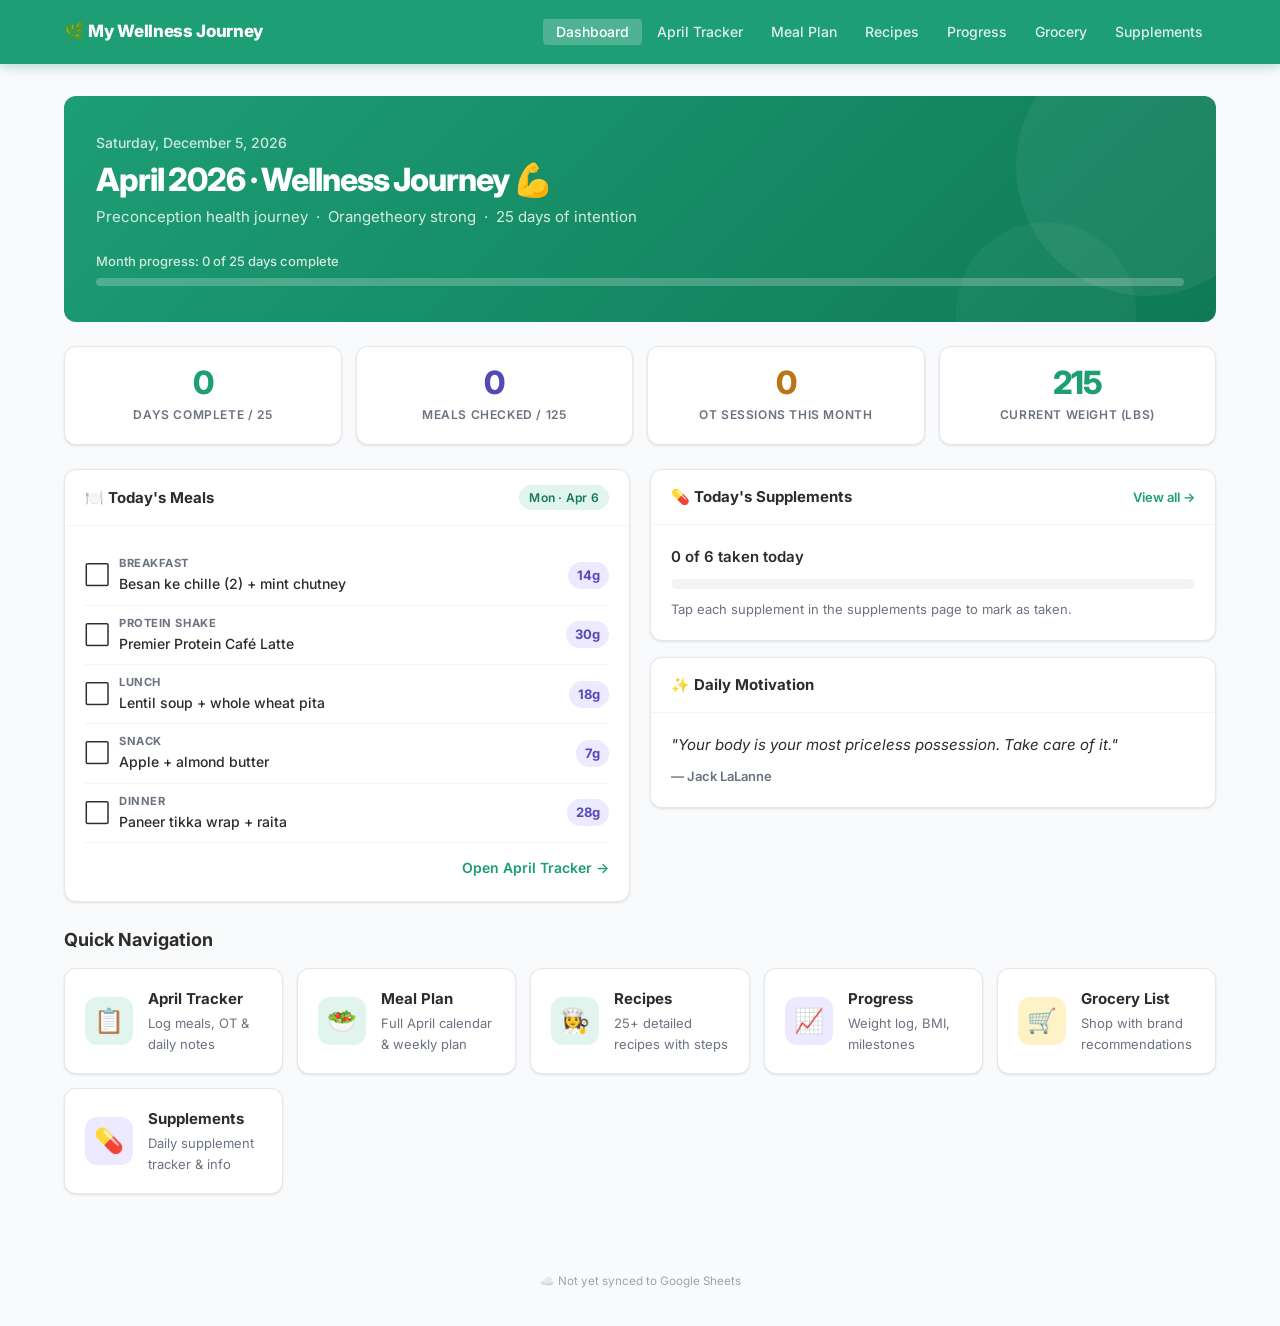
<file: index.html>
<!DOCTYPE html>
<html lang="en">
<head>
  <meta charset="UTF-8">
  <meta name="viewport" content="width=device-width, initial-scale=1.0">
  <title>My Wellness Journey — Dashboard</title>
  <link rel="stylesheet" href="styles.css">
  <style>
    .hero {
      background: linear-gradient(135deg, var(--teal) 0%, #0f7a56 100%);
      border-radius: var(--border-radius);
      padding: 36px 32px;
      color: white;
      margin-bottom: 24px;
      position: relative;
      overflow: hidden;
    }
    .hero::before {
      content: '';
      position: absolute;
      top: -60px; right: -60px;
      width: 260px; height: 260px;
      background: rgba(255,255,255,0.06);
      border-radius: 50%;
      pointer-events: none;
    }
    .hero::after {
      content: '';
      position: absolute;
      bottom: -80px; right: 80px;
      width: 180px; height: 180px;
      background: rgba(255,255,255,0.04);
      border-radius: 50%;
      pointer-events: none;
    }
    .hero-date  { font-size: 0.875rem; color: rgba(255,255,255,0.78); margin-bottom: 8px; font-weight: 500; }
    .hero-title { font-size: 2rem; font-weight: 800; letter-spacing: -0.035em; line-height: 1.15; margin-bottom: 6px; }
    .hero-sub   { color: rgba(255,255,255,0.82); font-size: 0.9375rem; }
    .hero-progress { margin-top: 22px; }
    .hero-progress-label { font-size: 0.8125rem; color: rgba(255,255,255,0.8); margin-bottom: 6px; font-weight: 500; }
    .hero-progress-track { background: rgba(255,255,255,0.22); border-radius: 999px; height: 8px; }
    .hero-progress-fill  { height: 100%; background: white; border-radius: 999px; transition: width 0.5s ease; }

    .two-col { display: grid; grid-template-columns: 1fr 1fr; gap: 20px; margin-bottom: 24px; }

    .today-meal-row {
      display: flex; align-items: center; gap: 10px;
      padding: 9px 0; border-bottom: 1px solid var(--gray-100);
    }
    .today-meal-row:last-of-type { border-bottom: none; }
    .today-meal-name { font-size: 0.7rem; font-weight: 700; text-transform: uppercase; letter-spacing: 0.05em; color: var(--text-light); }
    .today-meal-food { font-size: 0.875rem; color: var(--text); font-weight: 500; }

    .nav-shortcuts {
      display: grid;
      grid-template-columns: repeat(auto-fit, minmax(210px, 1fr));
      gap: 14px;
    }
    .shortcut-card {
      background: white; border: 1.5px solid var(--gray-200); border-radius: var(--border-radius);
      padding: 18px 20px; text-decoration: none; color: var(--text);
      transition: all 0.2s; display: flex; align-items: center; gap: 15px; box-shadow: var(--shadow-sm);
    }
    .shortcut-card:hover { transform: translateY(-3px); box-shadow: var(--shadow-lg); border-color: var(--teal); }
    .shortcut-icon {
      width: 48px; height: 48px; border-radius: 12px;
      display: flex; align-items: center; justify-content: center;
      font-size: 1.5rem; flex-shrink: 0;
    }
    .si-teal   { background: var(--teal-light); }
    .si-purple { background: var(--purple-light); }
    .si-amber  { background: var(--amber-light); }
    .shortcut-text h3 { font-size: 0.9375rem; font-weight: 700; margin-bottom: 2px; }
    .shortcut-text p  { font-size: 0.8125rem; color: var(--text-light); }

    @media (max-width: 768px) {
      .two-col { grid-template-columns: 1fr; }
      .hero-title { font-size: 1.5rem; }
      .hero { padding: 24px 20px; }
    }
  </style>
</head>
<body>

<nav class="navbar">
  <div class="nav-inner">
    <a class="nav-brand" href="index.html">🌿 My Wellness Journey</a>
    <button class="nav-toggle" id="navToggle" aria-label="Toggle navigation">
      <svg width="22" height="22" fill="none" stroke="currentColor" stroke-width="2.5" stroke-linecap="round">
        <path d="M3 11h16M3 6h16M3 16h16"/>
      </svg>
    </button>
    <ul class="nav-links" id="navLinks">
      <li><a href="index.html" class="active">Dashboard</a></li>
      <li><a href="tracker.html">April Tracker</a></li>
      <li><a href="meals.html">Meal Plan</a></li>
      <li><a href="recipes.html">Recipes</a></li>
      <li><a href="progress.html">Progress</a></li>
      <li><a href="grocery.html">Grocery</a></li>
      <li><a href="supplements.html">Supplements</a></li>
    </ul>
  </div>
</nav>

<div class="page-container">

  <!-- HERO BANNER -->
  <div class="hero">
    <div class="hero-date" id="heroDayDate"></div>
    <div class="hero-title">April 2026 · Wellness Journey 💪</div>
    <div class="hero-sub">Preconception health journey &nbsp;·&nbsp; Orangetheory strong &nbsp;·&nbsp; 25 days of intention</div>
    <div class="hero-progress">
      <div class="hero-progress-label" id="heroProgressLabel">Month progress: — of 30 days complete</div>
      <div class="hero-progress-track">
        <div class="hero-progress-fill" id="heroProgressFill" style="width:0%"></div>
      </div>
    </div>
  </div>

  <!-- STATS ROW -->
  <div class="stats-grid">
    <div class="stat-card">
      <div class="stat-value" id="statDays">0</div>
      <div class="stat-label">Days Complete / 25</div>
    </div>
    <div class="stat-card stat-purple">
      <div class="stat-value" id="statMeals">0</div>
      <div class="stat-label">Meals Checked / 125</div>
    </div>
    <div class="stat-card stat-amber">
      <div class="stat-value" id="statOT">0</div>
      <div class="stat-label">OT Sessions This Month</div>
    </div>
    <div class="stat-card">
      <div class="stat-value" id="statWeight">215</div>
      <div class="stat-label">Current Weight (lbs)</div>
    </div>
  </div>

  <!-- TODAY CARD + RIGHT PANEL -->
  <div class="two-col">

    <!-- TODAY'S MEALS -->
    <div class="card">
      <div class="card-header">
        <span class="card-title">🍽️ Today's Meals</span>
        <span class="badge badge-teal" id="todayBadge">April 2026</span>
      </div>
      <div class="card-body" id="todayBody">
        <div style="text-align:center;padding:36px 20px;color:var(--text-light)">
          <div style="font-size:2.25rem;margin-bottom:12px">📅</div>
          <p>Loading today's meals…</p>
        </div>
      </div>
    </div>

    <!-- RIGHT COLUMN -->
    <div style="display:flex;flex-direction:column;gap:16px;">

      <!-- TODAY'S SUPPLEMENTS -->
      <div class="card">
        <div class="card-header">
          <span class="card-title">💊 Today's Supplements</span>
          <a href="supplements.html" style="font-size:0.8125rem;color:var(--teal);font-weight:600;text-decoration:none">View all →</a>
        </div>
        <div class="card-body">
          <div style="font-size:0.9375rem;font-weight:600;color:var(--text);margin-bottom:10px">
            <span id="suppCount">0</span> of 6 taken today
          </div>
          <div class="progress-track" style="height:10px;">
            <div class="progress-fill" id="suppBar" style="width:0%"></div>
          </div>
          <div style="margin-top:10px;font-size:0.8125rem;color:var(--text-light)">Tap each supplement in the supplements page to mark as taken.</div>
        </div>
      </div>

      <!-- MOTIVATIONAL QUOTE -->
      <div class="card">
        <div class="card-header">
          <span class="card-title">✨ Daily Motivation</span>
        </div>
        <div class="card-body">
          <p id="quoteText" style="font-size:0.9375rem;line-height:1.65;color:var(--text);font-style:italic"></p>
          <div id="quoteAuthor" style="margin-top:8px;font-size:0.8125rem;color:var(--text-light);font-weight:600"></div>
        </div>
      </div>

    </div>
  </div>

  <!-- QUICK NAVIGATION -->
  <div>
    <h2 style="font-size:1.125rem;font-weight:700;margin-bottom:14px;">Quick Navigation</h2>
    <div class="nav-shortcuts">
      <a href="tracker.html" class="shortcut-card">
        <div class="shortcut-icon si-teal">📋</div>
        <div class="shortcut-text"><h3>April Tracker</h3><p>Log meals, OT &amp; daily notes</p></div>
      </a>
      <a href="meals.html" class="shortcut-card">
        <div class="shortcut-icon si-teal">🥗</div>
        <div class="shortcut-text"><h3>Meal Plan</h3><p>Full April calendar &amp; weekly plan</p></div>
      </a>
      <a href="recipes.html" class="shortcut-card">
        <div class="shortcut-icon si-teal">👩‍🍳</div>
        <div class="shortcut-text"><h3>Recipes</h3><p>25+ detailed recipes with steps</p></div>
      </a>
      <a href="progress.html" class="shortcut-card">
        <div class="shortcut-icon si-purple">📈</div>
        <div class="shortcut-text"><h3>Progress</h3><p>Weight log, BMI, milestones</p></div>
      </a>
      <a href="grocery.html" class="shortcut-card">
        <div class="shortcut-icon si-amber">🛒</div>
        <div class="shortcut-text"><h3>Grocery List</h3><p>Shop with brand recommendations</p></div>
      </a>
      <a href="supplements.html" class="shortcut-card">
        <div class="shortcut-icon si-purple">💊</div>
        <div class="shortcut-text"><h3>Supplements</h3><p>Daily supplement tracker &amp; info</p></div>
      </a>
    </div>
  </div>

</div>

<script src="data.js"></script>
<script src="sync.js"></script>
<script>
const APRIL_TRACKER_PREFIX = 'wellness_april_';
const SUPP_PREFIX          = 'wellness_supplements_';

const QUOTES = [
  { text: "Take care of your body. It's the only place you have to live.", author: "Jim Rohn" },
  { text: "Health is not about the weight you lose, but about the life you gain.", author: "Unknown" },
  { text: "Every day is a chance to be healthier than you were yesterday.", author: "Unknown" },
  { text: "Nourishing yourself in a way that helps you blossom in the direction you want to go is attainable.", author: "Deborah Day" },
  { text: "Consistency is more important than intensity. Show up every day.", author: "Unknown" },
  { text: "Your body is your most priceless possession. Take care of it.", author: "Jack LaLanne" },
  { text: "You don't have to be perfect, just keep going.", author: "Unknown" },
  { text: "Small steps every day lead to big transformations over time.", author: "Unknown" },
  { text: "Wellness is the complete integration of body, mind, and spirit.", author: "Greg Anderson" },
  { text: "The groundwork for all happiness is good health.", author: "Leigh Hunt" },
  { text: "An apple a day keeps the doctor away — but an intentional lifestyle keeps disease at bay.", author: "Unknown" },
  { text: "Your future self is watching you right now through your memories.", author: "Aubrey de Grey" },
  { text: "Strength doesn't come from what you can do. It comes from overcoming the things you once thought you couldn't.", author: "Rikki Rogers" },
  { text: "You are not a drop in the ocean. You are the entire ocean in a drop.", author: "Rumi" },
];

function init() {
  // Date display
  const now = new Date();
  const opts = { weekday:'long', year:'numeric', month:'long', day:'numeric' };
  document.getElementById('heroDayDate').textContent = now.toLocaleDateString('en-US', opts);

  // Quote of the day
  const dayOfMonth = now.getDate();
  const q = QUOTES[dayOfMonth % QUOTES.length];
  document.getElementById('quoteText').textContent   = '"' + q.text + '"';
  document.getElementById('quoteAuthor').textContent = '— ' + q.author;

  // Read tracker localStorage stats
  const DAYS = window.APRIL_DATA ? window.APRIL_DATA.days : [];
  let daysComplete=0, mealsChecked=0, otSessions=0;
  DAYS.forEach(d => {
    const s = JSON.parse(localStorage.getItem(APRIL_TRACKER_PREFIX + d.date) || 'null') || { meals:[false,false,false,false,false], ot:false };
    const mc = (s.meals || []).filter(Boolean).length;
    if (mc === 5) daysComplete++;
    mealsChecked += mc;
    if (s.ot) otSessions++;
  });

  document.getElementById('statDays').textContent   = daysComplete;
  document.getElementById('statMeals').textContent  = mealsChecked;
  document.getElementById('statOT').textContent     = otSessions;

  const daysInMonth = 25;
  document.getElementById('heroProgressFill').style.width  = (daysComplete/daysInMonth*100) + '%';
  document.getElementById('heroProgressLabel').textContent = `Month progress: ${daysComplete} of ${daysInMonth} days complete`;

  // Current weight
  const weights = JSON.parse(localStorage.getItem('wellness_weights') || '[]');
  const currentW = weights.length ? weights[weights.length-1].weight : 215;
  document.getElementById('statWeight').textContent = currentW;

  // Supplements
  const todayDate = now.toISOString().split('T')[0];
  const suppData  = JSON.parse(localStorage.getItem(SUPP_PREFIX + todayDate) || 'null') || new Array(6).fill(false);
  const suppCount = suppData.filter(Boolean).length;
  document.getElementById('suppCount').textContent    = suppCount;
  document.getElementById('suppBar').style.width      = (suppCount/6*100) + '%';

  // Today's meals from APRIL_DATA
  if (!window.APRIL_DATA) return;
  const todayStr = todayDate;
  const todayDay = DAYS.find(d => d.date === todayStr) || DAYS[0];

  if (todayDay) {
    const MONTHS_SHORT = ['Jan','Feb','Mar','Apr','May','Jun','Jul','Aug','Sep','Oct','Nov','Dec'];
    const d = new Date(todayDay.date + 'T12:00:00');
    document.getElementById('todayBadge').textContent = todayDay.dow + ' · ' + todayDay.short;

    const savedDay = JSON.parse(localStorage.getItem(APRIL_TRACKER_PREFIX + todayDay.date) || 'null') || { meals:[false,false,false,false,false] };
    const checked  = savedDay.meals || [false,false,false,false,false];
    let html = '';
    todayDay.meals.forEach((m, i) => {
      const ck = checked[i];
      html += `<div class="today-meal-row">
        <span style="font-size:1.1rem">${ck ? '✅' : '⬜'}</span>
        <div style="flex:1;min-width:0">
          <div class="today-meal-name">${m.type}</div>
          <div class="today-meal-food" style="${ck ? 'text-decoration:line-through;opacity:0.55':''}">${m.food}</div>
        </div>
        <span class="protein-pill">${m.protein}g</span>
      </div>`;
    });
    html += `<div style="margin-top:12px;text-align:right"><a href="tracker.html" style="font-size:0.875rem;color:var(--teal);font-weight:600;text-decoration:none">Open April Tracker →</a></div>`;
    document.getElementById('todayBody').innerHTML = html;
  }
}

document.getElementById('navToggle').addEventListener('click', () => {
  document.getElementById('navLinks').classList.toggle('open');
});

init();
</script>
</body>
</html>
</file>
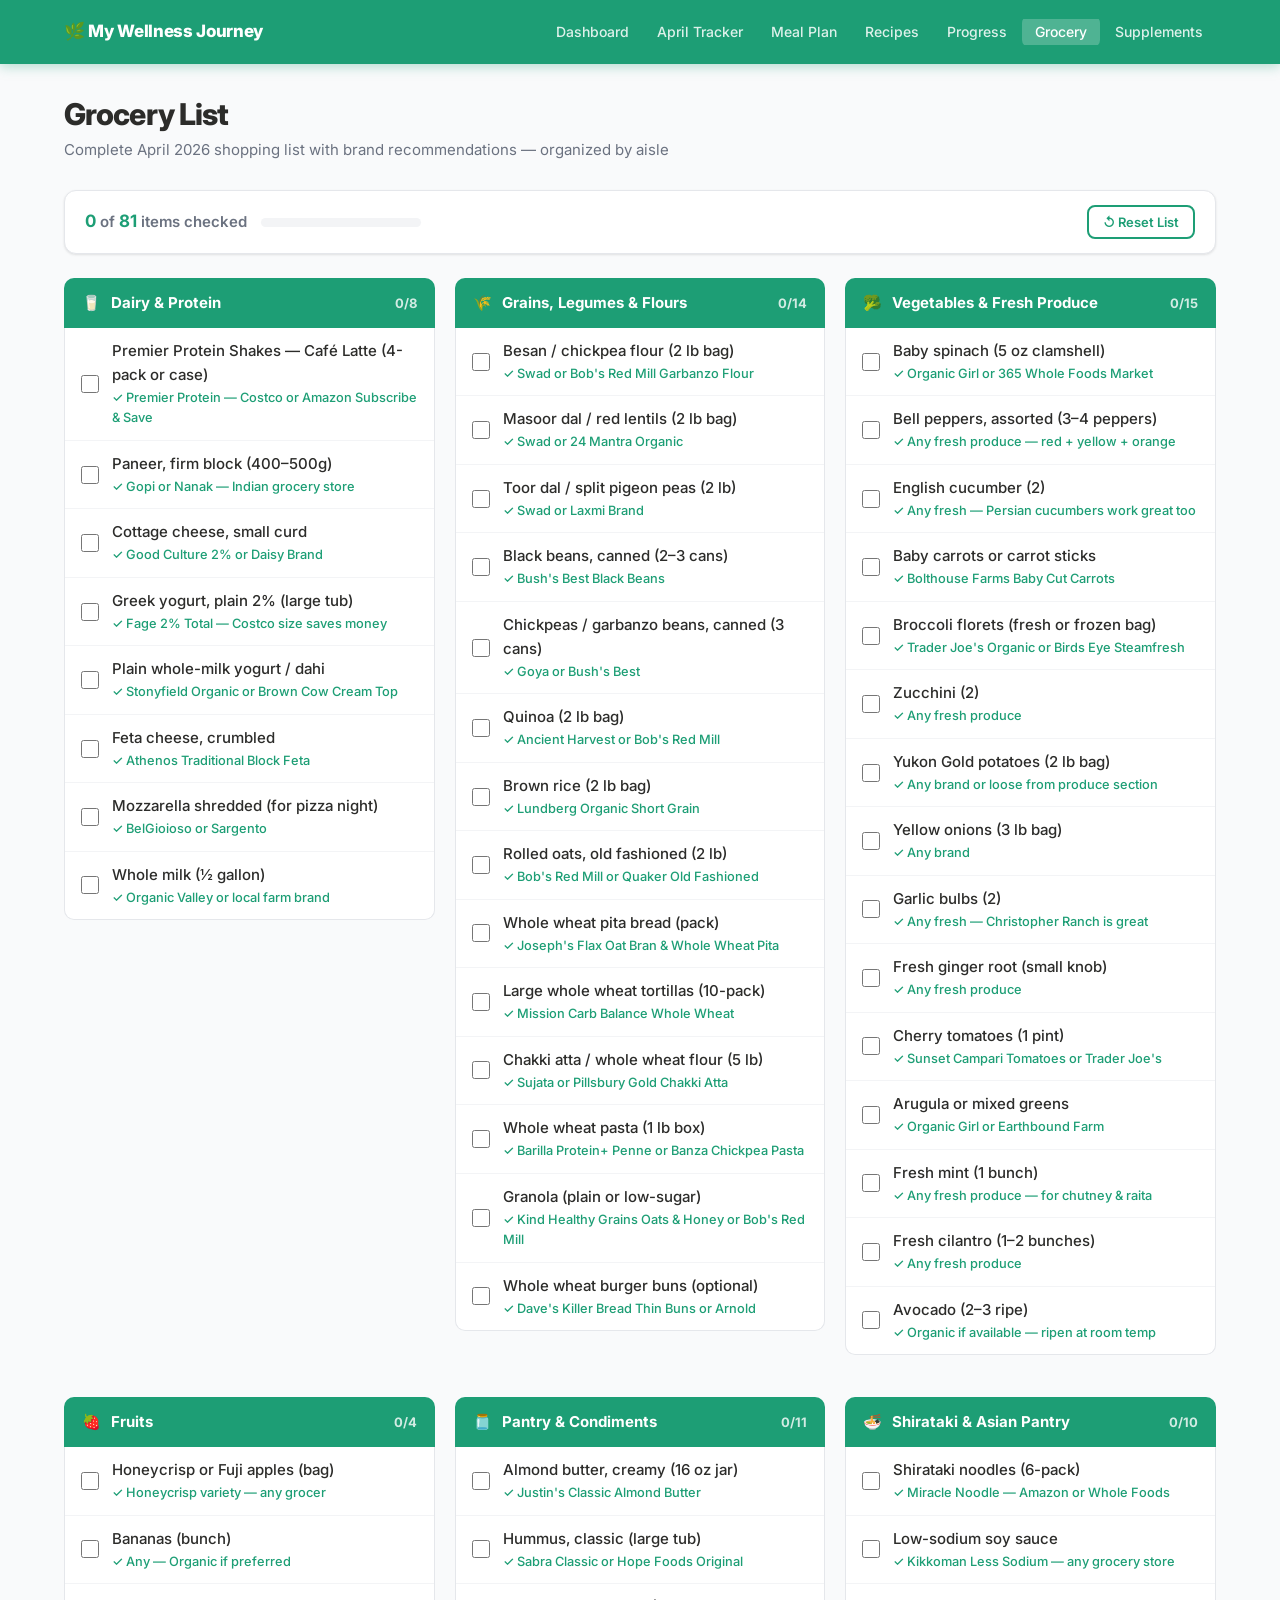
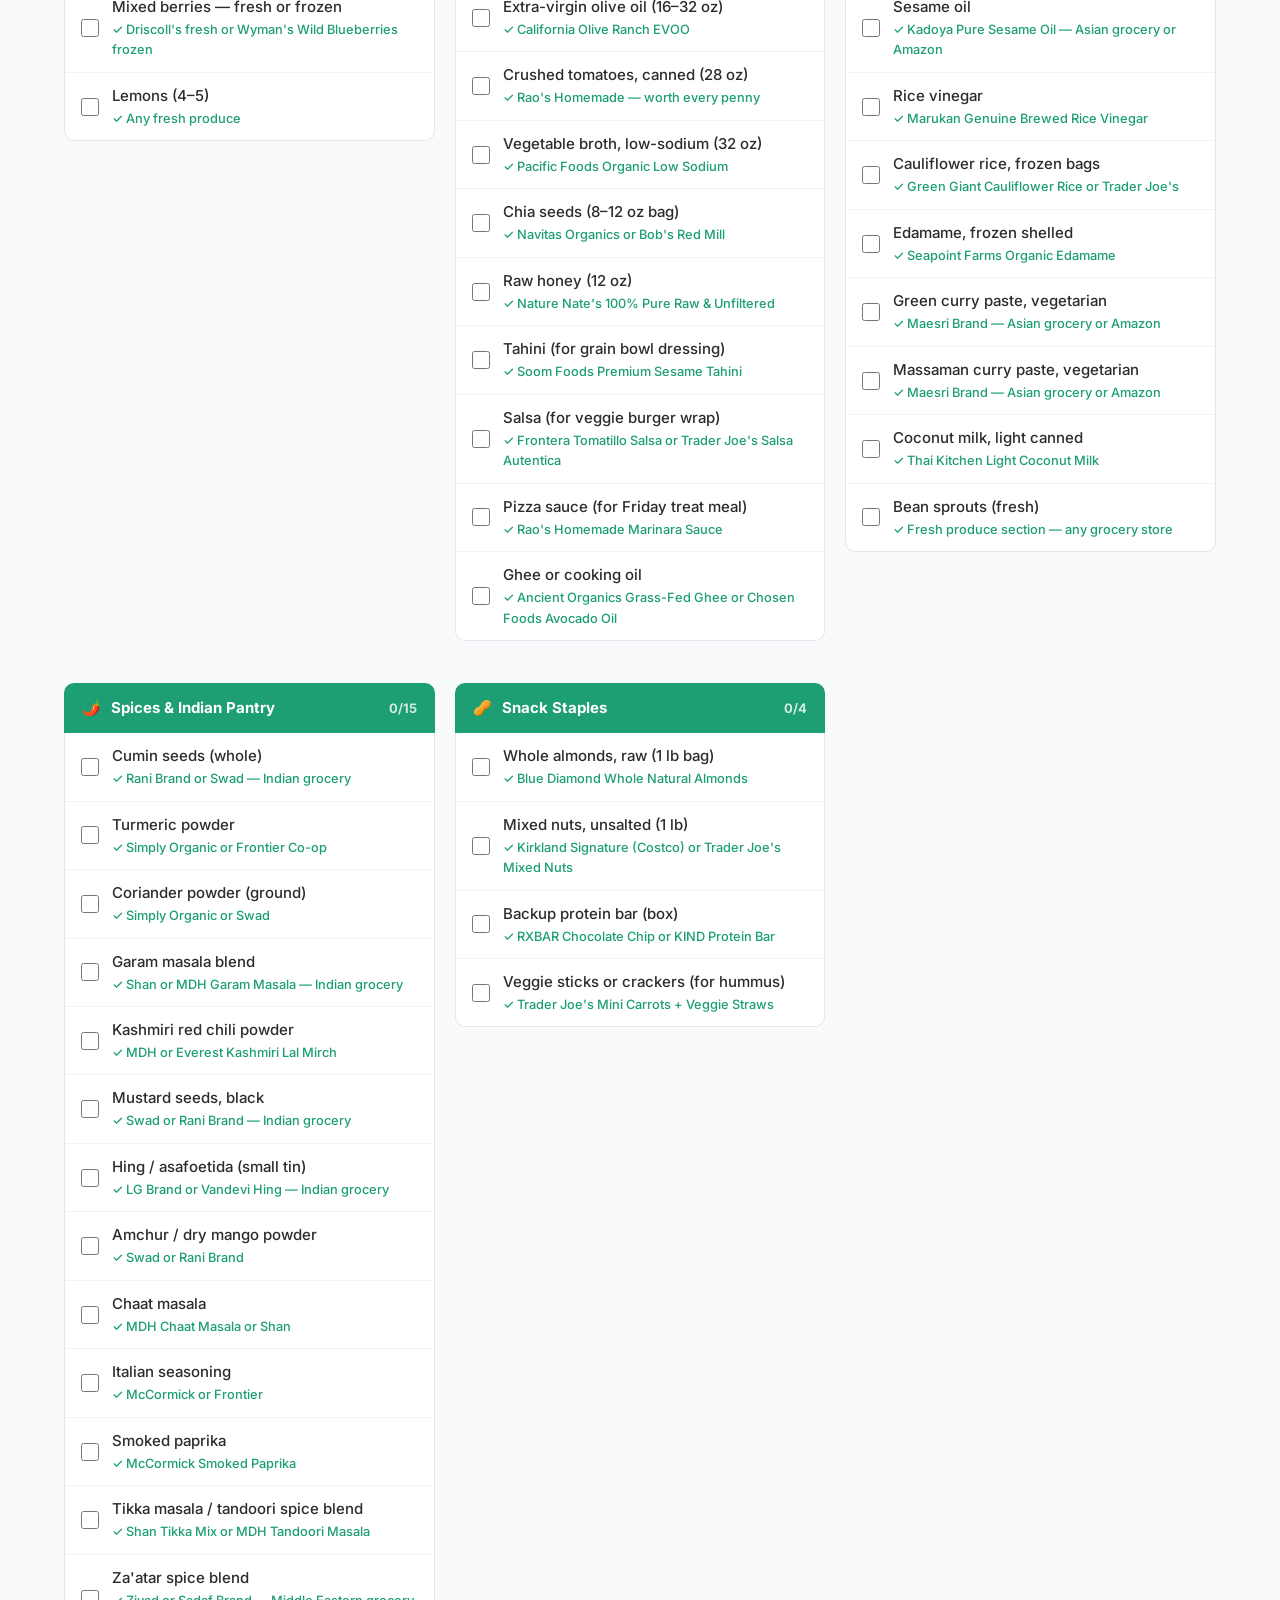
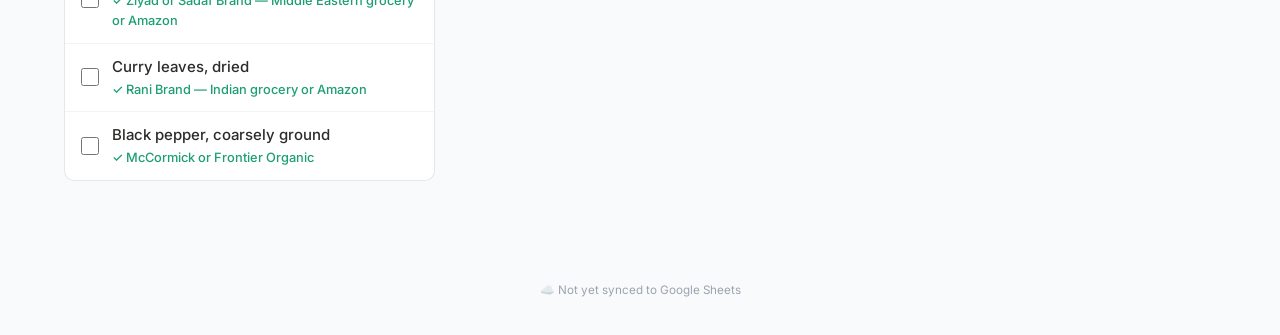
<file: grocery.html>
<!DOCTYPE html>
<html lang="en">
<head>
  <meta charset="UTF-8">
  <meta name="viewport" content="width=device-width, initial-scale=1.0">
  <title>My Wellness Journey — Grocery List</title>
  <link rel="stylesheet" href="styles.css">
  <style>
    .grocery-grid {
      display: grid;
      grid-template-columns: repeat(auto-fill, minmax(340px, 1fr));
      gap: 20px;
    }
    .grocery-progress-bar { margin-bottom: 28px; }
    .reset-bar {
      display: flex; align-items: center; justify-content: space-between; flex-wrap: wrap; gap: 12px;
      background: white; border: 1px solid var(--gray-200); border-radius: var(--border-radius);
      padding: 14px 20px; margin-bottom: 24px; box-shadow: var(--shadow-sm);
    }
    .reset-bar-left { display: flex; align-items: center; gap: 14px; }
    .grocery-check-count { font-size: 0.9375rem; font-weight: 600; color: var(--text-light); }
    .grocery-check-count strong { color: var(--teal); font-size: 1.0625rem; }
  </style>
</head>
<body>

<nav class="navbar">
  <div class="nav-inner">
    <a class="nav-brand" href="index.html">🌿 My Wellness Journey</a>
    <button class="nav-toggle" id="navToggle" aria-label="Toggle navigation">
      <svg width="22" height="22" fill="none" stroke="currentColor" stroke-width="2.5" stroke-linecap="round">
        <path d="M3 11h16M3 6h16M3 16h16"/>
      </svg>
    </button>
    <ul class="nav-links" id="navLinks">
      <li><a href="index.html">Dashboard</a></li>
      <li><a href="tracker.html">April Tracker</a></li>
      <li><a href="meals.html">Meal Plan</a></li>
      <li><a href="recipes.html">Recipes</a></li>
      <li><a href="progress.html">Progress</a></li>
      <li><a href="grocery.html" class="active">Grocery</a></li>
      <li><a href="supplements.html">Supplements</a></li>
    </ul>
  </div>
</nav>

<div class="page-container">
  <div class="page-header">
    <h1 class="page-title">Grocery List</h1>
    <p class="page-subtitle">Complete April 2026 shopping list with brand recommendations — organized by aisle</p>
  </div>

  <!-- PROGRESS + RESET BAR -->
  <div class="reset-bar">
    <div class="reset-bar-left">
      <span class="grocery-check-count"><strong id="checkedCount">0</strong> of <strong id="totalCount">0</strong> items checked</span>
      <div style="width:160px">
        <div class="progress-track" style="height:9px">
          <div class="progress-fill" id="groceryProgressFill" style="width:0%"></div>
        </div>
      </div>
    </div>
    <button class="btn btn-outline btn-sm" onclick="resetList()">↺ Reset List</button>
  </div>

  <div class="grocery-grid" id="groceryGrid"></div>
</div>

<script src="sync.js"></script>
<script>
const CATEGORIES = [
  {
    icon: '🥛',
    name: 'Dairy & Protein',
    items: [
      { name: 'Premier Protein Shakes — Café Latte (4-pack or case)', brand: 'Premier Protein — Costco or Amazon Subscribe & Save' },
      { name: 'Paneer, firm block (400–500g)', brand: 'Gopi or Nanak — Indian grocery store' },
      { name: 'Cottage cheese, small curd', brand: 'Good Culture 2% or Daisy Brand' },
      { name: 'Greek yogurt, plain 2% (large tub)', brand: 'Fage 2% Total — Costco size saves money' },
      { name: 'Plain whole-milk yogurt / dahi', brand: 'Stonyfield Organic or Brown Cow Cream Top' },
      { name: 'Feta cheese, crumbled', brand: 'Athenos Traditional Block Feta' },
      { name: 'Mozzarella shredded (for pizza night)', brand: 'BelGioioso or Sargento' },
      { name: 'Whole milk (½ gallon)', brand: 'Organic Valley or local farm brand' },
    ]
  },
  {
    icon: '🌾',
    name: 'Grains, Legumes & Flours',
    items: [
      { name: 'Besan / chickpea flour (2 lb bag)', brand: 'Swad or Bob\'s Red Mill Garbanzo Flour' },
      { name: 'Masoor dal / red lentils (2 lb bag)', brand: 'Swad or 24 Mantra Organic' },
      { name: 'Toor dal / split pigeon peas (2 lb)', brand: 'Swad or Laxmi Brand' },
      { name: 'Black beans, canned (2–3 cans)', brand: 'Bush\'s Best Black Beans' },
      { name: 'Chickpeas / garbanzo beans, canned (3 cans)', brand: 'Goya or Bush\'s Best' },
      { name: 'Quinoa (2 lb bag)', brand: 'Ancient Harvest or Bob\'s Red Mill' },
      { name: 'Brown rice (2 lb bag)', brand: 'Lundberg Organic Short Grain' },
      { name: 'Rolled oats, old fashioned (2 lb)', brand: 'Bob\'s Red Mill or Quaker Old Fashioned' },
      { name: 'Whole wheat pita bread (pack)', brand: 'Joseph\'s Flax Oat Bran & Whole Wheat Pita' },
      { name: 'Large whole wheat tortillas (10-pack)', brand: 'Mission Carb Balance Whole Wheat' },
      { name: 'Chakki atta / whole wheat flour (5 lb)', brand: 'Sujata or Pillsbury Gold Chakki Atta' },
      { name: 'Whole wheat pasta (1 lb box)', brand: 'Barilla Protein+ Penne or Banza Chickpea Pasta' },
      { name: 'Granola (plain or low-sugar)', brand: 'Kind Healthy Grains Oats & Honey or Bob\'s Red Mill' },
      { name: 'Whole wheat burger buns (optional)', brand: 'Dave\'s Killer Bread Thin Buns or Arnold' },
    ]
  },
  {
    icon: '🥦',
    name: 'Vegetables & Fresh Produce',
    items: [
      { name: 'Baby spinach (5 oz clamshell)', brand: 'Organic Girl or 365 Whole Foods Market' },
      { name: 'Bell peppers, assorted (3–4 peppers)', brand: 'Any fresh produce — red + yellow + orange' },
      { name: 'English cucumber (2)', brand: 'Any fresh — Persian cucumbers work great too' },
      { name: 'Baby carrots or carrot sticks', brand: 'Bolthouse Farms Baby Cut Carrots' },
      { name: 'Broccoli florets (fresh or frozen bag)', brand: 'Trader Joe\'s Organic or Birds Eye Steamfresh' },
      { name: 'Zucchini (2)', brand: 'Any fresh produce' },
      { name: 'Yukon Gold potatoes (2 lb bag)', brand: 'Any brand or loose from produce section' },
      { name: 'Yellow onions (3 lb bag)', brand: 'Any brand' },
      { name: 'Garlic bulbs (2)', brand: 'Any fresh — Christopher Ranch is great' },
      { name: 'Fresh ginger root (small knob)', brand: 'Any fresh produce' },
      { name: 'Cherry tomatoes (1 pint)', brand: 'Sunset Campari Tomatoes or Trader Joe\'s' },
      { name: 'Arugula or mixed greens', brand: 'Organic Girl or Earthbound Farm' },
      { name: 'Fresh mint (1 bunch)', brand: 'Any fresh produce — for chutney & raita' },
      { name: 'Fresh cilantro (1–2 bunches)', brand: 'Any fresh produce' },
      { name: 'Avocado (2–3 ripe)', brand: 'Organic if available — ripen at room temp' },
    ]
  },
  {
    icon: '🍓',
    name: 'Fruits',
    items: [
      { name: 'Honeycrisp or Fuji apples (bag)', brand: 'Honeycrisp variety — any grocer' },
      { name: 'Bananas (bunch)', brand: 'Any — Organic if preferred' },
      { name: 'Mixed berries — fresh or frozen', brand: 'Driscoll\'s fresh or Wyman\'s Wild Blueberries frozen' },
      { name: 'Lemons (4–5)', brand: 'Any fresh produce' },
    ]
  },
  {
    icon: '🫙',
    name: 'Pantry & Condiments',
    items: [
      { name: 'Almond butter, creamy (16 oz jar)', brand: 'Justin\'s Classic Almond Butter' },
      { name: 'Hummus, classic (large tub)', brand: 'Sabra Classic or Hope Foods Original' },
      { name: 'Extra-virgin olive oil (16–32 oz)', brand: 'California Olive Ranch EVOO' },
      { name: 'Crushed tomatoes, canned (28 oz)', brand: 'Rao\'s Homemade — worth every penny' },
      { name: 'Vegetable broth, low-sodium (32 oz)', brand: 'Pacific Foods Organic Low Sodium' },
      { name: 'Chia seeds (8–12 oz bag)', brand: 'Navitas Organics or Bob\'s Red Mill' },
      { name: 'Raw honey (12 oz)', brand: 'Nature Nate\'s 100% Pure Raw & Unfiltered' },
      { name: 'Tahini (for grain bowl dressing)', brand: 'Soom Foods Premium Sesame Tahini' },
      { name: 'Salsa (for veggie burger wrap)', brand: 'Frontera Tomatillo Salsa or Trader Joe\'s Salsa Autentica' },
      { name: 'Pizza sauce (for Friday treat meal)', brand: 'Rao\'s Homemade Marinara Sauce' },
      { name: 'Ghee or cooking oil', brand: 'Ancient Organics Grass-Fed Ghee or Chosen Foods Avocado Oil' },
    ]
  },
  {
    icon: '🍜',
    name: 'Shirataki & Asian Pantry',
    items: [
      { name: 'Shirataki noodles (6-pack)', brand: 'Miracle Noodle — Amazon or Whole Foods' },
      { name: 'Low-sodium soy sauce', brand: 'Kikkoman Less Sodium — any grocery store' },
      { name: 'Sesame oil', brand: 'Kadoya Pure Sesame Oil — Asian grocery or Amazon' },
      { name: 'Rice vinegar', brand: 'Marukan Genuine Brewed Rice Vinegar' },
      { name: 'Cauliflower rice, frozen bags', brand: 'Green Giant Cauliflower Rice or Trader Joe\'s' },
      { name: 'Edamame, frozen shelled', brand: 'Seapoint Farms Organic Edamame' },
      { name: 'Green curry paste, vegetarian', brand: 'Maesri Brand — Asian grocery or Amazon' },
      { name: 'Massaman curry paste, vegetarian', brand: 'Maesri Brand — Asian grocery or Amazon' },
      { name: 'Coconut milk, light canned', brand: 'Thai Kitchen Light Coconut Milk' },
      { name: 'Bean sprouts (fresh)', brand: 'Fresh produce section — any grocery store' },
    ]
  },
  {
    icon: '🌶️',
    name: 'Spices & Indian Pantry',
    items: [
      { name: 'Cumin seeds (whole)', brand: 'Rani Brand or Swad — Indian grocery' },
      { name: 'Turmeric powder', brand: 'Simply Organic or Frontier Co-op' },
      { name: 'Coriander powder (ground)', brand: 'Simply Organic or Swad' },
      { name: 'Garam masala blend', brand: 'Shan or MDH Garam Masala — Indian grocery' },
      { name: 'Kashmiri red chili powder', brand: 'MDH or Everest Kashmiri Lal Mirch' },
      { name: 'Mustard seeds, black', brand: 'Swad or Rani Brand — Indian grocery' },
      { name: 'Hing / asafoetida (small tin)', brand: 'LG Brand or Vandevi Hing — Indian grocery' },
      { name: 'Amchur / dry mango powder', brand: 'Swad or Rani Brand' },
      { name: 'Chaat masala', brand: 'MDH Chaat Masala or Shan' },
      { name: 'Italian seasoning', brand: 'McCormick or Frontier' },
      { name: 'Smoked paprika', brand: 'McCormick Smoked Paprika' },
      { name: 'Tikka masala / tandoori spice blend', brand: 'Shan Tikka Mix or MDH Tandoori Masala' },
      { name: 'Za\'atar spice blend', brand: 'Ziyad or Sadaf Brand — Middle Eastern grocery or Amazon' },
      { name: 'Curry leaves, dried', brand: 'Rani Brand — Indian grocery or Amazon' },
      { name: 'Black pepper, coarsely ground', brand: 'McCormick or Frontier Organic' },
    ]
  },
  {
    icon: '🥜',
    name: 'Snack Staples',
    items: [
      { name: 'Whole almonds, raw (1 lb bag)', brand: 'Blue Diamond Whole Natural Almonds' },
      { name: 'Mixed nuts, unsalted (1 lb)', brand: 'Kirkland Signature (Costco) or Trader Joe\'s Mixed Nuts' },
      { name: 'Backup protein bar (box)', brand: 'RXBAR Chocolate Chip or KIND Protein Bar' },
      { name: 'Veggie sticks or crackers (for hummus)', brand: 'Trader Joe\'s Mini Carrots + Veggie Straws' },
    ]
  },
];

const STORAGE_KEY = 'wellness_grocery';

function loadChecked() { return JSON.parse(localStorage.getItem(STORAGE_KEY) || '{}'); }
function saveChecked(obj) {
  localStorage.setItem(STORAGE_KEY, JSON.stringify(obj));
  if (window.GS) GS.post('Grocery', obj);
}

function getItemKey(catIdx, itemIdx) { return `c${catIdx}_i${itemIdx}`; }

function render() {
  const checked = loadChecked();
  const grid    = document.getElementById('groceryGrid');
  grid.innerHTML = '';

  let totalItems   = 0;
  let checkedItems = 0;

  CATEGORIES.forEach((cat, ci) => {
    totalItems += cat.items.length;

    const catDiv = document.createElement('div');
    catDiv.className = 'grocery-category';

    const catCheckedCount = cat.items.filter((_,ii) => checked[getItemKey(ci,ii)]).length;
    checkedItems += catCheckedCount;

    catDiv.innerHTML = `
      <div class="grocery-cat-head">
        <span>${cat.icon}</span>
        <span>${cat.name}</span>
        <span style="margin-left:auto;opacity:0.8;font-size:0.8125rem">${catCheckedCount}/${cat.items.length}</span>
      </div>
      <div class="grocery-items" id="catItems-${ci}"></div>
    `;

    grid.appendChild(catDiv);

    const itemsContainer = document.getElementById('catItems-'+ci);
    cat.items.forEach((item, ii) => {
      const key     = getItemKey(ci, ii);
      const isChecked = checked[key] || false;

      const itemDiv = document.createElement('label');
      itemDiv.className = 'grocery-item' + (isChecked ? ' g-checked' : '');
      itemDiv.innerHTML = `
        <input type="checkbox" ${isChecked ? 'checked' : ''}>
        <div style="flex:1;min-width:0">
          <div class="grocery-item-name">${item.name}</div>
          <div class="grocery-item-brand">✓ ${item.brand}</div>
        </div>
      `;

      const cb = itemDiv.querySelector('input');
      cb.addEventListener('change', e => {
        const c = loadChecked();
        if (e.target.checked) c[key] = true;
        else delete c[key];
        saveChecked(c);
        render();
      });

      itemsContainer.appendChild(itemDiv);
    });
  });

  // Update progress
  document.getElementById('checkedCount').textContent = checkedItems;
  document.getElementById('totalCount').textContent   = totalItems;
  document.getElementById('groceryProgressFill').style.width = (totalItems ? checkedItems/totalItems*100 : 0) + '%';
}

function resetList() {
  if (!confirm('Uncheck all grocery items? Great for a fresh shopping trip!')) return;
  localStorage.removeItem(STORAGE_KEY);
  render();
}

document.getElementById('navToggle').addEventListener('click', () => {
  document.getElementById('navLinks').classList.toggle('open');
});

render();

// ─── CLOUD SYNC LOAD ──────────────────────────────────────────────────────
window.addEventListener('load', async () => {
  if (!window.GS) return;
  const cloud = await GS.get('Grocery');
  if (!cloud || typeof cloud !== 'object') return;
  const local = loadChecked();
  if (JSON.stringify(cloud) !== JSON.stringify(local)) {
    localStorage.setItem(STORAGE_KEY, JSON.stringify(cloud));
    render();
  }
});
</script>
</body>
</html>
</file>
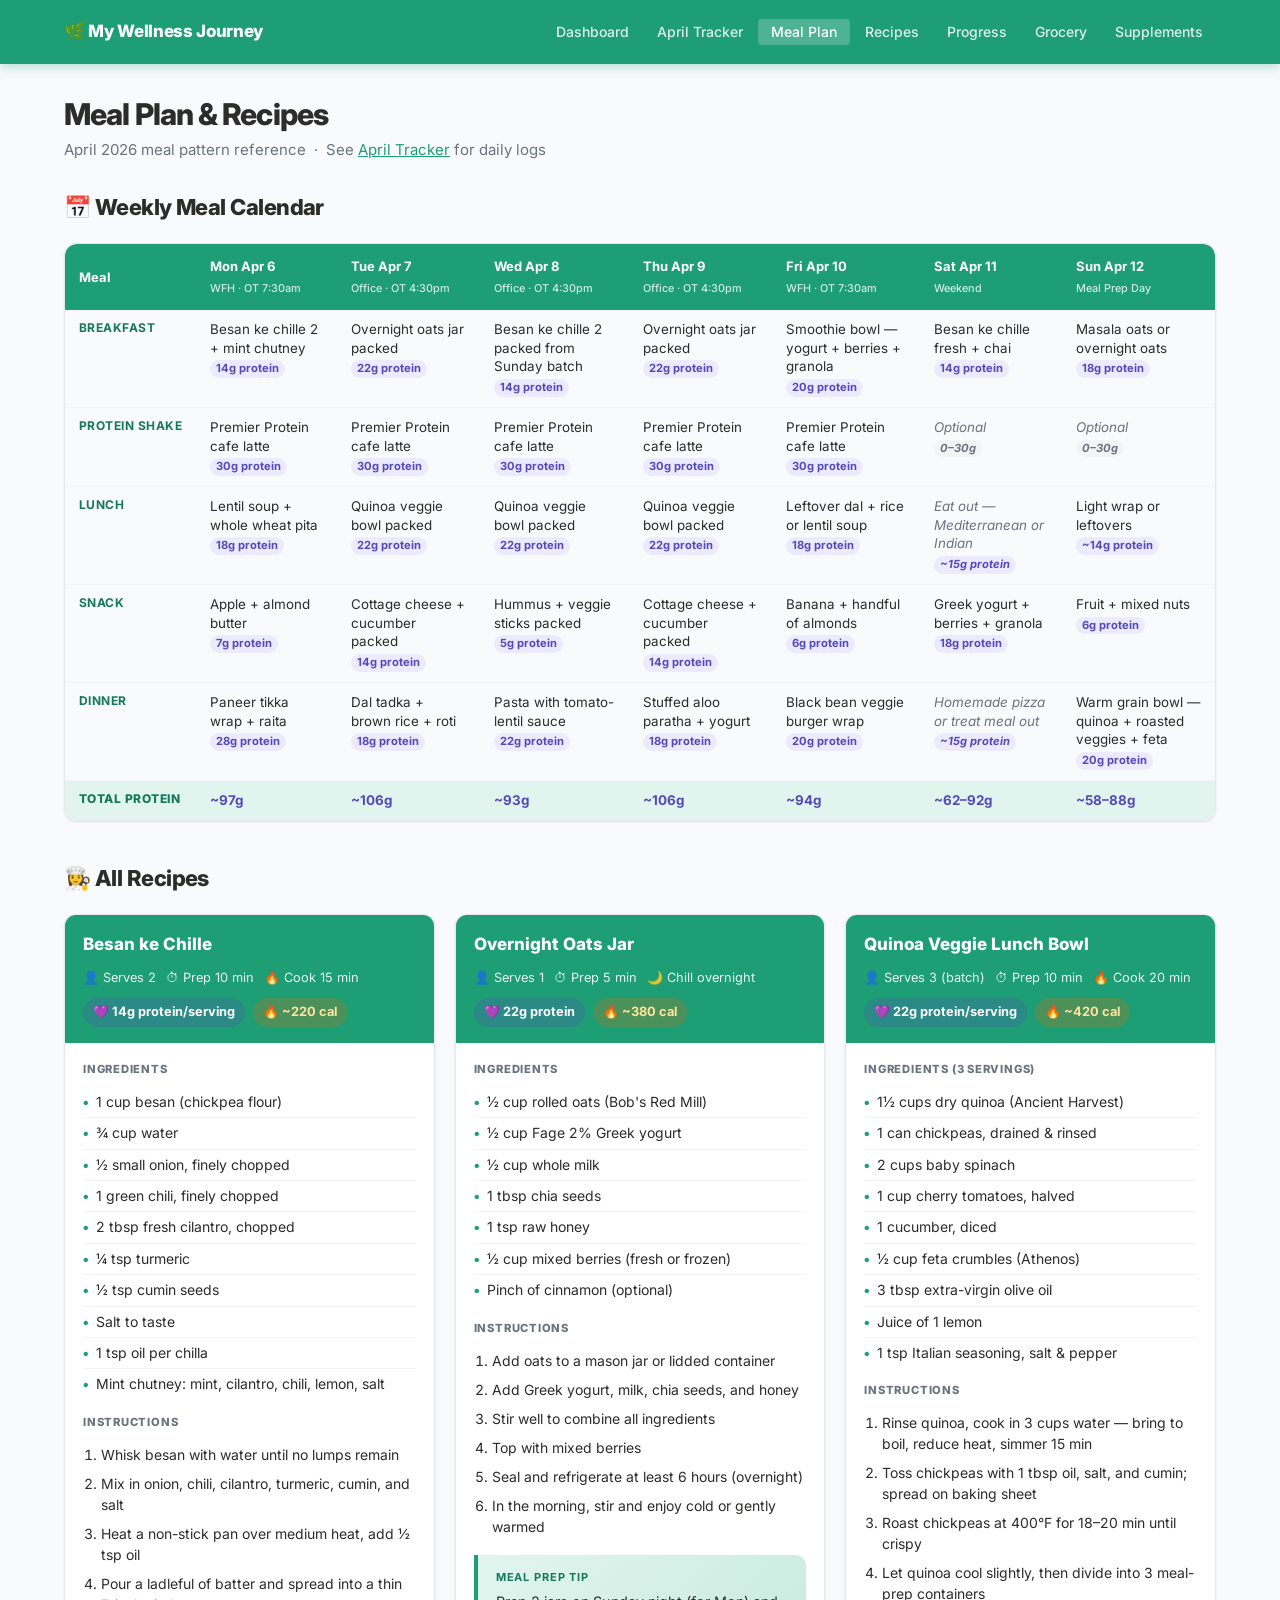
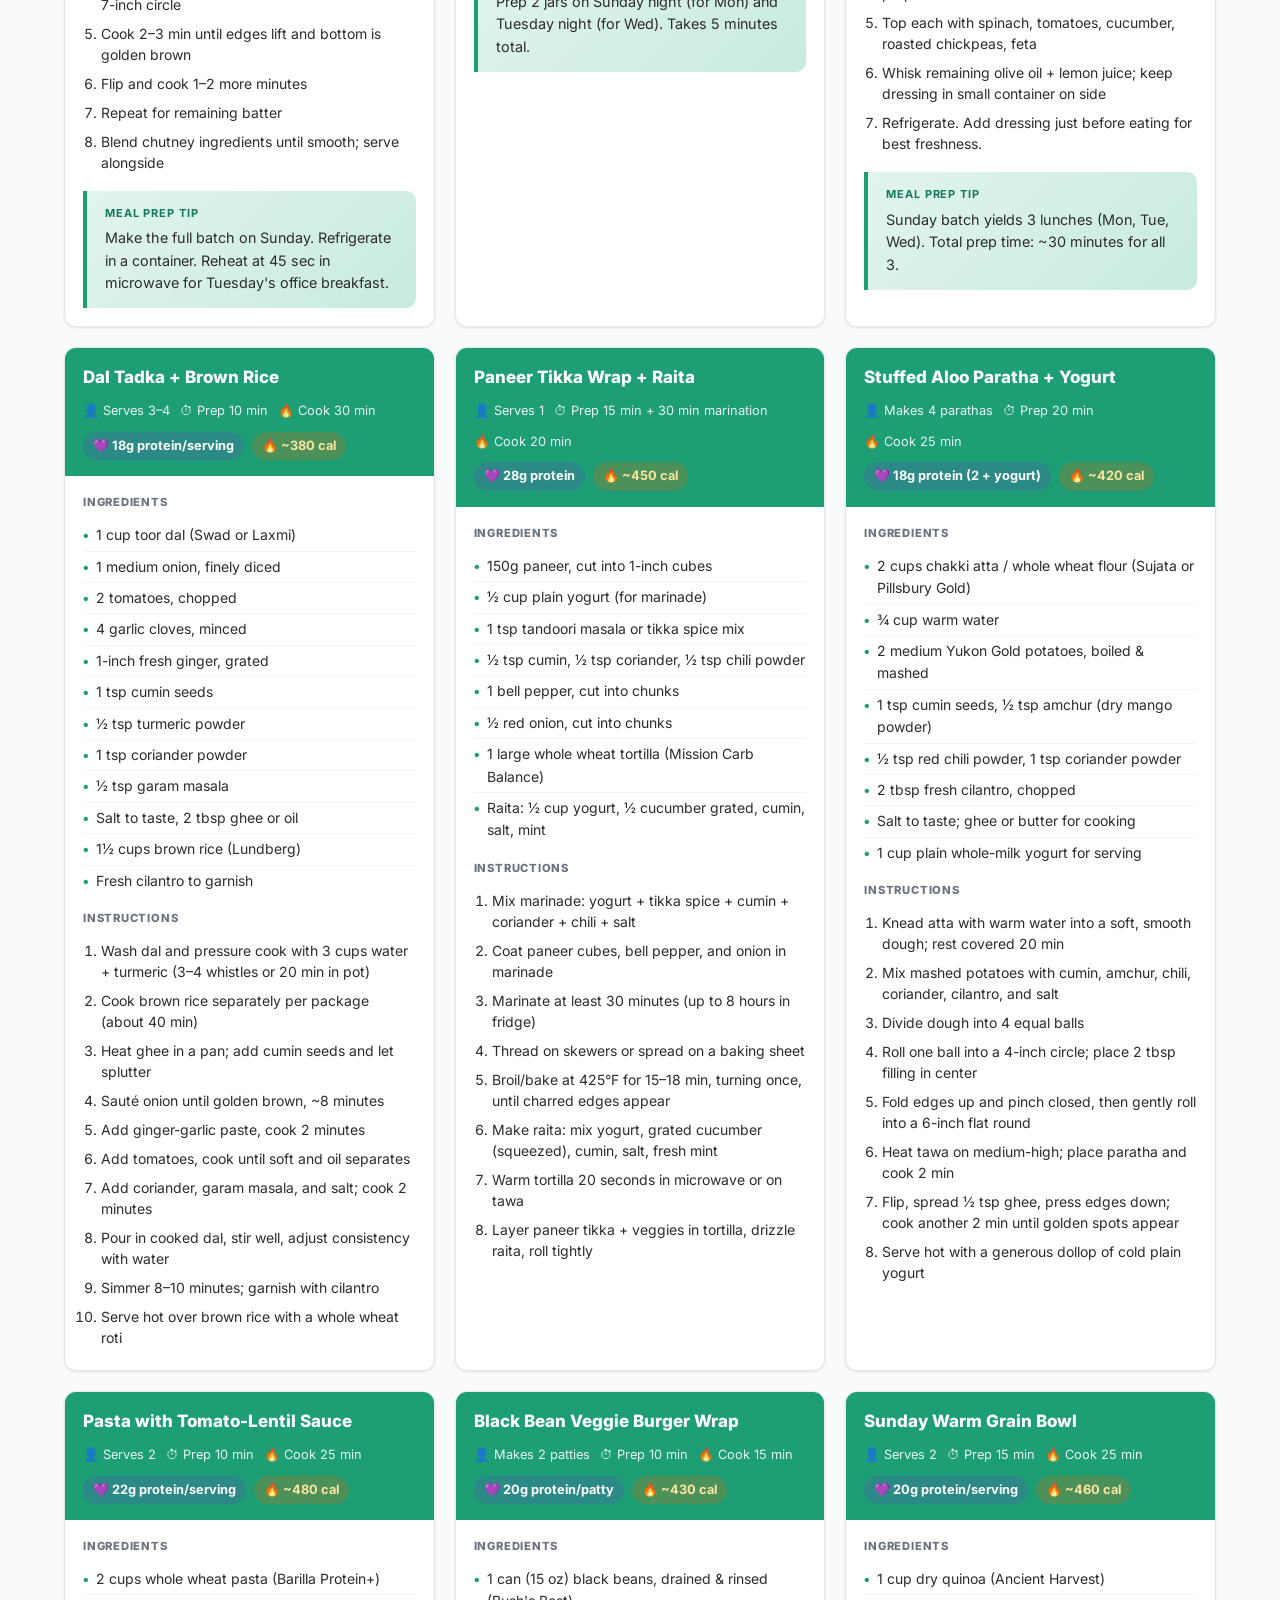
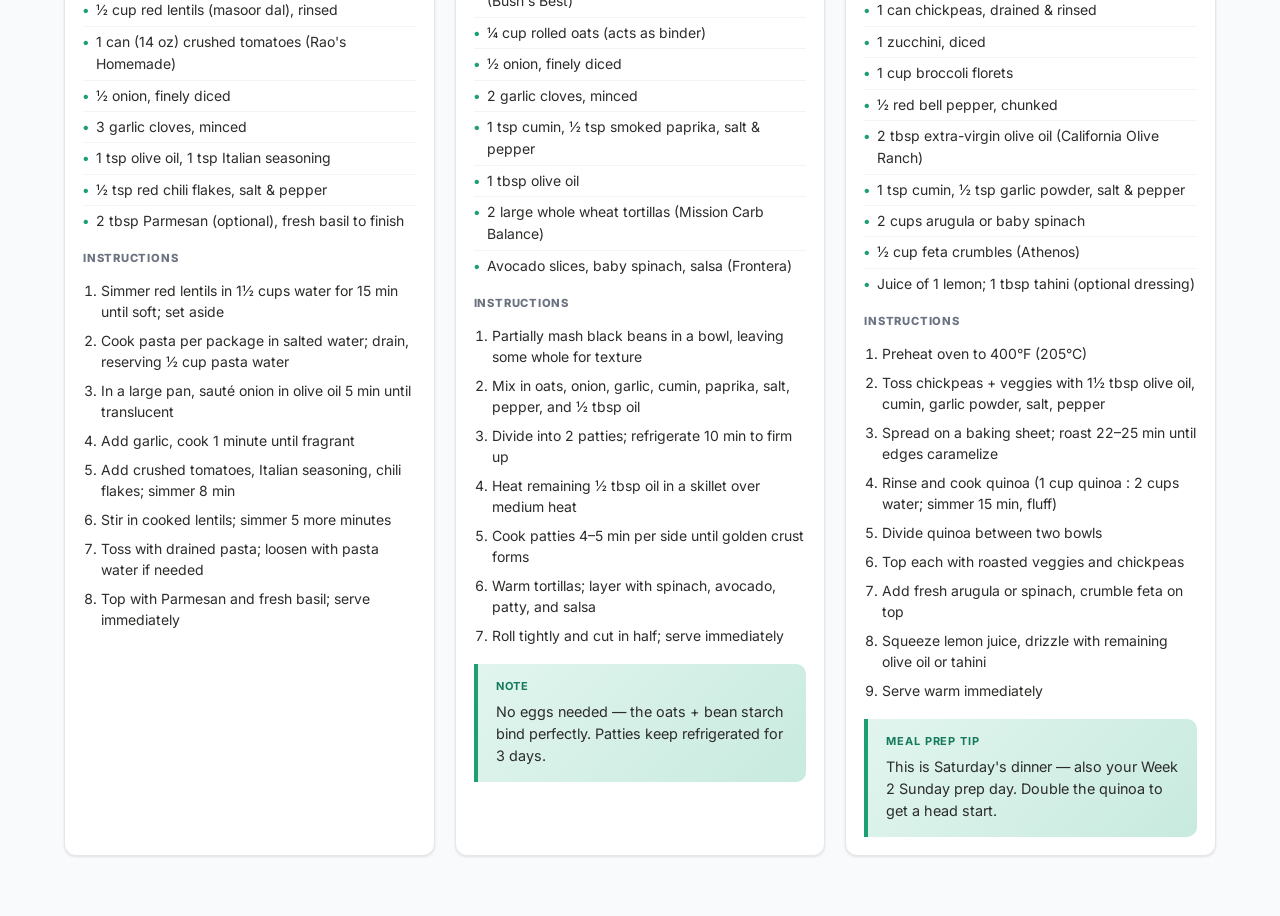
<file: meals.html>
<!DOCTYPE html>
<html lang="en">
<head>
  <meta charset="UTF-8">
  <meta name="viewport" content="width=device-width, initial-scale=1.0">
  <title>My Wellness Journey — Meal Plan &amp; Recipes</title>
  <link rel="stylesheet" href="styles.css">
  <style>
    .section-title {
      font-size: 1.375rem; font-weight: 800; color: var(--text);
      letter-spacing: -0.025em; margin-bottom: 18px; margin-top: 40px;
      display: flex; align-items: center; gap: 10px;
    }
    .section-title:first-of-type { margin-top: 0; }
  </style>
</head>
<body>

<nav class="navbar">
  <div class="nav-inner">
    <a class="nav-brand" href="index.html">🌿 My Wellness Journey</a>
    <button class="nav-toggle" id="navToggle" aria-label="Toggle navigation">
      <svg width="22" height="22" fill="none" stroke="currentColor" stroke-width="2.5" stroke-linecap="round">
        <path d="M3 11h16M3 6h16M3 16h16"/>
      </svg>
    </button>
    <ul class="nav-links" id="navLinks">
      <li><a href="index.html">Dashboard</a></li>
      <li><a href="tracker.html">April Tracker</a></li>
      <li><a href="meals.html" class="active">Meal Plan</a></li>
      <li><a href="recipes.html">Recipes</a></li>
      <li><a href="progress.html">Progress</a></li>
      <li><a href="grocery.html">Grocery</a></li>
      <li><a href="supplements.html">Supplements</a></li>
    </ul>
  </div>
</nav>

<div class="page-container">
  <div class="page-header">
    <h1 class="page-title">Meal Plan &amp; Recipes</h1>
    <p class="page-subtitle">April 2026 meal pattern reference &nbsp;·&nbsp; See <a href="tracker.html" style="color:var(--teal)">April Tracker</a> for daily logs</p>
  </div>

  <!-- ═══════════════════════════════════════════════════════
       WEEKLY CALENDAR TABLE
  ═══════════════════════════════════════════════════════ -->
  <h2 class="section-title">📅 Weekly Meal Calendar</h2>
  <div class="meal-table-wrap">
    <table class="meal-table">
      <thead>
        <tr>
          <th>Meal</th>
          <th class="day-head">Mon Apr 6<br><small style="font-weight:500;opacity:.8">WFH · OT 7:30am</small></th>
          <th class="day-head">Tue Apr 7<br><small style="font-weight:500;opacity:.8">Office · OT 4:30pm</small></th>
          <th class="day-head">Wed Apr 8<br><small style="font-weight:500;opacity:.8">Office · OT 4:30pm</small></th>
          <th class="day-head">Thu Apr 9<br><small style="font-weight:500;opacity:.8">Office · OT 4:30pm</small></th>
          <th class="day-head">Fri Apr 10<br><small style="font-weight:500;opacity:.8">WFH · OT 7:30am</small></th>
          <th class="day-head">Sat Apr 11<br><small style="font-weight:500;opacity:.8">Weekend</small></th>
          <th class="day-head">Sun Apr 12<br><small style="font-weight:500;opacity:.8">Meal Prep Day</small></th>
        </tr>
      </thead>
      <tbody>
        <tr>
          <td>Breakfast</td>
          <td>Besan ke chille 2 + mint chutney<br><span class="p-tag">14g protein</span></td>
          <td>Overnight oats jar packed<br><span class="p-tag">22g protein</span></td>
          <td>Besan ke chille 2 packed from Sunday batch<br><span class="p-tag">14g protein</span></td>
          <td>Overnight oats jar packed<br><span class="p-tag">22g protein</span></td>
          <td>Smoothie bowl — yogurt + berries + granola<br><span class="p-tag">20g protein</span></td>
          <td>Besan ke chille fresh + chai<br><span class="p-tag">14g protein</span></td>
          <td>Masala oats or overnight oats<br><span class="p-tag">18g protein</span></td>
        </tr>
        <tr>
          <td>Protein Shake</td>
          <td>Premier Protein cafe latte<br><span class="p-tag">30g protein</span></td>
          <td>Premier Protein cafe latte<br><span class="p-tag">30g protein</span></td>
          <td>Premier Protein cafe latte<br><span class="p-tag">30g protein</span></td>
          <td>Premier Protein cafe latte<br><span class="p-tag">30g protein</span></td>
          <td>Premier Protein cafe latte<br><span class="p-tag">30g protein</span></td>
          <td style="color:var(--text-light);font-style:italic">Optional<br><span class="p-tag" style="background:var(--gray-100);color:var(--text-light)">0–30g</span></td>
          <td style="color:var(--text-light);font-style:italic">Optional<br><span class="p-tag" style="background:var(--gray-100);color:var(--text-light)">0–30g</span></td>
        </tr>
        <tr>
          <td>Lunch</td>
          <td>Lentil soup + whole wheat pita<br><span class="p-tag">18g protein</span></td>
          <td>Quinoa veggie bowl packed<br><span class="p-tag">22g protein</span></td>
          <td>Quinoa veggie bowl packed<br><span class="p-tag">22g protein</span></td>
          <td>Quinoa veggie bowl packed<br><span class="p-tag">22g protein</span></td>
          <td>Leftover dal + rice or lentil soup<br><span class="p-tag">18g protein</span></td>
          <td style="color:var(--text-light);font-style:italic">Eat out — Mediterranean or Indian<br><span class="p-tag">~15g protein</span></td>
          <td>Light wrap or leftovers<br><span class="p-tag">~14g protein</span></td>
        </tr>
        <tr>
          <td>Snack</td>
          <td>Apple + almond butter<br><span class="p-tag">7g protein</span></td>
          <td>Cottage cheese + cucumber packed<br><span class="p-tag">14g protein</span></td>
          <td>Hummus + veggie sticks packed<br><span class="p-tag">5g protein</span></td>
          <td>Cottage cheese + cucumber packed<br><span class="p-tag">14g protein</span></td>
          <td>Banana + handful of almonds<br><span class="p-tag">6g protein</span></td>
          <td>Greek yogurt + berries + granola<br><span class="p-tag">18g protein</span></td>
          <td>Fruit + mixed nuts<br><span class="p-tag">6g protein</span></td>
        </tr>
        <tr>
          <td>Dinner</td>
          <td>Paneer tikka wrap + raita<br><span class="p-tag">28g protein</span></td>
          <td>Dal tadka + brown rice + roti<br><span class="p-tag">18g protein</span></td>
          <td>Pasta with tomato-lentil sauce<br><span class="p-tag">22g protein</span></td>
          <td>Stuffed aloo paratha + yogurt<br><span class="p-tag">18g protein</span></td>
          <td>Black bean veggie burger wrap<br><span class="p-tag">20g protein</span></td>
          <td style="color:var(--text-light);font-style:italic">Homemade pizza or treat meal out<br><span class="p-tag">~15g protein</span></td>
          <td>Warm grain bowl — quinoa + roasted veggies + feta<br><span class="p-tag">20g protein</span></td>
        </tr>
        <tr>
          <td style="background:var(--teal-light);color:var(--teal-dark);font-weight:800">Total Protein</td>
          <td style="background:var(--teal-light);font-weight:700;color:var(--purple)">~97g</td>
          <td style="background:var(--teal-light);font-weight:700;color:var(--purple)">~106g</td>
          <td style="background:var(--teal-light);font-weight:700;color:var(--purple)">~93g</td>
          <td style="background:var(--teal-light);font-weight:700;color:var(--purple)">~106g</td>
          <td style="background:var(--teal-light);font-weight:700;color:var(--purple)">~94g</td>
          <td style="background:var(--teal-light);font-weight:700;color:var(--purple)">~62–92g</td>
          <td style="background:var(--teal-light);font-weight:700;color:var(--purple)">~58–88g</td>
        </tr>
      </tbody>
    </table>
  </div>

  <!-- ═══════════════════════════════════════════════════════
       RECIPE CARDS
  ═══════════════════════════════════════════════════════ -->
  <h2 class="section-title">👩‍🍳 All Recipes</h2>
  <div class="recipe-grid">

    <!-- 1. Besan ke Chille -->
    <div class="recipe-card">
      <div class="recipe-card-head">
        <h3>Besan ke Chille</h3>
        <div class="recipe-meta">
          <span class="recipe-meta-item">👤 Serves 2</span>
          <span class="recipe-meta-item">⏱ Prep 10 min</span>
          <span class="recipe-meta-item">🔥 Cook 15 min</span>
        </div>
        <div class="recipe-badges">
          <span class="recipe-badge-protein">💜 14g protein/serving</span>
          <span class="recipe-badge-cal">🔥 ~220 cal</span>
        </div>
      </div>
      <div class="recipe-body">
        <div class="recipe-section">
          <div class="recipe-section-title">Ingredients</div>
          <ul>
            <li>1 cup besan (chickpea flour)</li>
            <li>¾ cup water</li>
            <li>½ small onion, finely chopped</li>
            <li>1 green chili, finely chopped</li>
            <li>2 tbsp fresh cilantro, chopped</li>
            <li>¼ tsp turmeric</li>
            <li>½ tsp cumin seeds</li>
            <li>Salt to taste</li>
            <li>1 tsp oil per chilla</li>
            <li>Mint chutney: mint, cilantro, chili, lemon, salt</li>
          </ul>
        </div>
        <div class="recipe-section">
          <div class="recipe-section-title">Instructions</div>
          <ol>
            <li>Whisk besan with water until no lumps remain</li>
            <li>Mix in onion, chili, cilantro, turmeric, cumin, and salt</li>
            <li>Heat a non-stick pan over medium heat, add ½ tsp oil</li>
            <li>Pour a ladleful of batter and spread into a thin 7-inch circle</li>
            <li>Cook 2–3 min until edges lift and bottom is golden brown</li>
            <li>Flip and cook 1–2 more minutes</li>
            <li>Repeat for remaining batter</li>
            <li>Blend chutney ingredients until smooth; serve alongside</li>
          </ol>
        </div>
        <div class="tip-box" style="margin-top:12px">
          <div class="tip-box-label">Meal Prep Tip</div>
          <p>Make the full batch on Sunday. Refrigerate in a container. Reheat at 45 sec in microwave for Tuesday's office breakfast.</p>
        </div>
      </div>
    </div>

    <!-- 2. Overnight Oats Jar -->
    <div class="recipe-card">
      <div class="recipe-card-head">
        <h3>Overnight Oats Jar</h3>
        <div class="recipe-meta">
          <span class="recipe-meta-item">👤 Serves 1</span>
          <span class="recipe-meta-item">⏱ Prep 5 min</span>
          <span class="recipe-meta-item">🌙 Chill overnight</span>
        </div>
        <div class="recipe-badges">
          <span class="recipe-badge-protein">💜 22g protein</span>
          <span class="recipe-badge-cal">🔥 ~380 cal</span>
        </div>
      </div>
      <div class="recipe-body">
        <div class="recipe-section">
          <div class="recipe-section-title">Ingredients</div>
          <ul>
            <li>½ cup rolled oats (Bob's Red Mill)</li>
            <li>½ cup Fage 2% Greek yogurt</li>
            <li>½ cup whole milk</li>
            <li>1 tbsp chia seeds</li>
            <li>1 tsp raw honey</li>
            <li>½ cup mixed berries (fresh or frozen)</li>
            <li>Pinch of cinnamon (optional)</li>
          </ul>
        </div>
        <div class="recipe-section">
          <div class="recipe-section-title">Instructions</div>
          <ol>
            <li>Add oats to a mason jar or lidded container</li>
            <li>Add Greek yogurt, milk, chia seeds, and honey</li>
            <li>Stir well to combine all ingredients</li>
            <li>Top with mixed berries</li>
            <li>Seal and refrigerate at least 6 hours (overnight)</li>
            <li>In the morning, stir and enjoy cold or gently warmed</li>
          </ol>
        </div>
        <div class="tip-box" style="margin-top:12px">
          <div class="tip-box-label">Meal Prep Tip</div>
          <p>Prep 2 jars on Sunday night (for Mon) and Tuesday night (for Wed). Takes 5 minutes total.</p>
        </div>
      </div>
    </div>

    <!-- 3. Quinoa Veggie Lunch Bowl -->
    <div class="recipe-card">
      <div class="recipe-card-head">
        <h3>Quinoa Veggie Lunch Bowl</h3>
        <div class="recipe-meta">
          <span class="recipe-meta-item">👤 Serves 3 (batch)</span>
          <span class="recipe-meta-item">⏱ Prep 10 min</span>
          <span class="recipe-meta-item">🔥 Cook 20 min</span>
        </div>
        <div class="recipe-badges">
          <span class="recipe-badge-protein">💜 22g protein/serving</span>
          <span class="recipe-badge-cal">🔥 ~420 cal</span>
        </div>
      </div>
      <div class="recipe-body">
        <div class="recipe-section">
          <div class="recipe-section-title">Ingredients (3 servings)</div>
          <ul>
            <li>1½ cups dry quinoa (Ancient Harvest)</li>
            <li>1 can chickpeas, drained &amp; rinsed</li>
            <li>2 cups baby spinach</li>
            <li>1 cup cherry tomatoes, halved</li>
            <li>1 cucumber, diced</li>
            <li>½ cup feta crumbles (Athenos)</li>
            <li>3 tbsp extra-virgin olive oil</li>
            <li>Juice of 1 lemon</li>
            <li>1 tsp Italian seasoning, salt &amp; pepper</li>
          </ul>
        </div>
        <div class="recipe-section">
          <div class="recipe-section-title">Instructions</div>
          <ol>
            <li>Rinse quinoa, cook in 3 cups water — bring to boil, reduce heat, simmer 15 min</li>
            <li>Toss chickpeas with 1 tbsp oil, salt, and cumin; spread on baking sheet</li>
            <li>Roast chickpeas at 400°F for 18–20 min until crispy</li>
            <li>Let quinoa cool slightly, then divide into 3 meal-prep containers</li>
            <li>Top each with spinach, tomatoes, cucumber, roasted chickpeas, feta</li>
            <li>Whisk remaining olive oil + lemon juice; keep dressing in small container on side</li>
            <li>Refrigerate. Add dressing just before eating for best freshness.</li>
          </ol>
        </div>
        <div class="tip-box" style="margin-top:12px">
          <div class="tip-box-label">Meal Prep Tip</div>
          <p>Sunday batch yields 3 lunches (Mon, Tue, Wed). Total prep time: ~30 minutes for all 3.</p>
        </div>
      </div>
    </div>

    <!-- 4. Dal Tadka + Brown Rice -->
    <div class="recipe-card">
      <div class="recipe-card-head">
        <h3>Dal Tadka + Brown Rice</h3>
        <div class="recipe-meta">
          <span class="recipe-meta-item">👤 Serves 3–4</span>
          <span class="recipe-meta-item">⏱ Prep 10 min</span>
          <span class="recipe-meta-item">🔥 Cook 30 min</span>
        </div>
        <div class="recipe-badges">
          <span class="recipe-badge-protein">💜 18g protein/serving</span>
          <span class="recipe-badge-cal">🔥 ~380 cal</span>
        </div>
      </div>
      <div class="recipe-body">
        <div class="recipe-section">
          <div class="recipe-section-title">Ingredients</div>
          <ul>
            <li>1 cup toor dal (Swad or Laxmi)</li>
            <li>1 medium onion, finely diced</li>
            <li>2 tomatoes, chopped</li>
            <li>4 garlic cloves, minced</li>
            <li>1-inch fresh ginger, grated</li>
            <li>1 tsp cumin seeds</li>
            <li>½ tsp turmeric powder</li>
            <li>1 tsp coriander powder</li>
            <li>½ tsp garam masala</li>
            <li>Salt to taste, 2 tbsp ghee or oil</li>
            <li>1½ cups brown rice (Lundberg)</li>
            <li>Fresh cilantro to garnish</li>
          </ul>
        </div>
        <div class="recipe-section">
          <div class="recipe-section-title">Instructions</div>
          <ol>
            <li>Wash dal and pressure cook with 3 cups water + turmeric (3–4 whistles or 20 min in pot)</li>
            <li>Cook brown rice separately per package (about 40 min)</li>
            <li>Heat ghee in a pan; add cumin seeds and let splutter</li>
            <li>Sauté onion until golden brown, ~8 minutes</li>
            <li>Add ginger-garlic paste, cook 2 minutes</li>
            <li>Add tomatoes, cook until soft and oil separates</li>
            <li>Add coriander, garam masala, and salt; cook 2 minutes</li>
            <li>Pour in cooked dal, stir well, adjust consistency with water</li>
            <li>Simmer 8–10 minutes; garnish with cilantro</li>
            <li>Serve hot over brown rice with a whole wheat roti</li>
          </ol>
        </div>
      </div>
    </div>

    <!-- 5. Paneer Tikka Wrap + Raita -->
    <div class="recipe-card">
      <div class="recipe-card-head">
        <h3>Paneer Tikka Wrap + Raita</h3>
        <div class="recipe-meta">
          <span class="recipe-meta-item">👤 Serves 1</span>
          <span class="recipe-meta-item">⏱ Prep 15 min + 30 min marination</span>
          <span class="recipe-meta-item">🔥 Cook 20 min</span>
        </div>
        <div class="recipe-badges">
          <span class="recipe-badge-protein">💜 28g protein</span>
          <span class="recipe-badge-cal">🔥 ~450 cal</span>
        </div>
      </div>
      <div class="recipe-body">
        <div class="recipe-section">
          <div class="recipe-section-title">Ingredients</div>
          <ul>
            <li>150g paneer, cut into 1-inch cubes</li>
            <li>½ cup plain yogurt (for marinade)</li>
            <li>1 tsp tandoori masala or tikka spice mix</li>
            <li>½ tsp cumin, ½ tsp coriander, ½ tsp chili powder</li>
            <li>1 bell pepper, cut into chunks</li>
            <li>½ red onion, cut into chunks</li>
            <li>1 large whole wheat tortilla (Mission Carb Balance)</li>
            <li>Raita: ½ cup yogurt, ½ cucumber grated, cumin, salt, mint</li>
          </ul>
        </div>
        <div class="recipe-section">
          <div class="recipe-section-title">Instructions</div>
          <ol>
            <li>Mix marinade: yogurt + tikka spice + cumin + coriander + chili + salt</li>
            <li>Coat paneer cubes, bell pepper, and onion in marinade</li>
            <li>Marinate at least 30 minutes (up to 8 hours in fridge)</li>
            <li>Thread on skewers or spread on a baking sheet</li>
            <li>Broil/bake at 425°F for 15–18 min, turning once, until charred edges appear</li>
            <li>Make raita: mix yogurt, grated cucumber (squeezed), cumin, salt, fresh mint</li>
            <li>Warm tortilla 20 seconds in microwave or on tawa</li>
            <li>Layer paneer tikka + veggies in tortilla, drizzle raita, roll tightly</li>
          </ol>
        </div>
      </div>
    </div>

    <!-- 6. Stuffed Aloo Paratha + Yogurt -->
    <div class="recipe-card">
      <div class="recipe-card-head">
        <h3>Stuffed Aloo Paratha + Yogurt</h3>
        <div class="recipe-meta">
          <span class="recipe-meta-item">👤 Makes 4 parathas</span>
          <span class="recipe-meta-item">⏱ Prep 20 min</span>
          <span class="recipe-meta-item">🔥 Cook 25 min</span>
        </div>
        <div class="recipe-badges">
          <span class="recipe-badge-protein">💜 18g protein (2 + yogurt)</span>
          <span class="recipe-badge-cal">🔥 ~420 cal</span>
        </div>
      </div>
      <div class="recipe-body">
        <div class="recipe-section">
          <div class="recipe-section-title">Ingredients</div>
          <ul>
            <li>2 cups chakki atta / whole wheat flour (Sujata or Pillsbury Gold)</li>
            <li>¾ cup warm water</li>
            <li>2 medium Yukon Gold potatoes, boiled &amp; mashed</li>
            <li>1 tsp cumin seeds, ½ tsp amchur (dry mango powder)</li>
            <li>½ tsp red chili powder, 1 tsp coriander powder</li>
            <li>2 tbsp fresh cilantro, chopped</li>
            <li>Salt to taste; ghee or butter for cooking</li>
            <li>1 cup plain whole-milk yogurt for serving</li>
          </ul>
        </div>
        <div class="recipe-section">
          <div class="recipe-section-title">Instructions</div>
          <ol>
            <li>Knead atta with warm water into a soft, smooth dough; rest covered 20 min</li>
            <li>Mix mashed potatoes with cumin, amchur, chili, coriander, cilantro, and salt</li>
            <li>Divide dough into 4 equal balls</li>
            <li>Roll one ball into a 4-inch circle; place 2 tbsp filling in center</li>
            <li>Fold edges up and pinch closed, then gently roll into a 6-inch flat round</li>
            <li>Heat tawa on medium-high; place paratha and cook 2 min</li>
            <li>Flip, spread ½ tsp ghee, press edges down; cook another 2 min until golden spots appear</li>
            <li>Serve hot with a generous dollop of cold plain yogurt</li>
          </ol>
        </div>
      </div>
    </div>

    <!-- 7. Pasta with Tomato-Lentil Sauce -->
    <div class="recipe-card">
      <div class="recipe-card-head">
        <h3>Pasta with Tomato-Lentil Sauce</h3>
        <div class="recipe-meta">
          <span class="recipe-meta-item">👤 Serves 2</span>
          <span class="recipe-meta-item">⏱ Prep 10 min</span>
          <span class="recipe-meta-item">🔥 Cook 25 min</span>
        </div>
        <div class="recipe-badges">
          <span class="recipe-badge-protein">💜 22g protein/serving</span>
          <span class="recipe-badge-cal">🔥 ~480 cal</span>
        </div>
      </div>
      <div class="recipe-body">
        <div class="recipe-section">
          <div class="recipe-section-title">Ingredients</div>
          <ul>
            <li>2 cups whole wheat pasta (Barilla Protein+)</li>
            <li>½ cup red lentils (masoor dal), rinsed</li>
            <li>1 can (14 oz) crushed tomatoes (Rao's Homemade)</li>
            <li>½ onion, finely diced</li>
            <li>3 garlic cloves, minced</li>
            <li>1 tsp olive oil, 1 tsp Italian seasoning</li>
            <li>½ tsp red chili flakes, salt &amp; pepper</li>
            <li>2 tbsp Parmesan (optional), fresh basil to finish</li>
          </ul>
        </div>
        <div class="recipe-section">
          <div class="recipe-section-title">Instructions</div>
          <ol>
            <li>Simmer red lentils in 1½ cups water for 15 min until soft; set aside</li>
            <li>Cook pasta per package in salted water; drain, reserving ½ cup pasta water</li>
            <li>In a large pan, sauté onion in olive oil 5 min until translucent</li>
            <li>Add garlic, cook 1 minute until fragrant</li>
            <li>Add crushed tomatoes, Italian seasoning, chili flakes; simmer 8 min</li>
            <li>Stir in cooked lentils; simmer 5 more minutes</li>
            <li>Toss with drained pasta; loosen with pasta water if needed</li>
            <li>Top with Parmesan and fresh basil; serve immediately</li>
          </ol>
        </div>
      </div>
    </div>

    <!-- 8. Black Bean Veggie Burger Wrap -->
    <div class="recipe-card">
      <div class="recipe-card-head">
        <h3>Black Bean Veggie Burger Wrap</h3>
        <div class="recipe-meta">
          <span class="recipe-meta-item">👤 Makes 2 patties</span>
          <span class="recipe-meta-item">⏱ Prep 10 min</span>
          <span class="recipe-meta-item">🔥 Cook 15 min</span>
        </div>
        <div class="recipe-badges">
          <span class="recipe-badge-protein">💜 20g protein/patty</span>
          <span class="recipe-badge-cal">🔥 ~430 cal</span>
        </div>
      </div>
      <div class="recipe-body">
        <div class="recipe-section">
          <div class="recipe-section-title">Ingredients</div>
          <ul>
            <li>1 can (15 oz) black beans, drained &amp; rinsed (Bush's Best)</li>
            <li>¼ cup rolled oats (acts as binder)</li>
            <li>½ onion, finely diced</li>
            <li>2 garlic cloves, minced</li>
            <li>1 tsp cumin, ½ tsp smoked paprika, salt &amp; pepper</li>
            <li>1 tbsp olive oil</li>
            <li>2 large whole wheat tortillas (Mission Carb Balance)</li>
            <li>Avocado slices, baby spinach, salsa (Frontera)</li>
          </ul>
        </div>
        <div class="recipe-section">
          <div class="recipe-section-title">Instructions</div>
          <ol>
            <li>Partially mash black beans in a bowl, leaving some whole for texture</li>
            <li>Mix in oats, onion, garlic, cumin, paprika, salt, pepper, and ½ tbsp oil</li>
            <li>Divide into 2 patties; refrigerate 10 min to firm up</li>
            <li>Heat remaining ½ tbsp oil in a skillet over medium heat</li>
            <li>Cook patties 4–5 min per side until golden crust forms</li>
            <li>Warm tortillas; layer with spinach, avocado, patty, and salsa</li>
            <li>Roll tightly and cut in half; serve immediately</li>
          </ol>
        </div>
        <div class="tip-box" style="margin-top:12px">
          <div class="tip-box-label">Note</div>
          <p>No eggs needed — the oats + bean starch bind perfectly. Patties keep refrigerated for 3 days.</p>
        </div>
      </div>
    </div>

    <!-- 9. Sunday Warm Grain Bowl -->
    <div class="recipe-card">
      <div class="recipe-card-head">
        <h3>Sunday Warm Grain Bowl</h3>
        <div class="recipe-meta">
          <span class="recipe-meta-item">👤 Serves 2</span>
          <span class="recipe-meta-item">⏱ Prep 15 min</span>
          <span class="recipe-meta-item">🔥 Cook 25 min</span>
        </div>
        <div class="recipe-badges">
          <span class="recipe-badge-protein">💜 20g protein/serving</span>
          <span class="recipe-badge-cal">🔥 ~460 cal</span>
        </div>
      </div>
      <div class="recipe-body">
        <div class="recipe-section">
          <div class="recipe-section-title">Ingredients</div>
          <ul>
            <li>1 cup dry quinoa (Ancient Harvest)</li>
            <li>1 can chickpeas, drained &amp; rinsed</li>
            <li>1 zucchini, diced</li>
            <li>1 cup broccoli florets</li>
            <li>½ red bell pepper, chunked</li>
            <li>2 tbsp extra-virgin olive oil (California Olive Ranch)</li>
            <li>1 tsp cumin, ½ tsp garlic powder, salt &amp; pepper</li>
            <li>2 cups arugula or baby spinach</li>
            <li>½ cup feta crumbles (Athenos)</li>
            <li>Juice of 1 lemon; 1 tbsp tahini (optional dressing)</li>
          </ul>
        </div>
        <div class="recipe-section">
          <div class="recipe-section-title">Instructions</div>
          <ol>
            <li>Preheat oven to 400°F (205°C)</li>
            <li>Toss chickpeas + veggies with 1½ tbsp olive oil, cumin, garlic powder, salt, pepper</li>
            <li>Spread on a baking sheet; roast 22–25 min until edges caramelize</li>
            <li>Rinse and cook quinoa (1 cup quinoa : 2 cups water; simmer 15 min, fluff)</li>
            <li>Divide quinoa between two bowls</li>
            <li>Top each with roasted veggies and chickpeas</li>
            <li>Add fresh arugula or spinach, crumble feta on top</li>
            <li>Squeeze lemon juice, drizzle with remaining olive oil or tahini</li>
            <li>Serve warm immediately</li>
          </ol>
        </div>
        <div class="tip-box" style="margin-top:12px">
          <div class="tip-box-label">Meal Prep Tip</div>
          <p>This is Saturday's dinner — also your Week 2 Sunday prep day. Double the quinoa to get a head start.</p>
        </div>
      </div>
    </div>

  </div><!-- end recipe-grid -->
</div><!-- end page-container -->

<script>
document.getElementById('navToggle').addEventListener('click', () => {
  document.getElementById('navLinks').classList.toggle('open');
});
</script>
</body>
</html>
</file>
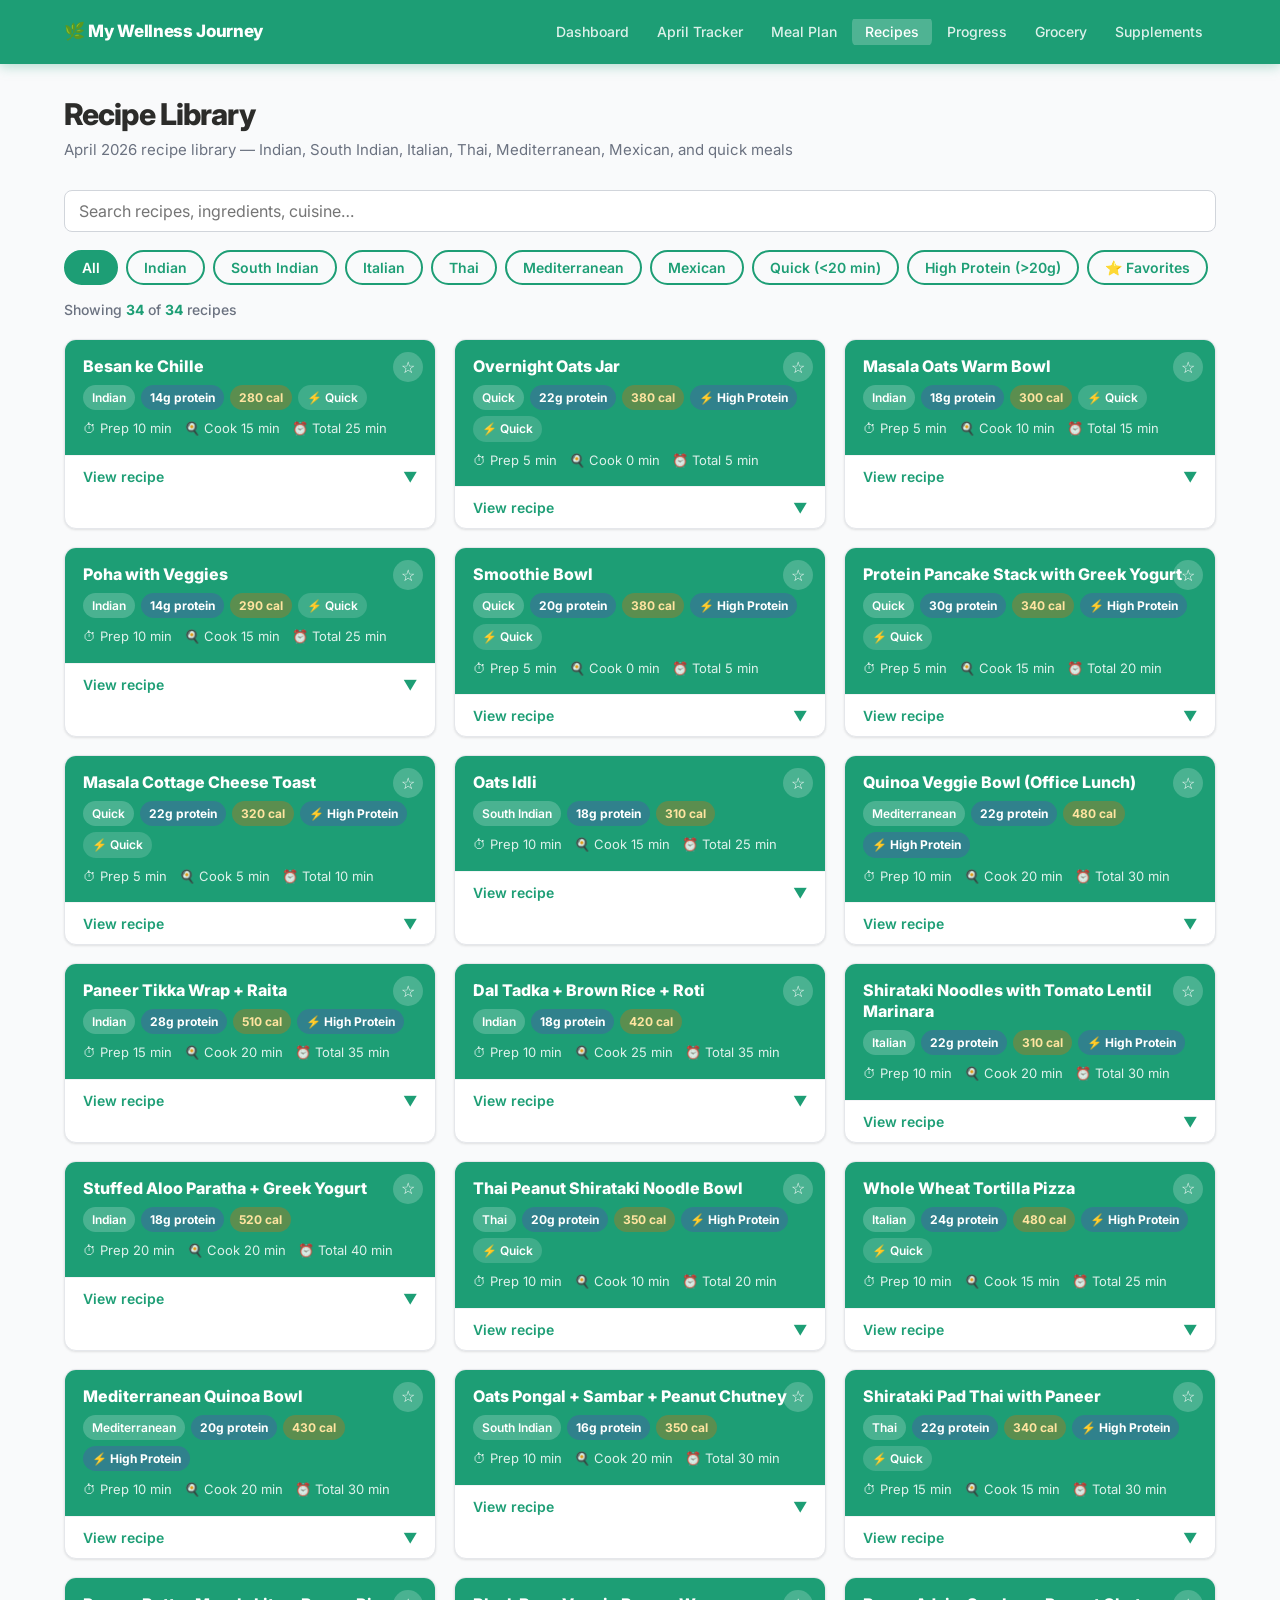
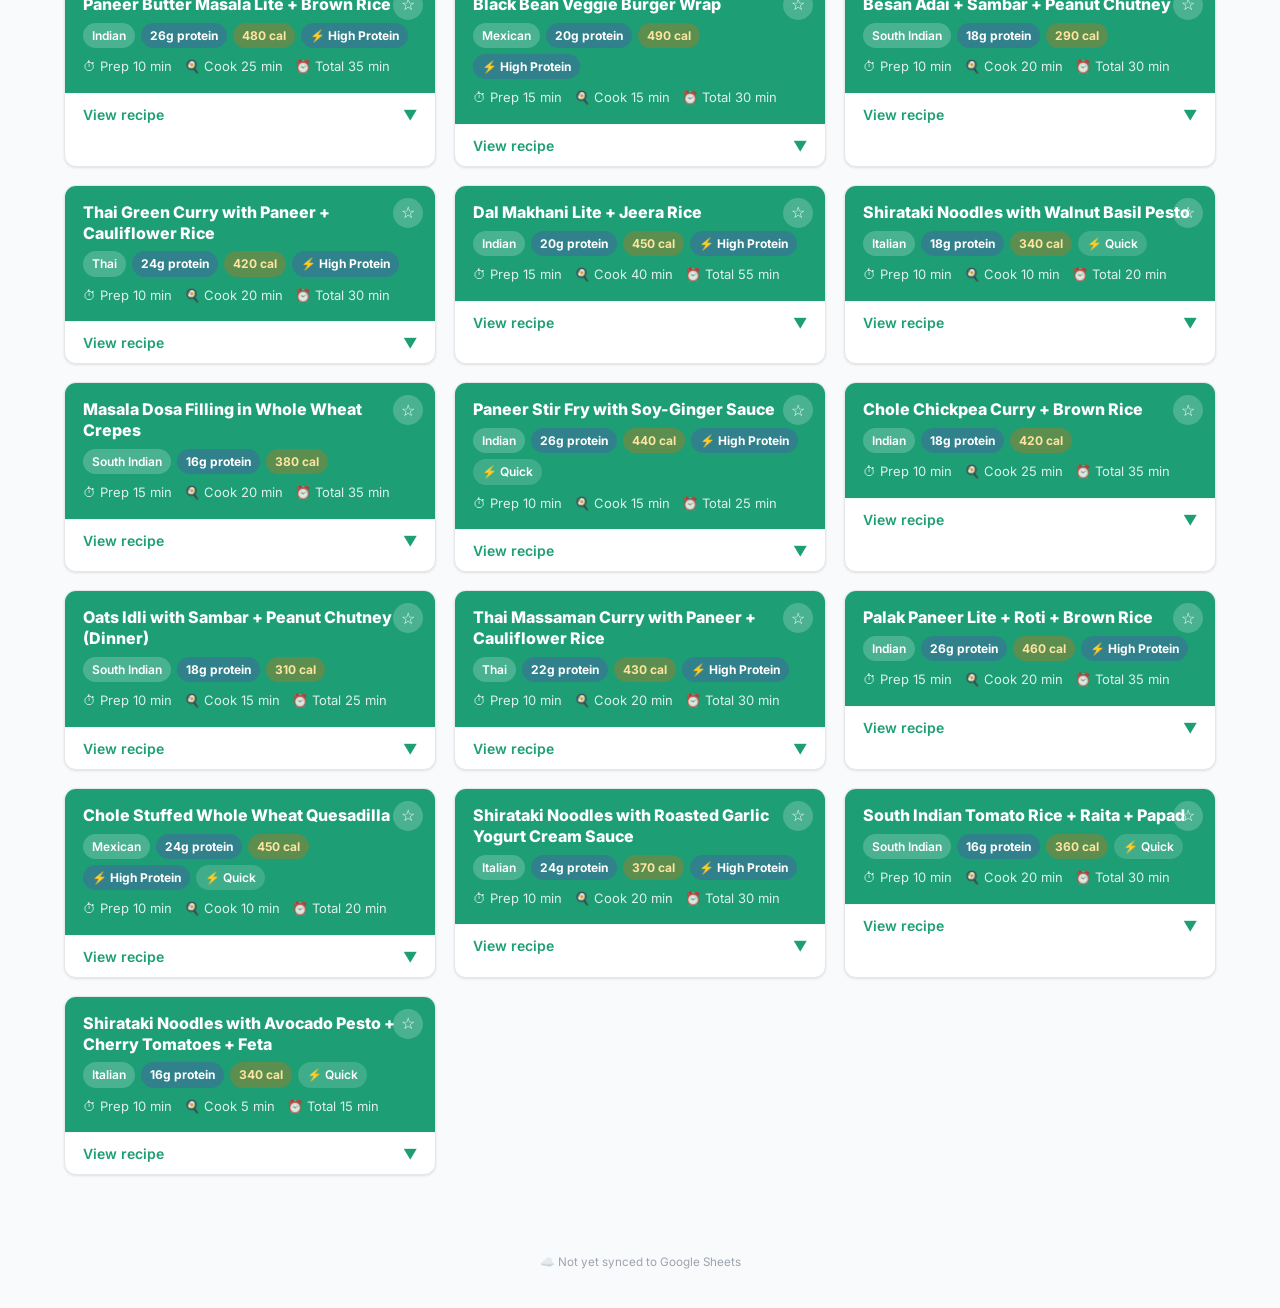
<file: recipes.html>
<!DOCTYPE html>
<html lang="en">
<head>
  <meta charset="UTF-8">
  <meta name="viewport" content="width=device-width, initial-scale=1.0">
  <title>My Wellness Journey — Recipe Library</title>
  <link rel="stylesheet" href="styles.css">
  <style>
    .search-bar { margin-bottom: 18px; }

    .filter-bar {
      display: flex; gap: 8px; flex-wrap: wrap; margin-bottom: 14px;
    }
    .filter-btn {
      padding: 7px 16px; border-radius: 20px; font-size: 0.875rem;
      font-weight: 600; cursor: pointer; border: 2px solid var(--teal);
      background: transparent; color: var(--teal); transition: all 0.15s;
      font-family: inherit;
    }
    .filter-btn:hover { background: var(--teal-light); }
    .filter-btn.active { background: var(--teal); color: white; }

    .results-count {
      font-size: 0.875rem; color: var(--text-light); font-weight: 500;
      margin-bottom: 18px;
    }
    .results-count strong { color: var(--teal); }

    .recipe-grid-3 {
      display: grid;
      grid-template-columns: repeat(3, 1fr);
      gap: 18px;
    }
    @media (max-width: 1024px) { .recipe-grid-3 { grid-template-columns: repeat(2, 1fr); } }
    @media (max-width: 600px)  { .recipe-grid-3 { grid-template-columns: 1fr; } }

    .r-card {
      background: white; border-radius: var(--border-radius);
      border: 1px solid var(--gray-200); box-shadow: var(--shadow-sm);
      overflow: hidden; transition: transform 0.2s, box-shadow 0.2s;
    }
    .r-card:hover { transform: translateY(-3px); box-shadow: var(--shadow-lg); }
    .r-card.is-fav { border-color: var(--amber); }

    .r-head {
      background: var(--teal); padding: 16px 18px; color: white;
      position: relative;
    }
    .r-head h3 { font-size: 1rem; font-weight: 800; margin-bottom: 8px; line-height: 1.3; }
    .r-badges { display: flex; gap: 6px; flex-wrap: wrap; margin-bottom: 8px; }
    .r-badge-cuisine { background: rgba(255,255,255,0.2); color: white; padding: 3px 9px; border-radius: 20px; font-size: 0.75rem; font-weight: 600; }
    .r-badge-protein  { background: rgba(83,74,183,0.35); color: white; padding: 3px 9px; border-radius: 20px; font-size: 0.75rem; font-weight: 700; }
    .r-badge-cal      { background: rgba(186,117,23,0.4); color: #ffe4a0; padding: 3px 9px; border-radius: 20px; font-size: 0.75rem; font-weight: 700; }
    .r-badge-quick    { background: rgba(255,255,255,0.15); color: white; padding: 3px 9px; border-radius: 20px; font-size: 0.75rem; font-weight: 600; }

    .r-meta { font-size: 0.8125rem; color: rgba(255,255,255,0.85); display: flex; gap: 12px; flex-wrap: wrap; }

    .fav-btn {
      position: absolute; top: 12px; right: 12px;
      background: rgba(255,255,255,0.2); border: none; border-radius: 50%;
      width: 30px; height: 30px; cursor: pointer; font-size: 1rem;
      display: flex; align-items: center; justify-content: center;
      transition: all 0.15s; color: white;
    }
    .fav-btn:hover { background: rgba(255,255,255,0.35); transform: scale(1.1); }
    .fav-btn.is-fav { background: var(--amber); }

    .r-body { padding: 0; }
    .r-toggle-btn {
      width: 100%; padding: 12px 18px; background: none; border: none;
      border-top: 1px solid var(--gray-100); cursor: pointer; text-align: left;
      font-size: 0.875rem; font-weight: 600; color: var(--teal);
      display: flex; align-items: center; justify-content: space-between;
      transition: background 0.15s; font-family: inherit;
    }
    .r-toggle-btn:hover { background: var(--teal-light); }
    .r-expand { display: none; padding: 16px 18px; border-top: 1px solid var(--gray-100); }
    .r-expand.open { display: block; }

    .r-sec-title {
      font-size: 0.7rem; font-weight: 800; text-transform: uppercase;
      letter-spacing: 0.07em; color: var(--text-light); margin-bottom: 8px; margin-top: 14px;
    }
    .r-sec-title:first-child { margin-top: 0; }

    .r-expand ul { list-style: none; padding: 0; }
    .r-expand ul li {
      font-size: 0.875rem; padding: 4px 0; color: var(--text);
      display: flex; align-items: baseline; gap: 7px;
      border-bottom: 1px solid var(--gray-100);
    }
    .r-expand ul li:last-child { border-bottom: none; }
    .r-expand ul li::before { content: '•'; color: var(--teal); font-weight: 900; flex-shrink: 0; }

    .r-expand ol { padding-left: 18px; }
    .r-expand ol li { font-size: 0.875rem; padding: 4px 0; color: var(--text); line-height: 1.5; }
  </style>
</head>
<body>

<nav class="navbar">
  <div class="nav-inner">
    <a class="nav-brand" href="index.html">🌿 My Wellness Journey</a>
    <button class="nav-toggle" id="navToggle" aria-label="Toggle navigation">
      <svg width="22" height="22" fill="none" stroke="currentColor" stroke-width="2.5" stroke-linecap="round">
        <path d="M3 11h16M3 6h16M3 16h16"/>
      </svg>
    </button>
    <ul class="nav-links" id="navLinks">
      <li><a href="index.html">Dashboard</a></li>
      <li><a href="tracker.html">April Tracker</a></li>
      <li><a href="meals.html">Meal Plan</a></li>
      <li><a href="recipes.html" class="active">Recipes</a></li>
      <li><a href="progress.html">Progress</a></li>
      <li><a href="grocery.html">Grocery</a></li>
      <li><a href="supplements.html">Supplements</a></li>
    </ul>
  </div>
</nav>

<div class="page-container">

  <div class="page-header">
    <h1 class="page-title">Recipe Library</h1>
    <p class="page-subtitle">April 2026 recipe library — Indian, South Indian, Italian, Thai, Mediterranean, Mexican, and quick meals</p>
  </div>

  <!-- SEARCH -->
  <div class="search-bar">
    <input type="search" id="searchInput" class="form-control" placeholder="Search recipes, ingredients, cuisine…" style="font-size:1rem">
  </div>

  <!-- FILTERS -->
  <div class="filter-bar" id="filterBar">
    <button class="filter-btn active" data-filter="All">All</button>
    <button class="filter-btn" data-filter="Indian">Indian</button>
    <button class="filter-btn" data-filter="South Indian">South Indian</button>
    <button class="filter-btn" data-filter="Italian">Italian</button>
    <button class="filter-btn" data-filter="Thai">Thai</button>
    <button class="filter-btn" data-filter="Mediterranean">Mediterranean</button>
    <button class="filter-btn" data-filter="Mexican">Mexican</button>
    <button class="filter-btn" data-filter="Quick">Quick (&lt;20 min)</button>
    <button class="filter-btn" data-filter="highProtein">High Protein (&gt;20g)</button>
    <button class="filter-btn" data-filter="favorites">⭐ Favorites</button>
  </div>

  <!-- RESULTS COUNT -->
  <div class="results-count" id="resultsCount">Showing <strong>0</strong> of <strong>0</strong> recipes</div>

  <!-- RECIPE GRID -->
  <div class="recipe-grid-3" id="recipeGrid"></div>

</div>

<script src="data.js"></script>
<script src="sync.js"></script>
<script>
const RECIPES     = window.RECIPES || [];
const FAV_KEY     = 'wellness_recipe_favorites';

let activeFilter  = 'All';
let searchQuery   = '';

/* ── Favorites ───────────────────────────────────────── */
function loadFavs() { return JSON.parse(localStorage.getItem(FAV_KEY) || '[]'); }
function saveFavs(arr) {
  localStorage.setItem(FAV_KEY, JSON.stringify(arr));
  if (window.GS) GS.post('MealPlan', { favorites: arr });
}
function toggleFav(id) {
  let favs = loadFavs();
  if (favs.includes(id)) favs = favs.filter(f => f !== id);
  else favs.push(id);
  saveFavs(favs);
  buildGrid();
}

/* ── Filter + search ─────────────────────────────────── */
function filteredRecipes() {
  const favs = loadFavs();
  return RECIPES.filter(r => {
    const matchSearch = searchQuery === '' ||
      r.name.toLowerCase().includes(searchQuery) ||
      r.cuisine.toLowerCase().includes(searchQuery) ||
      r.ingredients.some(i => i.toLowerCase().includes(searchQuery));

    let matchFilter = true;
    if (activeFilter === 'highProtein') {
      matchFilter = r.protein >= 20;
    } else if (activeFilter === 'Quick') {
      matchFilter = r.quickMake || (r.prepTime + r.cookTime) <= 20;
    } else if (activeFilter === 'favorites') {
      matchFilter = favs.includes(r.id);
    } else if (activeFilter !== 'All') {
      matchFilter = r.cuisine === activeFilter;
    }
    return matchSearch && matchFilter;
  });
}

/* ── Build grid ──────────────────────────────────────── */
function buildGrid() {
  const recipes = filteredRecipes();
  const favs    = loadFavs();
  const grid    = document.getElementById('recipeGrid');
  grid.innerHTML = '';

  document.getElementById('resultsCount').innerHTML =
    `Showing <strong>${recipes.length}</strong> of <strong>${RECIPES.length}</strong> recipes`;

  if (recipes.length === 0) {
    grid.innerHTML = `<div style="grid-column:1/-1;text-align:center;padding:60px 20px;color:var(--text-light)">
      <div style="font-size:2.5rem;margin-bottom:12px">🔍</div>
      <p style="font-size:1rem">No recipes match your search or filter.</p>
    </div>`;
    return;
  }

  recipes.forEach(r => {
    const isFav    = favs.includes(r.id);
    const hpBadge  = r.protein >= 20 ? '<span class="r-badge-protein">⚡ High Protein</span>' : '';
    const qmBadge  = r.quickMake ? '<span class="r-badge-quick">⚡ Quick</span>' : '';
    const totalMin = r.prepTime + r.cookTime;

    const card = document.createElement('div');
    card.className = 'r-card' + (isFav ? ' is-fav' : '');
    card.id = 'rcard-' + r.id;

    card.innerHTML = `
      <div class="r-head">
        <button class="fav-btn ${isFav ? 'is-fav' : ''}" data-id="${r.id}" title="${isFav ? 'Remove from favorites' : 'Add to favorites'}">
          ${isFav ? '⭐' : '☆'}
        </button>
        <h3>${r.name}</h3>
        <div class="r-badges">
          <span class="r-badge-cuisine">${r.cuisine}</span>
          <span class="r-badge-protein">${r.protein}g protein</span>
          <span class="r-badge-cal">${r.cal} cal</span>
          ${hpBadge}
          ${qmBadge}
        </div>
        <div class="r-meta">
          <span>⏱ Prep ${r.prepTime} min</span>
          <span>🍳 Cook ${r.cookTime} min</span>
          <span>⏰ Total ${totalMin} min</span>
        </div>
      </div>
      <div class="r-body">
        <button class="r-toggle-btn" data-id="${r.id}">
          View recipe <span class="r-arrow">▼</span>
        </button>
        <div class="r-expand" id="rexp-${r.id}">
          <div class="r-sec-title">Ingredients</div>
          <ul>${r.ingredients.map(i => `<li>${i}</li>`).join('')}</ul>
          <div class="r-sec-title">Steps</div>
          <ol>${r.steps.map(s => `<li>${s}</li>`).join('')}</ol>
        </div>
      </div>
    `;

    grid.appendChild(card);
  });

  // Toggle expand
  grid.querySelectorAll('.r-toggle-btn').forEach(btn => {
    btn.addEventListener('click', () => {
      const id  = btn.dataset.id;
      const exp = document.getElementById('rexp-' + id);
      const arrow = btn.querySelector('.r-arrow');
      exp.classList.toggle('open');
      arrow.textContent = exp.classList.contains('open') ? '▲' : '▼';
      btn.textContent = (exp.classList.contains('open') ? 'Hide recipe ' : 'View recipe ');
      btn.appendChild(arrow);
    });
  });

  // Favorite buttons
  grid.querySelectorAll('.fav-btn').forEach(btn => {
    btn.addEventListener('click', (e) => {
      e.stopPropagation();
      toggleFav(btn.dataset.id);
    });
  });
}

/* ── Filter buttons ──────────────────────────────────── */
document.getElementById('filterBar').addEventListener('click', e => {
  const btn = e.target.closest('.filter-btn');
  if (!btn) return;
  document.querySelectorAll('.filter-btn').forEach(b => b.classList.remove('active'));
  btn.classList.add('active');
  activeFilter = btn.dataset.filter;
  buildGrid();
});

/* ── Search ─────────────────────────────────────────── */
document.getElementById('searchInput').addEventListener('input', e => {
  searchQuery = e.target.value.toLowerCase().trim();
  buildGrid();
});

/* ── Nav toggle ─────────────────────────────────────── */
document.getElementById('navToggle').addEventListener('click', () => {
  document.getElementById('navLinks').classList.toggle('open');
});

buildGrid();

// Load cloud favorites
window.addEventListener('load', async () => {
  if (!window.GS) return;
  const cloud = await GS.get('MealPlan');
  if (cloud && cloud.favorites && Array.isArray(cloud.favorites)) {
    const local = loadFavs();
    const merged = [...new Set([...local, ...cloud.favorites])];
    if (JSON.stringify(merged) !== JSON.stringify(local)) {
      saveFavs(merged);
      buildGrid();
    }
  }
});
</script>
</body>
</html>
</file>
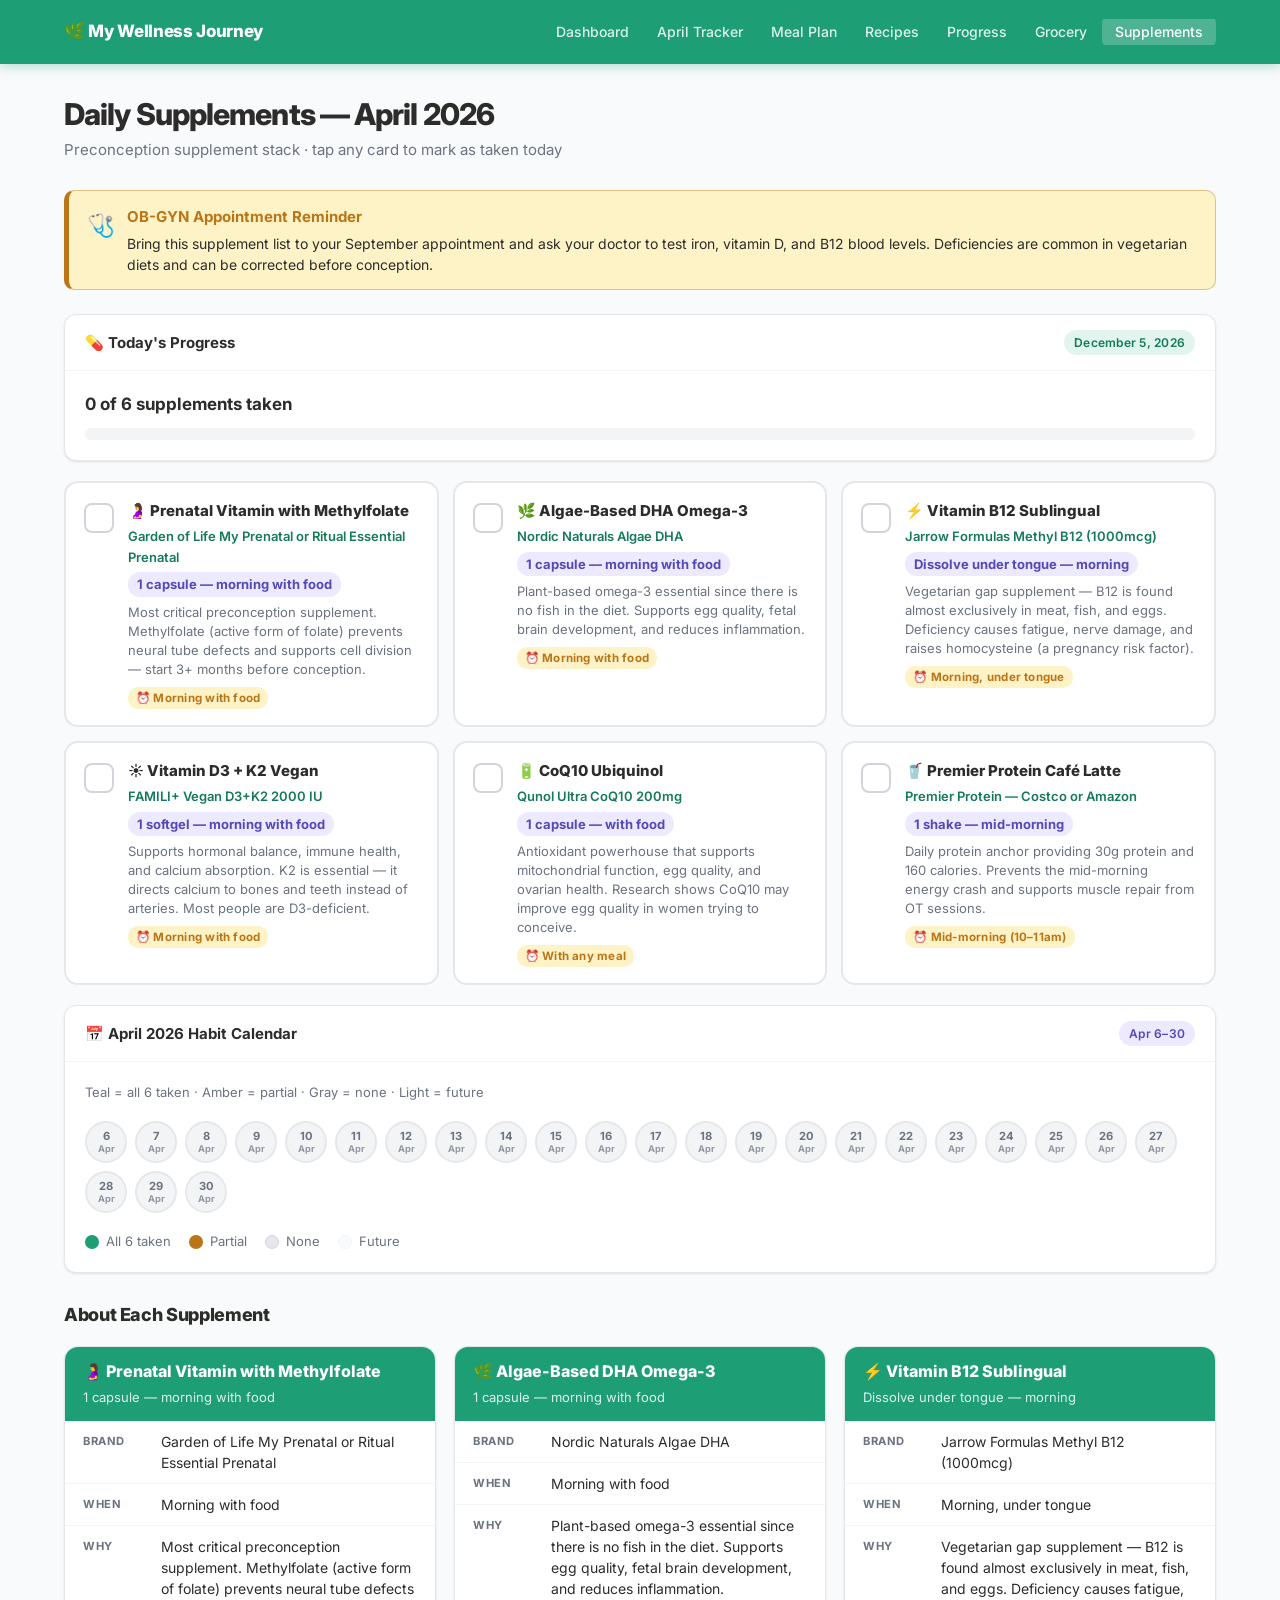
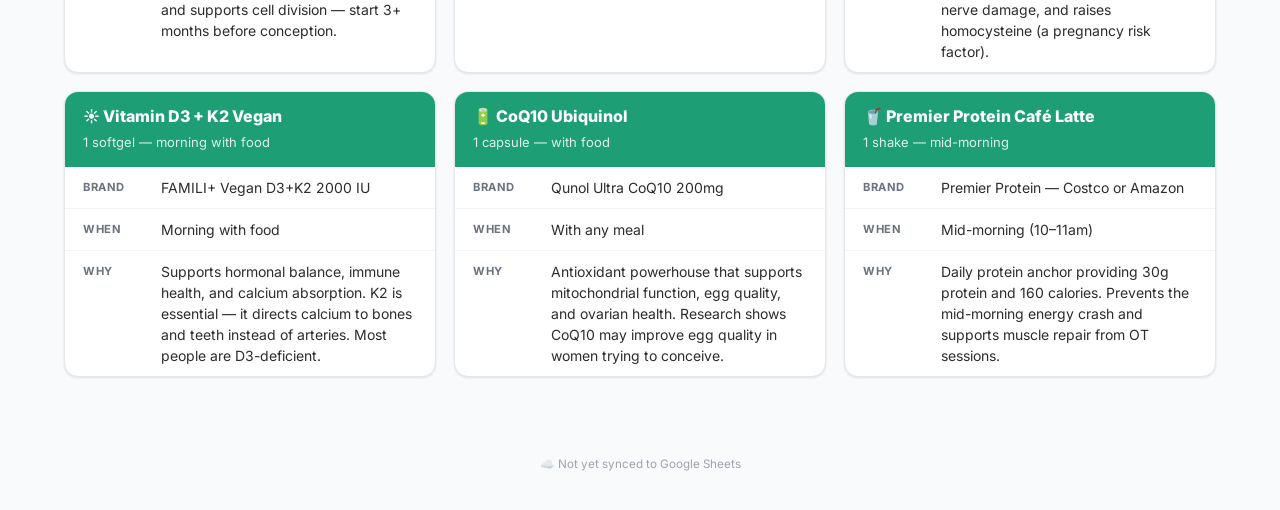
<file: supplements.html>
<!DOCTYPE html>
<html lang="en">
<head>
  <meta charset="UTF-8">
  <meta name="viewport" content="width=device-width, initial-scale=1.0">
  <title>My Wellness Journey — Daily Supplements</title>
  <link rel="stylesheet" href="styles.css">
  <style>
    /* ── TODAY'S CHECKLIST CARDS ─────────────────────────────── */
    .supp-grid {
      display: grid;
      grid-template-columns: repeat(auto-fill, minmax(300px, 1fr));
      gap: 14px;
      margin-bottom: 20px;
    }
    .supp-card {
      background: white; border: 2px solid var(--gray-200); border-radius: 14px;
      padding: 18px 18px 16px; cursor: pointer;
      transition: border-color 0.18s, background 0.18s, transform 0.15s, box-shadow 0.15s;
      display: flex; align-items: flex-start; gap: 14px;
      user-select: none; -webkit-tap-highlight-color: transparent;
    }
    .supp-card:hover { border-color: var(--teal); transform: translateY(-2px); box-shadow: var(--shadow); }
    .supp-card.taken { background: var(--teal-light); border-color: var(--teal); }
    .supp-check {
      width: 30px; height: 30px; flex-shrink: 0; margin-top: 2px;
      border: 2.5px solid var(--gray-300); border-radius: 8px;
      display: flex; align-items: center; justify-content: center;
      font-size: 1.1rem; transition: all 0.18s; background: white;
    }
    .supp-card.taken .supp-check { background: var(--teal); border-color: var(--teal); color: white; }
    .supp-info { flex: 1; min-width: 0; }
    .supp-name { font-size: 0.9375rem; font-weight: 800; color: var(--text); margin-bottom: 5px; line-height: 1.3; }
    .supp-brand { font-size: 0.8125rem; color: var(--teal-dark); font-weight: 600; margin-bottom: 4px; }
    .supp-card.taken .supp-name { color: var(--teal-dark); }
    .supp-dose { font-size: 0.8125rem; font-weight: 700; color: var(--purple); background: var(--purple-light); display: inline-block; padding: 2px 9px; border-radius: 12px; margin-bottom: 6px; }
    .supp-why  { font-size: 0.8125rem; color: var(--text-light); line-height: 1.45; }
    .supp-card.taken .supp-why { color: var(--teal-dark); opacity: 0.8; }
    .supp-time { font-size: 0.72rem; font-weight: 700; color: var(--amber); background: var(--amber-light); padding: 2px 8px; border-radius: 10px; display: inline-block; margin-top: 8px; letter-spacing: 0.02em; }

    /* ── ALL DONE BANNER ─────────────────────────────────────── */
    .all-done {
      display: none; text-align: center;
      background: linear-gradient(135deg, var(--teal) 0%, var(--teal-dark) 100%);
      color: white; border-radius: 14px; padding: 22px 24px;
      margin-bottom: 20px; font-size: 1.0625rem; font-weight: 700;
      box-shadow: 0 4px 14px rgba(29,158,117,0.35);
    }
    .all-done.show { display: block; }
    .all-done p { margin-top: 6px; font-size: 0.875rem; font-weight: 400; opacity: 0.9; }

    /* ── OB-GYN REMINDER BANNER ──────────────────────────────── */
    .obgyn-banner {
      background: var(--amber-light); border: 1.5px solid rgba(186,117,23,0.4);
      border-left: 5px solid var(--amber); border-radius: 10px;
      padding: 14px 18px; margin-bottom: 24px;
      display: flex; gap: 12px; align-items: flex-start;
    }
    .obgyn-banner-icon { font-size: 1.4rem; flex-shrink: 0; margin-top: 2px; }
    .obgyn-banner-text strong { font-size: 0.9375rem; color: var(--amber); display: block; margin-bottom: 4px; }
    .obgyn-banner-text p { font-size: 0.875rem; color: var(--text); line-height: 1.5; }

    /* ── APRIL 2026 CALENDAR ─────────────────────────────────── */
    .calendar-grid { display: flex; flex-wrap: wrap; gap: 8px; padding: 4px 0; }
    .cal-day {
      width: 42px; height: 42px; border-radius: 50%;
      display: flex; flex-direction: column; align-items: center; justify-content: center;
      font-size: 0.7rem; font-weight: 700;
      cursor: pointer; transition: all 0.18s;
      border: 2px solid transparent; position: relative;
    }
    .cal-day .cal-num { line-height: 1; }
    .cal-day .cal-mon { font-size: 0.58rem; opacity: 0.7; margin-top: 1px; line-height: 1; }

    .cal-day.complete { background: var(--teal); color: white; border-color: var(--teal); }
    .cal-day.complete:hover { background: var(--teal-dark); }
    .cal-day.partial  { background: var(--amber-light); color: var(--amber); border-color: var(--amber); }
    .cal-day.partial:hover  { background: #fde68a; }
    .cal-day.missed   { background: var(--gray-100); color: var(--text-light); border-color: var(--gray-200); }
    .cal-day.missed:hover   { background: var(--teal-light); border-color: var(--teal); }
    .cal-day.today    {
      border-color: var(--teal); color: var(--teal);
      box-shadow: 0 0 0 3px rgba(29,158,117,0.2);
      animation: calPulse 2.2s ease-in-out infinite; font-weight: 800;
    }
    .cal-day.today.complete { color: white; }
    .cal-day.future   { background: var(--gray-50); color: var(--gray-300); border-color: var(--gray-100); cursor: default; }

    @keyframes calPulse {
      0%, 100% { box-shadow: 0 0 0 3px rgba(29,158,117,0.2); }
      50%       { box-shadow: 0 0 0 7px rgba(29,158,117,0.08); }
    }

    .cal-legend { display: flex; gap: 18px; flex-wrap: wrap; margin-top: 14px; }
    .cal-legend-item { display: flex; align-items: center; gap: 7px; font-size: 0.8125rem; color: var(--text-light); }
    .leg-dot { width: 14px; height: 14px; border-radius: 50%; flex-shrink: 0; }

    /* ── SUPPLEMENT INFO CARDS ───────────────────────────────── */
    .info-grid { display: grid; grid-template-columns: repeat(auto-fill, minmax(320px, 1fr)); gap: 18px; }
    .info-card { background: white; border: 1px solid var(--gray-200); border-radius: 14px; overflow: hidden; box-shadow: var(--shadow-sm); transition: transform 0.2s, box-shadow 0.2s; }
    .info-card:hover { transform: translateY(-3px); box-shadow: var(--shadow-lg); }
    .info-card-head { background: var(--teal); padding: 14px 18px; color: white; }
    .info-card-head h3 { font-size: 1rem; font-weight: 800; margin-bottom: 5px; line-height: 1.3; }
    .info-card-head .ic-dose { font-size: 0.8125rem; color: rgba(255,255,255,0.85); }
    .info-card-body { padding: 0; }
    .info-row { display: flex; gap: 10px; padding: 10px 18px; border-bottom: 1px solid var(--gray-100); font-size: 0.875rem; }
    .info-row:last-child { border-bottom: none; }
    .info-lbl { font-weight: 700; color: var(--text-light); font-size: 0.7rem; text-transform: uppercase; letter-spacing: 0.05em; min-width: 68px; padding-top: 2px; }
    .info-val  { color: var(--text); line-height: 1.5; flex: 1; }
    .info-note { font-size: 0.8125rem; color: var(--amber); background: var(--amber-light); border-radius: 0 0 13px 13px; padding: 10px 18px; line-height: 1.45; border-top: 1px solid rgba(186,117,23,0.15); }
    .info-note strong { color: var(--amber); }
  </style>
</head>
<body>

<nav class="navbar">
  <div class="nav-inner">
    <a class="nav-brand" href="index.html">🌿 My Wellness Journey</a>
    <button class="nav-toggle" id="navToggle" aria-label="Toggle navigation">
      <svg width="22" height="22" fill="none" stroke="currentColor" stroke-width="2.5" stroke-linecap="round">
        <path d="M3 11h16M3 6h16M3 16h16"/>
      </svg>
    </button>
    <ul class="nav-links" id="navLinks">
      <li><a href="index.html">Dashboard</a></li>
      <li><a href="tracker.html">April Tracker</a></li>
      <li><a href="meals.html">Meal Plan</a></li>
      <li><a href="recipes.html">Recipes</a></li>
      <li><a href="progress.html">Progress</a></li>
      <li><a href="grocery.html">Grocery</a></li>
      <li><a href="supplements.html" class="active">Supplements</a></li>
    </ul>
  </div>
</nav>

<div class="page-container">

  <div class="page-header">
    <h1 class="page-title">Daily Supplements — April 2026</h1>
    <p class="page-subtitle">Preconception supplement stack · tap any card to mark as taken today</p>
  </div>

  <!-- OB-GYN REMINDER BANNER -->
  <div class="obgyn-banner">
    <div class="obgyn-banner-icon">🩺</div>
    <div class="obgyn-banner-text">
      <strong>OB-GYN Appointment Reminder</strong>
      <p>Bring this supplement list to your September appointment and ask your doctor to test iron, vitamin D, and B12 blood levels. Deficiencies are common in vegetarian diets and can be corrected before conception.</p>
    </div>
  </div>

  <!-- ALL DONE BANNER -->
  <div class="all-done" id="allDone">
    🎉 All supplements taken today! You're giving your body everything it needs.
    <p>Keep this streak going — consistency is what creates real change.</p>
  </div>

  <!-- TODAY'S PROGRESS -->
  <div class="card" style="margin-bottom:20px;">
    <div class="card-header">
      <span class="card-title">💊 Today's Progress</span>
      <span class="badge badge-teal" id="todayDateBadge">April 2026</span>
    </div>
    <div class="card-body">
      <div style="font-size:1.0625rem;font-weight:700;color:var(--text);margin-bottom:10px">
        <span id="suppCount">0</span> of 6 supplements taken
      </div>
      <div class="progress-track" style="height:12px;">
        <div class="progress-fill" id="suppBar" style="width:0%"></div>
      </div>
    </div>
  </div>

  <!-- SUPPLEMENT CARDS -->
  <div class="supp-grid" id="suppGrid"></div>

  <!-- APRIL 2026 HABIT CALENDAR -->
  <div class="card" style="margin-bottom:28px;">
    <div class="card-header">
      <span class="card-title">📅 April 2026 Habit Calendar</span>
      <span class="badge badge-purple" id="calStreakBadge">Apr 6–30</span>
    </div>
    <div class="card-body">
      <p style="font-size:0.8125rem;color:var(--text-light);margin-bottom:14px">Teal = all 6 taken · Amber = partial · Gray = none · Light = future</p>
      <div class="calendar-grid" id="calGrid"></div>
      <div class="cal-legend">
        <div class="cal-legend-item"><div class="leg-dot" style="background:var(--teal)"></div> All 6 taken</div>
        <div class="cal-legend-item"><div class="leg-dot" style="background:var(--amber)"></div> Partial</div>
        <div class="cal-legend-item"><div class="leg-dot" style="background:var(--gray-200);border:1px solid var(--gray-300)"></div> None</div>
        <div class="cal-legend-item"><div class="leg-dot" style="background:var(--gray-50);border:1px solid var(--gray-100)"></div> Future</div>
      </div>
    </div>
  </div>

  <!-- SUPPLEMENT INFO CARDS -->
  <div>
    <h2 style="font-size:1.125rem;font-weight:800;letter-spacing:-0.02em;margin-bottom:16px;">About Each Supplement</h2>
    <div class="info-grid" id="infoGrid"></div>
  </div>

</div>

<script src="sync.js"></script>
<script>
/* ══════════════════════════════════════════════════════════
   SUPPLEMENTS PAGE — April 2026
══════════════════════════════════════════════════════════ */

const SUPP_PREFIX = 'wellness_supplements_';

const SUPPLEMENTS = [
  {
    name: 'Prenatal Vitamin with Methylfolate',
    brand: 'Garden of Life My Prenatal or Ritual Essential Prenatal',
    dose: '1 capsule — morning with food',
    time: 'Morning with food',
    why: 'Most critical preconception supplement. Methylfolate (active form of folate) prevents neural tube defects and supports cell division — start 3+ months before conception.',
    icon: '🤰',
  },
  {
    name: 'Algae-Based DHA Omega-3',
    brand: 'Nordic Naturals Algae DHA',
    dose: '1 capsule — morning with food',
    time: 'Morning with food',
    why: 'Plant-based omega-3 essential since there is no fish in the diet. Supports egg quality, fetal brain development, and reduces inflammation.',
    icon: '🌿',
  },
  {
    name: 'Vitamin B12 Sublingual',
    brand: 'Jarrow Formulas Methyl B12 (1000mcg)',
    dose: 'Dissolve under tongue — morning',
    time: 'Morning, under tongue',
    why: 'Vegetarian gap supplement — B12 is found almost exclusively in meat, fish, and eggs. Deficiency causes fatigue, nerve damage, and raises homocysteine (a pregnancy risk factor).',
    icon: '⚡',
  },
  {
    name: 'Vitamin D3 + K2 Vegan',
    brand: 'FAMILI+ Vegan D3+K2 2000 IU',
    dose: '1 softgel — morning with food',
    time: 'Morning with food',
    why: 'Supports hormonal balance, immune health, and calcium absorption. K2 is essential — it directs calcium to bones and teeth instead of arteries. Most people are D3-deficient.',
    icon: '☀️',
  },
  {
    name: 'CoQ10 Ubiquinol',
    brand: 'Qunol Ultra CoQ10 200mg',
    dose: '1 capsule — with food',
    time: 'With any meal',
    why: 'Antioxidant powerhouse that supports mitochondrial function, egg quality, and ovarian health. Research shows CoQ10 may improve egg quality in women trying to conceive.',
    icon: '🔋',
  },
  {
    name: 'Premier Protein Café Latte',
    brand: 'Premier Protein — Costco or Amazon',
    dose: '1 shake — mid-morning',
    time: 'Mid-morning (10–11am)',
    why: 'Daily protein anchor providing 30g protein and 160 calories. Prevents the mid-morning energy crash and supports muscle repair from OT sessions.',
    icon: '🥤',
  },
];

// April 2026 tracking days
const APRIL_DAYS = [];
for (let d = 6; d <= 30; d++) {
  APRIL_DAYS.push('2026-04-' + String(d).padStart(2,'0'));
}

function todayStr() {
  const n = new Date();
  return n.getFullYear()+'-'+String(n.getMonth()+1).padStart(2,'0')+'-'+String(n.getDate()).padStart(2,'0');
}

function loadSupps(date) {
  const stored = localStorage.getItem(SUPP_PREFIX + date);
  return stored ? JSON.parse(stored) : new Array(6).fill(false);
}

function saveSupps(date, arr) {
  localStorage.setItem(SUPP_PREFIX + date, JSON.stringify(arr));
  // Sync all April data to cloud
  if (window.GS) {
    const all = {};
    APRIL_DAYS.forEach(d => { all[d] = loadSupps(d); });
    GS.post('Supplements', all);
  }
}

/* ── Render supplement cards ─────────────────────────── */
function renderCards() {
  const today  = todayStr();
  const arr    = loadSupps(today);
  const count  = arr.filter(Boolean).length;
  const grid   = document.getElementById('suppGrid');
  grid.innerHTML = '';

  document.getElementById('suppCount').textContent        = count;
  document.getElementById('suppBar').style.width          = (count/6*100)+'%';
  document.getElementById('allDone').className            = 'all-done' + (count===6?' show':'');
  document.getElementById('todayDateBadge').textContent   = new Date().toLocaleDateString('en-US', {month:'long', day:'numeric', year:'numeric'});

  SUPPLEMENTS.forEach((s, i) => {
    const taken = arr[i];
    const card  = document.createElement('div');
    card.className = 'supp-card' + (taken ? ' taken' : '');
    card.innerHTML = `
      <div class="supp-check">${taken ? '✓' : ''}</div>
      <div class="supp-info">
        <div class="supp-name">${s.icon} ${s.name}</div>
        <div class="supp-brand">${s.brand}</div>
        <div class="supp-dose">${s.dose}</div>
        <div class="supp-why">${s.why}</div>
        <div class="supp-time">⏰ ${s.time}</div>
      </div>
    `;
    card.addEventListener('click', () => {
      const d = loadSupps(today);
      d[i] = !d[i];
      saveSupps(today, d);
      renderCards();
      renderCalendar();
    });
    grid.appendChild(card);
  });
}

/* ── Render habit calendar ───────────────────────────── */
function renderCalendar() {
  const calGrid = document.getElementById('calGrid');
  const today   = todayStr();
  calGrid.innerHTML = '';

  APRIL_DAYS.forEach(date => {
    const arr   = loadSupps(date);
    const count = arr.filter(Boolean).length;
    const day   = parseInt(date.split('-')[2], 10);
    const isToday  = date === today;
    const isFuture = date > today;

    const el = document.createElement('div');
    el.className = 'cal-day';

    if (isFuture) {
      el.classList.add('future');
    } else if (count === 6) {
      el.classList.add('complete');
    } else if (count > 0) {
      el.classList.add('partial');
      el.title = count + '/6 supplements taken';
    } else {
      el.classList.add('missed');
    }

    if (isToday) el.classList.add('today');

    el.innerHTML = `<span class="cal-num">${day}</span><span class="cal-mon">Apr</span>`;

    if (!isFuture) {
      el.addEventListener('click', () => {
        if (date !== today) {
          alert('You can only mark today\'s supplements. Navigate to ' + date.split('-')[2] + ' when the day arrives.');
        }
      });
    }

    calGrid.appendChild(el);
  });
}

/* ── Render info cards ───────────────────────────────── */
function renderInfoCards() {
  const infoGrid = document.getElementById('infoGrid');
  infoGrid.innerHTML = '';

  SUPPLEMENTS.forEach(s => {
    const card = document.createElement('div');
    card.className = 'info-card';
    card.innerHTML = `
      <div class="info-card-head">
        <h3>${s.icon} ${s.name}</h3>
        <div class="ic-dose">${s.dose}</div>
      </div>
      <div class="info-card-body">
        <div class="info-row">
          <span class="info-lbl">Brand</span>
          <span class="info-val">${s.brand}</span>
        </div>
        <div class="info-row">
          <span class="info-lbl">When</span>
          <span class="info-val">${s.time}</span>
        </div>
        <div class="info-row">
          <span class="info-lbl">Why</span>
          <span class="info-val">${s.why}</span>
        </div>
      </div>
    `;
    infoGrid.appendChild(card);
  });
}

/* ── Init ─────────────────────────────────────────────── */
function init() {
  renderCards();
  renderCalendar();
  renderInfoCards();
}

document.getElementById('navToggle').addEventListener('click', () => {
  document.getElementById('navLinks').classList.toggle('open');
});

init();

// Cloud sync on load
window.addEventListener('load', async () => {
  if (!window.GS) return;
  const cloud = await GS.get('Supplements');
  if (!cloud || typeof cloud !== 'object') return;
  let changed = false;
  APRIL_DAYS.forEach(d => {
    if (cloud[d] && Array.isArray(cloud[d])) {
      const local = JSON.stringify(loadSupps(d));
      const remote = JSON.stringify(cloud[d]);
      if (local !== remote) {
        localStorage.setItem(SUPP_PREFIX + d, remote);
        changed = true;
      }
    }
  });
  if (changed) { renderCards(); renderCalendar(); }
});
</script>
</body>
</html>
</file>
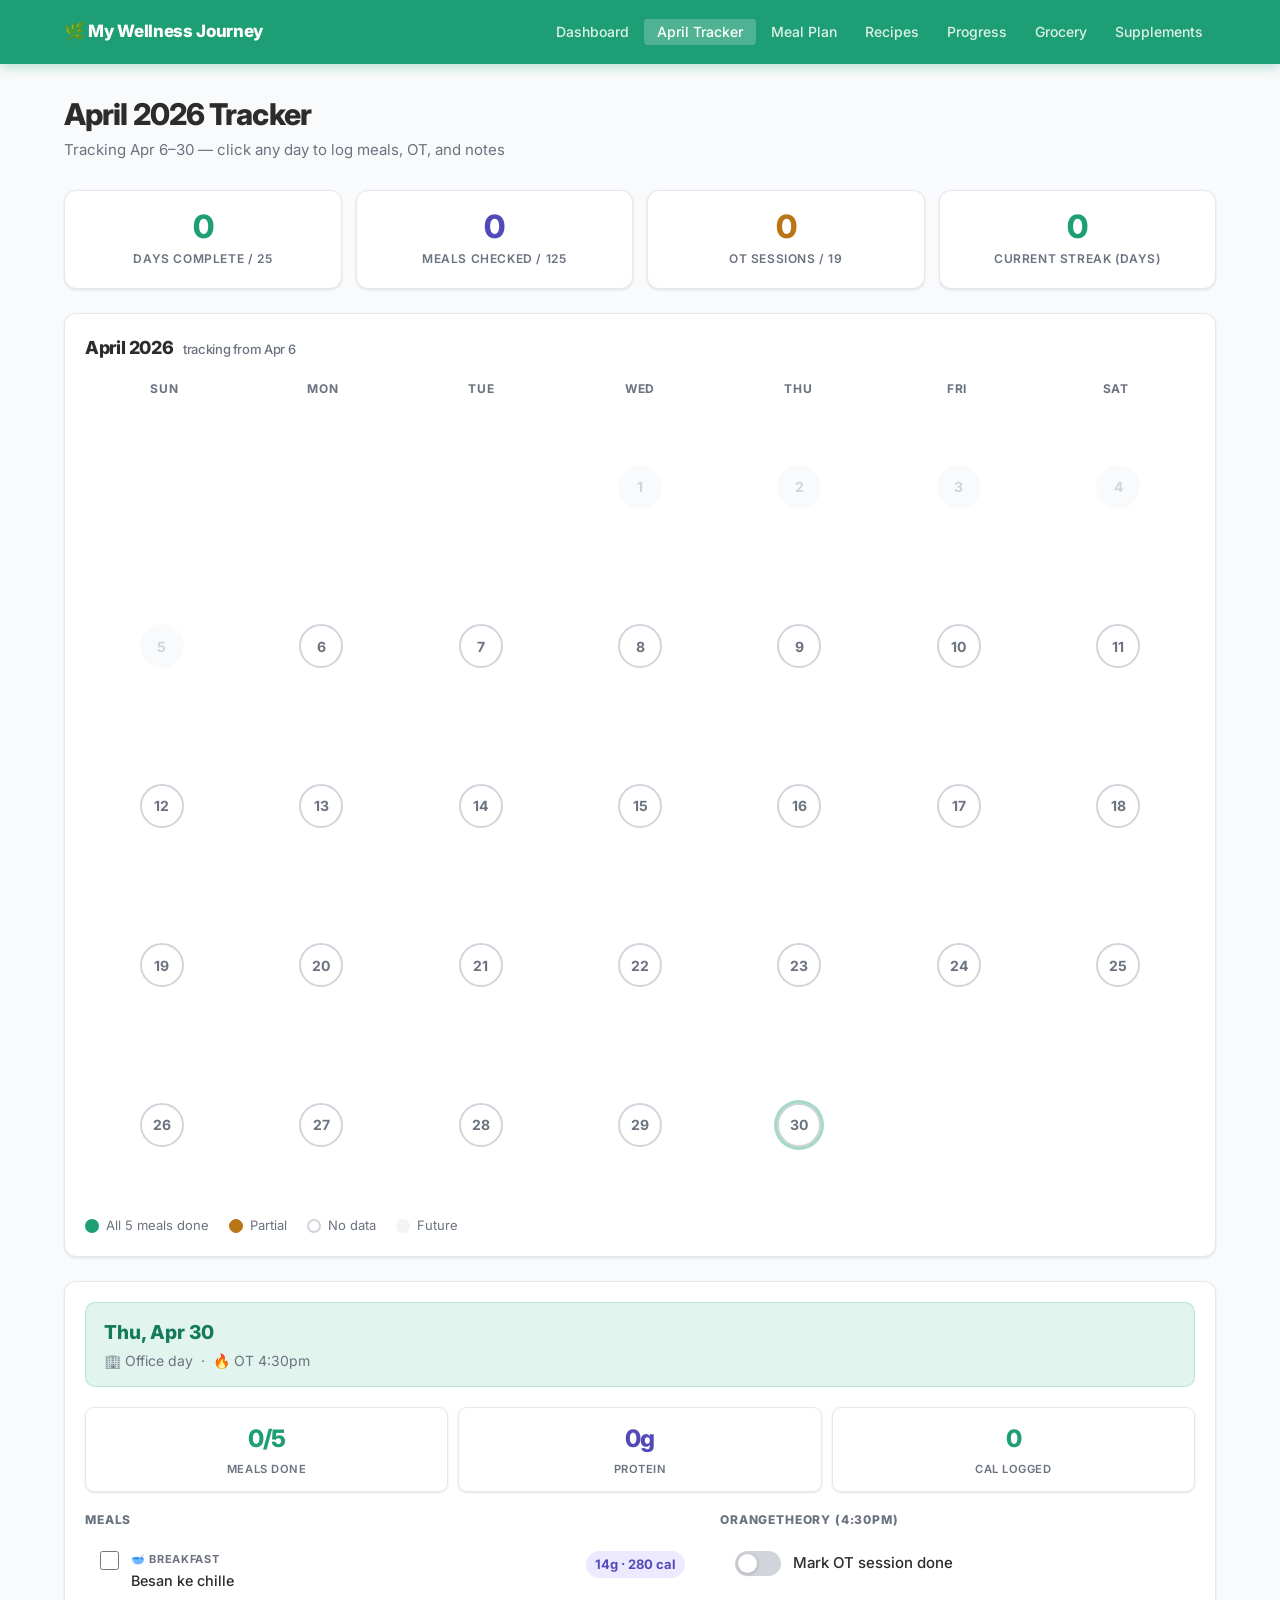
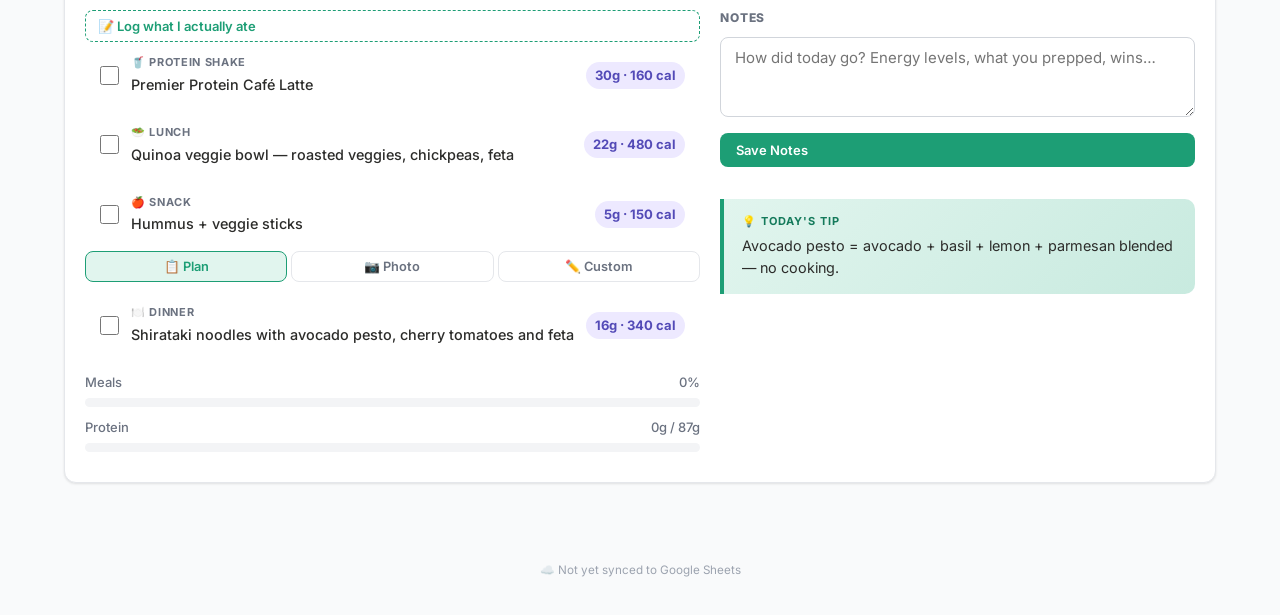
<file: tracker.html>
<!DOCTYPE html>
<html lang="en">
<head>
  <meta charset="UTF-8">
  <meta name="viewport" content="width=device-width, initial-scale=1.0">
  <title>My Wellness Journey — April 2026 Tracker</title>
  <link rel="stylesheet" href="styles.css">
  <style>
    /* ── MONTHLY STATS BAR ──────────────────────────────────── */
    .monthly-stats {
      display: grid;
      grid-template-columns: repeat(4, 1fr);
      gap: 14px;
      margin-bottom: 24px;
    }

    /* ── CALENDAR ───────────────────────────────────────────── */
    .cal-section { margin-bottom: 24px; }
    .cal-month-title {
      font-size: 1.125rem; font-weight: 800; color: var(--text);
      margin-bottom: 12px; letter-spacing: -0.02em;
    }
    .cal-dow-headers {
      display: grid;
      grid-template-columns: repeat(7, 1fr);
      text-align: center;
      margin-bottom: 8px;
    }
    .cal-dow-header {
      font-size: 0.75rem; font-weight: 700;
      color: var(--text-light); text-transform: uppercase; letter-spacing: 0.06em;
      padding: 4px 0;
    }
    .cal-grid {
      display: grid;
      grid-template-columns: repeat(7, 1fr);
      gap: 6px;
    }
    .cal-cell {
      aspect-ratio: 1;
      display: flex; align-items: center; justify-content: center;
    }
    .cal-day-btn {
      width: 44px; height: 44px;
      border-radius: 50%;
      display: flex; align-items: center; justify-content: center;
      font-size: 0.875rem; font-weight: 700;
      cursor: pointer;
      border: 2.5px solid transparent;
      transition: all 0.18s;
      background: none;
      font-family: inherit;
      position: relative;
    }
    .cal-day-btn.cd-empty { cursor: default; visibility: hidden; }
    .cal-day-btn.cd-future { background: var(--gray-100); color: var(--gray-300); cursor: default; }
    .cal-day-btn.cd-no-data { background: white; color: var(--text-light); border-color: var(--gray-300); }
    .cal-day-btn.cd-no-data:hover { border-color: var(--teal); color: var(--teal); }
    .cal-day-btn.cd-partial { background: var(--amber-light); color: var(--amber); border-color: var(--amber); }
    .cal-day-btn.cd-complete { background: var(--teal); color: white; border-color: var(--teal); }
    .cal-day-btn.cd-pre-period { background: var(--gray-50); color: var(--gray-300); cursor: default; border-color: transparent; }
    .cal-day-btn.cd-today {
      border-color: var(--teal);
      animation: todayPulse 2.2s ease-in-out infinite;
    }
    .cal-day-btn.cd-today.cd-no-data { color: var(--teal); }
    .cal-day-btn.cd-selected {
      box-shadow: 0 0 0 3px rgba(29,158,117,0.4);
    }
    @keyframes todayPulse {
      0%, 100% { box-shadow: 0 0 0 3px rgba(29,158,117,0.2); }
      50%       { box-shadow: 0 0 0 7px rgba(29,158,117,0.07); }
    }
    .cal-day-btn.cd-selected.cd-today {
      animation: todayPulseSel 2.2s ease-in-out infinite;
    }
    @keyframes todayPulseSel {
      0%, 100% { box-shadow: 0 0 0 4px rgba(29,158,117,0.5); }
      50%       { box-shadow: 0 0 0 9px rgba(29,158,117,0.12); }
    }

    .cal-legend { display: flex; gap: 20px; flex-wrap: wrap; margin-top: 14px; }
    .cal-legend-item { display: flex; align-items: center; gap: 7px; font-size: 0.8125rem; color: var(--text-light); }
    .leg-dot { width: 14px; height: 14px; border-radius: 50%; flex-shrink: 0; }

    /* ── DETAIL PANEL ───────────────────────────────────────── */
    #detailPanel { display: none; }
    #detailPanel.show { display: block; }

    .detail-header-strip {
      display: flex; align-items: center; justify-content: space-between; flex-wrap: wrap; gap: 10px;
      background: var(--teal-light); border-radius: 10px; padding: 14px 18px; margin-bottom: 20px;
      border: 1px solid rgba(29,158,117,0.2);
    }
    .detail-header-left h2 { font-size: 1.2rem; font-weight: 800; color: var(--teal-dark); }
    .detail-header-left p  { font-size: 0.875rem; color: var(--text-light); margin-top: 2px; }
    .day-complete-badge { background: var(--teal); color: white; padding: 6px 14px; border-radius: 20px; font-size: 0.8125rem; font-weight: 700; display: none; }
    .day-complete-badge.show { display: inline-flex; align-items: center; gap: 6px; }

    .detail-mini-stats { display: flex; gap: 10px; margin-bottom: 18px; }
    .detail-mini-stat {
      flex: 1; background: white; border: 1px solid var(--gray-200);
      border-radius: 9px; padding: 12px 14px; text-align: center; box-shadow: var(--shadow-sm);
    }
    .dms-val { font-size: 1.5rem; font-weight: 800; color: var(--teal); letter-spacing: -0.03em; }
    .dms-lbl { font-size: 0.7rem; font-weight: 600; color: var(--text-light); text-transform: uppercase; letter-spacing: 0.05em; margin-top: 2px; }
    .dms-purple .dms-val { color: var(--purple); }

    .detail-grid { display: grid; grid-template-columns: 1fr 1fr; gap: 20px; }
    .meals-col { grid-column: 1; }
    .sidebar-col { grid-column: 2; display: flex; flex-direction: column; gap: 16px; }
    .section-lbl {
      font-size: 0.75rem; font-weight: 800; text-transform: uppercase;
      letter-spacing: 0.07em; color: var(--text-light); margin-bottom: 10px;
    }

    @media (max-width: 768px) {
      .monthly-stats { grid-template-columns: repeat(2, 1fr); }
      .detail-grid { grid-template-columns: 1fr; }
      .meals-col, .sidebar-col { grid-column: 1; }
      .cal-day-btn { width: 36px; height: 36px; font-size: 0.75rem; }
    }
    @media (max-width: 480px) {
      .cal-day-btn { width: 30px; height: 30px; font-size: 0.7rem; }
      .cal-grid { gap: 3px; }
      /* DOW headers: tighter on small screens */
      .cal-dow-header { font-size: 0.65rem; letter-spacing: 0; }
      /* Stats: always 2-column on phones */
      .monthly-stats { grid-template-columns: repeat(2, 1fr); gap: 10px; }
      /* Mini-stats: allow wrapping so they don't overflow */
      .detail-mini-stats { flex-wrap: wrap; gap: 8px; }
      .detail-mini-stat { flex: 1 1 70px; padding: 10px 10px; }
      .dms-val { font-size: 1.25rem; }
      /* Dinner tabs: tighter padding so 3 fit */
      .dn-tab-btn { padding: 6px 4px; font-size: 0.75rem; }
      /* Dinner food table: hide Portion column, reduce padding */
      .dn-foods-table th:nth-child(2),
      .dn-foods-table td:nth-child(2) { display: none; }
      .dn-foods-table { font-size: 0.75rem; }
      .dn-foods-table th, .dn-foods-table td { padding: 5px 6px; }
      /* Dinner totals: slightly smaller on phones */
      .dn-total-val { font-size: 1.25rem; }
      .dn-total-item { padding: 10px 10px; }
      /* Calendar legend: wrap more compactly */
      .cal-legend { gap: 10px; }
      .cal-legend-item { font-size: 0.75rem; }
      /* Detail header: tighter */
      .detail-header-strip { padding: 12px 14px; }
      .detail-header-left h2 { font-size: 1rem; }
      /* ── MEAL ROW FIXES ── */
      /* Allow food text to wrap instead of truncating */
      .meal-food { white-space: normal !important; word-break: break-word; }
      /* Tighten row padding and gap so protein pill has room */
      .meal-row { padding: 9px 10px; gap: 8px; }
      /* Smaller protein pill on mobile */
      .protein-pill { font-size: 0.72rem; padding: 2px 7px; }
      /* Prevent grid columns from overflowing the card */
      .meals-col, .sidebar-col { min-width: 0; overflow: hidden; }
      /* Ensure all inputs/textareas stay within their container */
      .form-control, .bk-select { max-width: 100%; }
      /* Clip any stray overflow in the detail panel */
      #detailPanel .card-body { overflow-x: hidden; }
    }

    @media (max-width: 360px) {
      /* Tiniest phones: shrink calendar further */
      .cal-day-btn { width: 26px; height: 26px; font-size: 0.62rem; }
      .cal-grid { gap: 2px; }
      /* Stack breakfast action buttons vertically for easy tapping */
      .bk-action-row { flex-direction: column; }
      .bk-action-row .btn { width: 100%; justify-content: center; min-height: 40px; }
      /* Custom breakfast inputs: name full width, protein+cal side by side below */
      .bk-custom-inputs { grid-template-columns: 1fr 1fr; }
      .bk-custom-inputs input:first-child { grid-column: 1 / -1; }
    }

    /* ── BREAKFAST FLEXIBLE LOGGER ───────────────────────── */
    .bk-ate-mode {
      background: var(--teal-light); border: 1.5px solid var(--teal);
      border-radius: 10px; padding: 14px 16px; margin-bottom: 8px;
    }
    .bk-select {
      width: 100%; padding: 9px 10px; border: 1.5px solid var(--gray-200);
      border-radius: 8px; font-family: inherit; font-size: 0.875rem;
      background: white; color: var(--text); cursor: pointer; margin-bottom: 10px;
    }
    .bk-custom-inputs {
      display: grid; grid-template-columns: 1fr 76px 76px;
      gap: 8px; margin-bottom: 10px;
    }
    .bk-action-row { display: flex; gap: 8px; }
    .btn-log-actual {
      display: block; width: 100%; background: none;
      border: 1.5px dashed var(--teal); color: var(--teal);
      border-radius: 8px; padding: 7px 12px;
      font-family: inherit; font-size: 0.8125rem; font-weight: 600;
      cursor: pointer; margin-top: 6px; text-align: left;
      transition: background 0.15s;
    }
    .btn-log-actual:hover { background: var(--teal-light); }
    .bk-amber-badge {
      display: inline-block; background: var(--amber-light); color: var(--amber);
      border-radius: 20px; padding: 1px 8px; font-size: 0.6875rem;
      font-weight: 700; margin-left: 6px; vertical-align: middle;
    }
    .bk-planned-ref {
      font-size: 0.75rem; color: var(--text-light);
      font-style: italic; margin-top: 3px;
    }
    .bk-actual-name { color: var(--teal); font-weight: 600; }
    .bk-actual-pill { color: var(--teal) !important; }
    .bk-edit-btn {
      background: none; border: none; cursor: pointer;
      padding: 0 3px; color: var(--text-light); font-size: 0.875rem;
      vertical-align: middle;
    }
    .bk-edit-btn:hover { color: var(--teal); }

    /* ── DINNER SMART LOGGER ─────────────────────────────── */
    .dn-tabs { display: flex; gap: 4px; margin-bottom: 10px; }
    .dn-tab-btn {
      flex: 1; padding: 7px 6px; border: 1.5px solid var(--gray-200);
      border-radius: 8px; background: white; color: var(--text-light);
      font-family: inherit; font-size: 0.8rem; font-weight: 600;
      cursor: pointer; text-align: center; transition: all 0.15s;
    }
    .dn-tab-btn.active { border-color: var(--teal); color: var(--teal); background: var(--teal-light); }
    .dn-tab-btn:hover:not(.active) { border-color: var(--gray-300); color: var(--text); }

    .dn-photo-box {
      border: 2px dashed var(--teal); border-radius: 12px;
      background: var(--teal-light); padding: 32px 20px;
      text-align: center; cursor: pointer; transition: background 0.15s;
    }
    .dn-photo-box:hover { background: rgba(29,158,117,0.12); }
    .dn-photo-icon { font-size: 2.5rem; margin-bottom: 8px; }
    .dn-photo-label { font-size: 0.9375rem; color: var(--teal); font-weight: 600; }
    .dn-photo-sublabel { font-size: 0.8125rem; color: var(--text-light); margin-top: 4px; }
    .dn-photo-preview {
      width: 100%; max-height: 200px; object-fit: cover;
      border-radius: 10px; border: 2px solid var(--teal); margin-bottom: 10px; display: block;
    }

    .dn-spinner {
      display: flex; align-items: center; gap: 8px; padding: 16px;
      background: var(--teal-light); border-radius: 10px;
      color: var(--teal); font-weight: 600; font-size: 0.9rem; margin-top: 10px;
    }
    .dn-spinner-dot {
      width: 7px; height: 7px; border-radius: 50%; background: var(--teal); flex-shrink: 0;
      animation: dnPulse 1.2s ease-in-out infinite;
    }
    .dn-spinner-dot:nth-child(2) { animation-delay: 0.2s; }
    .dn-spinner-dot:nth-child(3) { animation-delay: 0.4s; }
    @keyframes dnPulse {
      0%,100% { transform: scale(1); opacity: 0.5; }
      50%      { transform: scale(1.5); opacity: 1; }
    }

    .dn-results-card {
      background: white; border: 1.5px solid var(--gray-200);
      border-radius: 10px; padding: 14px; margin-top: 10px;
    }
    .dn-foods-table { width: 100%; border-collapse: collapse; font-size: 0.8125rem; margin: 10px 0 12px; }
    .dn-foods-table th {
      background: var(--gray-50); padding: 6px 8px; text-align: left;
      font-size: 0.7rem; font-weight: 700; text-transform: uppercase;
      letter-spacing: 0.04em; color: var(--text-light);
    }
    .dn-foods-table td { padding: 6px 8px; border-bottom: 1px solid var(--gray-100); }
    .dn-totals-row td {
      font-weight: 800; color: var(--teal);
      background: var(--teal-light) !important; border-top: 2px solid var(--teal);
    }
    .dn-confidence {
      display: inline-flex; align-items: center; gap: 5px;
      border-radius: 20px; padding: 3px 10px; font-size: 0.75rem;
      font-weight: 700; margin-bottom: 8px;
    }
    .dn-conf-high   { background: #dcfce7; color: #15803d; }
    .dn-conf-medium { background: var(--amber-light); color: var(--amber); }
    .dn-conf-low    { background: #fee2e2; color: #dc2626; }
    .dn-notes { font-size: 0.8rem; color: var(--text-light); font-style: italic; margin-bottom: 12px; }
    .dn-totals-large { display: flex; gap: 10px; margin-bottom: 12px; }
    .dn-total-item {
      background: var(--teal-light); border-radius: 10px;
      padding: 12px 14px; flex: 1; text-align: center;
    }
    .dn-total-val { font-size: 1.5rem; font-weight: 800; color: var(--teal); letter-spacing: -0.03em; }
    .dn-total-lbl { font-size: 0.7rem; font-weight: 700; text-transform: uppercase; color: var(--text-light); margin-top: 2px; }
    .dn-results-actions { display: flex; flex-direction: column; gap: 8px; }
    .dn-analyze-again {
      text-align: center; font-size: 0.8125rem; color: var(--teal);
      cursor: pointer; text-decoration: underline;
      background: none; border: none; font-family: inherit; padding: 4px;
    }
    .dn-amber-badge {
      display: inline-block; background: var(--amber-light); color: var(--amber);
      border-radius: 20px; padding: 1px 8px; font-size: 0.6875rem;
      font-weight: 700; margin-left: 6px; vertical-align: middle;
    }
    .dn-actual-name { color: var(--teal); font-weight: 600; }
    .dn-planned-ref { font-size: 0.75rem; color: var(--text-light); font-style: italic; margin-top: 3px; }
    .dn-edit-btn {
      background: none; border: none; cursor: pointer;
      padding: 0 3px; color: var(--text-light); font-size: 0.875rem; vertical-align: middle;
    }
    .dn-edit-btn:hover { color: var(--teal); }
    .dn-error-msg {
      background: #fee2e2; border: 1px solid #fca5a5; color: #dc2626;
      border-radius: 8px; padding: 12px; font-size: 0.875rem; margin-top: 10px; line-height: 1.5;
    }
  </style>
</head>
<body>

<nav class="navbar">
  <div class="nav-inner">
    <a class="nav-brand" href="index.html">🌿 My Wellness Journey</a>
    <button class="nav-toggle" id="navToggle" aria-label="Toggle navigation">
      <svg width="22" height="22" fill="none" stroke="currentColor" stroke-width="2.5" stroke-linecap="round">
        <path d="M3 11h16M3 6h16M3 16h16"/>
      </svg>
    </button>
    <ul class="nav-links" id="navLinks">
      <li><a href="index.html">Dashboard</a></li>
      <li><a href="tracker.html" class="active">April Tracker</a></li>
      <li><a href="meals.html">Meal Plan</a></li>
      <li><a href="recipes.html">Recipes</a></li>
      <li><a href="progress.html">Progress</a></li>
      <li><a href="grocery.html">Grocery</a></li>
      <li><a href="supplements.html">Supplements</a></li>
    </ul>
  </div>
</nav>

<div class="page-container">

  <div class="page-header">
    <h1 class="page-title">April 2026 Tracker</h1>
    <p class="page-subtitle">Tracking Apr 6–30 — click any day to log meals, OT, and notes</p>
  </div>

  <!-- MONTHLY STATS -->
  <div class="monthly-stats" id="monthlyStats">
    <div class="stat-card">
      <div class="stat-value" id="msDaysComplete">0</div>
      <div class="stat-label">Days Complete / 25</div>
    </div>
    <div class="stat-card stat-purple">
      <div class="stat-value" id="msMealsChecked">0</div>
      <div class="stat-label">Meals Checked / 125</div>
    </div>
    <div class="stat-card stat-amber">
      <div class="stat-value" id="msOTDone">0</div>
      <div class="stat-label">OT Sessions / 19</div>
    </div>
    <div class="stat-card">
      <div class="stat-value" id="msStreak">0</div>
      <div class="stat-label">Current Streak (days)</div>
    </div>
  </div>

  <!-- CALENDAR -->
  <div class="card cal-section">
    <div class="card-body">
      <div class="cal-month-title">April 2026 <span style="font-size:0.8125rem;font-weight:500;color:var(--text-light);margin-left:6px">tracking from Apr 6</span></div>
      <div class="cal-dow-headers">
        <div class="cal-dow-header">Sun</div>
        <div class="cal-dow-header">Mon</div>
        <div class="cal-dow-header">Tue</div>
        <div class="cal-dow-header">Wed</div>
        <div class="cal-dow-header">Thu</div>
        <div class="cal-dow-header">Fri</div>
        <div class="cal-dow-header">Sat</div>
      </div>
      <div class="cal-grid" id="calGrid"></div>
      <div class="cal-legend">
        <div class="cal-legend-item"><div class="leg-dot" style="background:var(--teal)"></div> All 5 meals done</div>
        <div class="cal-legend-item"><div class="leg-dot" style="background:var(--amber);border:1.5px solid var(--amber)"></div> Partial</div>
        <div class="cal-legend-item"><div class="leg-dot" style="background:white;border:2px solid var(--gray-300)"></div> No data</div>
        <div class="cal-legend-item"><div class="leg-dot" style="background:var(--gray-100)"></div> Future</div>
      </div>
    </div>
  </div>

  <!-- DETAIL PANEL -->
  <div class="card" id="detailPanel">
    <div class="card-body" id="detailBody"></div>
  </div>

</div>

<script src="sync.js"></script>
<script src="data.js"></script>
<script>
/* ══════════════════════════════════════════════════════════
   APRIL 2026 TRACKER — Apr 6–30 (25 days)
══════════════════════════════════════════════════════════ */

const DAYS   = window.APRIL_DATA.days; // 25 objects
const PREFIX = 'wellness_april_';
const MEAL_ICONS = ['🥣','🥤','🥗','🍎','🍽️'];

/* Breakfast options for the flexible logger */
const BK_OPTIONS = [
  { name: 'Besan ke chille 2',                         protein: 14, cal: 280 },
  { name: 'Overnight oats jar',                         protein: 22, cal: 380 },
  { name: 'Masala oats warm bowl',                      protein: 18, cal: 300 },
  { name: 'Smoothie bowl — yogurt, berries & granola',  protein: 20, cal: 380 },
  { name: 'Masala cottage cheese toast on sourdough',   protein: 22, cal: 320 },
  { name: 'Poha with veggies',                          protein: 14, cal: 290 },
  { name: 'Oats idli with peanut chutney',              protein: 18, cal: 310 },
  { name: 'Protein pancake stack with Greek yogurt',    protein: 30, cal: 340 },
  { name: 'Besan chilla with yogurt dip',               protein: 22, cal: 300 },
  { name: 'Aloo paratha with Greek yogurt',             protein: 16, cal: 520 },
  { name: 'Paneer bhurji on toast',                     protein: 26, cal: 380 },
  { name: 'Warm savory masala oats',                    protein: 18, cal: 300 },
  { name: 'South Indian rava upma',                     protein: 12, cal: 320 },
];

/* Dinner logger state (persists across tab switches within a session) */
let pendingDinnerPhoto   = {}; // date → { base64, dataUrl, mimeType }
let activeDinnerTab      = {}; // date → 'plan' | 'photo' | 'custom'
let pendingDinnerResults = {}; // date → { result, source }

const DAILY_TIPS = [
  "Consistency beats perfection — showing up 80% is better than aiming for 100% and quitting.",
  "Every meal checked off is a deposit in your future self's health account.",
  "Preconception nutrition is a gift you're giving your future family.",
  "You're not dieting — you're building a lifestyle your body will thank you for.",
  "OT + whole foods + rest = the trifecta of transformation.",
  "Folate, iron, calcium — your lacto-vegetarian diet can cover it all with intention.",
  "A strong woman takes care of herself first. That's exactly what you're doing.",
  "Every Sunday prep hour saves you 5 weekday scramble hours.",
  "Your 190 lb goal is not a finish line — it's a checkpoint on a lifelong journey.",
  "The scale is one data point. Energy, strength, and joy are the real metrics.",
  "Premier Protein + whole foods + OT = the formula. Trust the process.",
  "Rest is part of the plan. Sleep is when transformation happens.",
  "Lentils, spinach, and dairy — your preconception nutrition trifecta is on point.",
  "You chose nourishment over deprivation. That's a powerful mindset shift.",
  "30 days of intentional eating can reshape your relationship with food forever.",
  "Every OT session is building the endurance you need for the months ahead.",
  "Shirataki noodles are your best ally — all satisfaction, a fraction of the carbs.",
  "Paneer at every dinner keeps your protein soaring without any meat.",
  "Track it, check it, own it — accountability is the underrated superpower.",
  "April is just the beginning of a beautiful, intentional health journey.",
  "Cottage cheese + cucumber: the humble snack that punches above its weight.",
  "Quinoa bowls batch cooked on Sunday = effortless office lunches all week.",
  "Your gut flora loves the diversity in this meal plan — feed it well.",
  "Protein at every meal keeps blood sugar stable and cravings at bay.",
  "The best workout is the one you actually show up to. OT is incredible.",
];

/* ── localStorage helpers ─────────────────────────────── */
function dayKey(date) { return PREFIX + date; }
function loadDay(date) {
  return JSON.parse(localStorage.getItem(dayKey(date)) || 'null') || { meals:[false,false,false,false,false], ot:false, notes:'' };
}
function saveDay(date, state) {
  localStorage.setItem(dayKey(date), JSON.stringify(state));
  pushCloud();
}

function pushCloud() {
  if (!window.GS) return;
  const all = {};
  DAYS.forEach(d => { all[d.date] = loadDay(d.date); });
  GS.post('Tracker', all);
}

/* ── Date helpers ─────────────────────────────────────── */
function todayStr() {
  const n = new Date();
  return n.getFullYear()+'-'+(String(n.getMonth()+1).padStart(2,'0'))+'-'+(String(n.getDate()).padStart(2,'0'));
}

function isPastOrToday(date) { return date <= todayStr(); }

/* Returns the protein/cal to use for breakfast in totals.
   If the user has logged an actual breakfast, use those values.
   Otherwise fall back to the planned meal values. */
function getActualBkNutrition(state, plannedMeal) {
  if (state.meals[0] && state.actualBreakfast) {
    return { protein: state.actualBreakfast.protein || 0, cal: state.actualBreakfast.calories || 0 };
  }
  return { protein: plannedMeal.protein || 0, cal: plannedMeal.cal || 0 };
}

/* Returns protein/cal for dinner — uses logged values if available */
function getActualDinnerNutrition(state, plannedMeal) {
  if (state.meals[4] && state.actualDinner) {
    return { protein: state.actualDinner.totalProtein || 0, cal: state.actualDinner.totalCalories || 0 };
  }
  return { protein: plannedMeal.protein || 0, cal: plannedMeal.cal || 0 };
}

/* ── Monthly stats ────────────────────────────────────── */
function calcMonthlyStats() {
  let daysComplete=0, mealsChecked=0, otDone=0;
  DAYS.forEach(d => {
    const s = loadDay(d.date);
    const mc = s.meals.filter(Boolean).length;
    mealsChecked += mc;
    if (mc === 5) daysComplete++;
    if (s.ot) otDone++;
  });

  // Streak: count consecutive complete days ending today (going backwards)
  let streak = 0;
  const today = todayStr();
  const sorted = DAYS.filter(d => d.date <= today).slice().reverse();
  for (const d of sorted) {
    const s = loadDay(d.date);
    if (s.meals.every(Boolean)) streak++;
    else break;
  }

  document.getElementById('msDaysComplete').textContent = daysComplete;
  document.getElementById('msMealsChecked').textContent = mealsChecked;
  document.getElementById('msOTDone').textContent       = otDone;
  document.getElementById('msStreak').textContent       = streak;
}

/* ── Build Calendar ───────────────────────────────────── */
let selectedDate = null;

function buildCalendar() {
  const grid  = document.getElementById('calGrid');
  grid.innerHTML = '';
  const today = todayStr();

  // April 2026: April 1 = Wednesday (index 3 in Sun-start grid)
  // Add 3 empty cells for Sun/Mon/Tue (Apr 1 is Wed)
  // Tracking days are Apr 6–30 only
  // April 1 = Wed (col 3), so offset = 3
  const APRIL_1_OFFSET = 3; // Wednesday in Sun-Mon-Tue-Wed-Thu-Fri-Sat grid

  // Fill pre-April or Apr 1-5 as pre-period or empty
  for (let i = 0; i < APRIL_1_OFFSET; i++) {
    const cell = document.createElement('div');
    cell.className = 'cal-cell';
    const btn = document.createElement('button');
    btn.className = 'cal-day-btn cd-empty';
    btn.textContent = '';
    cell.appendChild(btn);
    grid.appendChild(cell);
  }

  // Apr 1-5: pre-period (not tracked)
  for (let d = 1; d <= 5; d++) {
    const cell = document.createElement('div');
    cell.className = 'cal-cell';
    const btn = document.createElement('button');
    btn.className = 'cal-day-btn cd-pre-period';
    btn.textContent = d;
    btn.title = 'Apr ' + d + ' — tracking starts Apr 6';
    cell.appendChild(btn);
    grid.appendChild(cell);
  }

  // Apr 6-30: tracked days
  DAYS.forEach(dayObj => {
    const cell = document.createElement('div');
    cell.className = 'cal-cell';

    const btn = document.createElement('button');
    const dayNum = dayObj.date.split('-')[2]; // "06" to "30"
    btn.textContent = parseInt(dayNum, 10); // remove leading zero

    const isToday  = dayObj.date === today;
    const isPast   = dayObj.date < today;
    const isFuture = dayObj.date > today;

    if (isFuture) {
      btn.className = 'cal-day-btn cd-future';
    } else {
      const s  = loadDay(dayObj.date);
      const mc = s.meals.filter(Boolean).length;
      if (mc === 5) btn.className = 'cal-day-btn cd-complete';
      else if (mc > 0) btn.className = 'cal-day-btn cd-partial';
      else btn.className = 'cal-day-btn cd-no-data';

      btn.addEventListener('click', () => openDay(dayObj.date));
    }

    if (isToday)  btn.classList.add('cd-today');
    if (dayObj.date === selectedDate) btn.classList.add('cd-selected');

    btn.dataset.date = dayObj.date;
    cell.appendChild(btn);
    grid.appendChild(cell);
  });
}

/* ── Open day detail panel ────────────────────────────── */
function openDay(date) {
  selectedDate = date;
  buildCalendar(); // refresh selection highlight

  const dayObj = DAYS.find(d => d.date === date);
  if (!dayObj) return;

  const state  = loadDay(date);
  const today  = todayStr();
  const isPast = date <= today;

  const mc   = state.meals.filter(Boolean).length;
  const bkNut = getActualBkNutrition(state, dayObj.meals[0]);
  const dnNut = getActualDinnerNutrition(state, dayObj.meals[4]);
  // ttl = potential protein if all meals eaten (uses actual bk/dn if logged)
  const ttl  = dayObj.meals.reduce((s,m,i) => s + (i===0 ? bkNut.protein : i===4 ? dnNut.protein : (m.protein||0)), 0);
  const pc   = state.meals.reduce((s,_,i) => s + (state.meals[i] ? (i===0 ? bkNut.protein : i===4 ? dnNut.protein : (dayObj.meals[i].protein||0)) : 0), 0);
  const cal  = state.meals.reduce((s,_,i) => s + (state.meals[i] ? (i===0 ? bkNut.cal     : i===4 ? dnNut.cal     : (dayObj.meals[i].cal||0))     : 0), 0);

  // Day type label
  let typeLabel = '';
  if (dayObj.isOffice) typeLabel = '🏢 Office day';
  if (dayObj.isWFH)    typeLabel = '🏠 WFH day';
  if (dayObj.isWeekend) typeLabel = '🌿 Weekend';
  if (dayObj.hasOT)    typeLabel += ' &nbsp;·&nbsp; 🔥 OT ' + dayObj.otTime;

  // Dinner tip
  const dinner = dayObj.meals[4];
  const tip    = dinner && dinner.tip ? dinner.tip : DAILY_TIPS[dayObj.dayNum % DAILY_TIPS.length];

  let html = `
    <div class="detail-header-strip">
      <div class="detail-header-left">
        <h2>${dayObj.dow}, ${dayObj.short}</h2>
        <p>${typeLabel}</p>
      </div>
      <div class="day-complete-badge ${mc===5?'show':''}" id="completeBadge">✅ Day Complete!</div>
    </div>

    <div class="detail-mini-stats">
      <div class="detail-mini-stat">
        <div class="dms-val" id="dmsChecked">${mc}/5</div>
        <div class="dms-lbl">Meals Done</div>
      </div>
      <div class="detail-mini-stat dms-purple">
        <div class="dms-val" id="dmsProtein">${pc}g</div>
        <div class="dms-lbl">Protein</div>
      </div>
      <div class="detail-mini-stat">
        <div class="dms-val" id="dmsCal">${cal}</div>
        <div class="dms-lbl">Cal Logged</div>
      </div>
    </div>

    <div class="detail-grid">
      <div class="meals-col">
        <div class="section-lbl">Meals</div>
  `;

  // Meal rows — breakfast (0) and dinner (4) use flexible loggers
  dayObj.meals.forEach((meal, i) => {
    if (i === 0) {
      html += renderBreakfastHTML(date, meal, state, isPast);
    } else if (i === 4) {
      html += renderDinnerHTML(date, meal, state, isPast);
    } else {
      const checked = state.meals[i] || false;
      html += `
        <label class="meal-row ${checked ? 'is-checked' : ''}" id="mealRow${i}" style="cursor:${isPast?'pointer':'default'}">
          <input type="checkbox" id="mealCb${i}" ${checked?'checked':''} ${isPast?'':'disabled'} onchange="toggleMeal('${date}',${i},this.checked)">
          <div class="meal-info">
            <div class="meal-type">${MEAL_ICONS[i]} ${meal.type}</div>
            <div class="meal-food">${meal.food}</div>
          </div>
          <span class="protein-pill">${meal.protein}g · ${meal.cal} cal</span>
        </label>
      `;
    }
  });

  // Progress bars
  html += `
    <div class="progress-wrap" style="margin-top:14px;">
      <div class="progress-label">
        <span>Meals</span><span id="mealPct">${Math.round(mc/5*100)}%</span>
      </div>
      <div class="progress-track"><div class="progress-fill" id="mealBar" style="width:${mc/5*100}%"></div></div>
    </div>
    <div class="progress-wrap">
      <div class="progress-label">
        <span>Protein</span><span>${pc}g / ${ttl}g</span>
      </div>
      <div class="progress-track"><div class="progress-fill p-purple" style="width:${Math.min(100,pc/ttl*100)}%"></div></div>
    </div>
  `;

  html += `</div><div class="sidebar-col">`;

  // OT toggle (only on OT days, only past/today)
  if (dayObj.hasOT) {
    html += `
      <div>
        <div class="section-lbl">Orangetheory (${dayObj.otTime})</div>
        <label class="toggle-wrap" style="cursor:${isPast?'pointer':'default'}">
          <span class="toggle">
            <input type="checkbox" id="otToggle" ${state.ot?'checked':''} ${isPast?'':'disabled'} onchange="toggleOT('${date}',this.checked)">
            <span class="toggle-slider"></span>
          </span>
          <span class="toggle-label">${state.ot ? '✅ OT Done!' : 'Mark OT session done'}</span>
        </label>
      </div>
    `;
  }

  // Notes
  html += `
    <div>
      <div class="section-lbl">Notes</div>
      <textarea class="form-control" id="dayNotes" placeholder="How did today go? Energy levels, what you prepped, wins…" ${isPast?'':'disabled'}>${state.notes || ''}</textarea>
      ${isPast ? '<button class="btn btn-primary btn-sm" style="margin-top:8px;width:100%" onclick="saveNotes(\''+date+'\')">Save Notes</button>' : ''}
    </div>
  `;

  // Dinner tip box
  html += `
    <div class="tip-box">
      <div class="tip-box-label">💡 Today's Tip</div>
      <p>${tip}</p>
    </div>
  `;

  html += `</div></div>`;

  document.getElementById('detailBody').innerHTML = html;
  document.getElementById('detailPanel').classList.add('show');

  // Scroll into view
  document.getElementById('detailPanel').scrollIntoView({ behavior: 'smooth', block: 'nearest' });
}

/* ── Toggle meal checkbox ─────────────────────────────── */
function toggleMeal(date, idx, checked) {
  const state = loadDay(date);
  state.meals[idx] = checked;
  saveDay(date, state);
  refreshDetailMiniStats(date);
  buildCalendar();
  calcMonthlyStats();
}

/* ── Toggle OT ───────────────────────────────────────── */
function toggleOT(date, checked) {
  const state = loadDay(date);
  state.ot = checked;
  saveDay(date, state);
  calcMonthlyStats();
  // Update label
  const lbl = document.querySelector('#otToggle + .toggle-slider');
  const wrap = document.querySelector('.toggle-wrap .toggle-label');
  if (wrap) wrap.textContent = checked ? '✅ OT Done!' : 'Mark OT session done';
}

/* ── Save notes ─────────────────────────────────────── */
function saveNotes(date) {
  const state = loadDay(date);
  state.notes = document.getElementById('dayNotes').value;
  saveDay(date, state);
  if (window.GS) {
    GS.indicate('saved', '✓ Notes saved');
  }
}

/* ── Refresh mini-stats in detail panel ──────────────── */
function refreshDetailMiniStats(date) {
  const dayObj = DAYS.find(d => d.date === date);
  if (!dayObj) return;
  const state = loadDay(date);
  const mc    = state.meals.filter(Boolean).length;
  const bkNut = getActualBkNutrition(state, dayObj.meals[0]);
  const dnNut = getActualDinnerNutrition(state, dayObj.meals[4]);
  const pc    = state.meals.reduce((s,_,i) => s + (state.meals[i] ? (i===0 ? bkNut.protein : i===4 ? dnNut.protein : (dayObj.meals[i].protein||0)) : 0), 0);
  const cal   = state.meals.reduce((s,_,i) => s + (state.meals[i] ? (i===0 ? bkNut.cal     : i===4 ? dnNut.cal     : (dayObj.meals[i].cal||0))     : 0), 0);

  const e = id => document.getElementById(id);
  if (e('dmsChecked')) e('dmsChecked').textContent = mc+'/5';
  if (e('dmsProtein')) e('dmsProtein').textContent = pc+'g';
  if (e('dmsCal'))     e('dmsCal').textContent     = cal;
  if (e('mealPct'))    e('mealPct').textContent    = Math.round(mc/5*100)+'%';
  if (e('mealBar'))    e('mealBar').style.width    = (mc/5*100)+'%';
  if (e('completeBadge')) e('completeBadge').className = 'day-complete-badge' + (mc===5?' show':'');

  // Update row styles
  dayObj.meals.forEach((_,i) => {
    const row = document.getElementById('mealRow'+i);
    if (row) {
      if (state.meals[i]) row.classList.add('is-checked');
      else row.classList.remove('is-checked');
    }
  });
}

/* ── Breakfast flexible logger ───────────────────────── */

/* Returns the HTML string for the breakfast slot (meal index 0).
   Three visual states:
   A) Logged (meals[0] true + actualBreakfast saved) → shows logged meal, edit button
   B) Plan mode (not logged) → shows planned meal + "Log what I actually ate" button
   Ate mode (C) is rendered dynamically by showBkAteMode(). */
function renderBreakfastHTML(date, plannedMeal, state, isPast) {
  const checked  = state.meals[0] || false;
  const ab       = state.actualBreakfast || null;
  const hasLogged = checked && ab;

  const dispProtein = hasLogged ? ab.protein  : plannedMeal.protein;
  const dispCal     = hasLogged ? ab.calories : plannedMeal.cal;
  const dispName    = hasLogged ? ab.name     : plannedMeal.food;
  const isDifferent = hasLogged && ab.name !== plannedMeal.food;

  let html = `<div id="bkContainer">`;

  html += `
    <label class="meal-row ${checked ? 'is-checked' : ''}" id="mealRow0" style="cursor:${isPast?'pointer':'default'};align-items:flex-start">
      <input type="checkbox" id="mealCb0" ${checked?'checked':''} ${isPast?'':'disabled'}
             onchange="toggleMeal('${date}',0,this.checked)">
      <div class="meal-info">
        <div class="meal-type">
          ${MEAL_ICONS[0]} Breakfast
          ${hasLogged ? `<span class="bk-amber-badge">Logged ✓</span>` : ''}
          ${hasLogged && isPast ? `<button class="bk-edit-btn" onclick="showBkAteMode('${date}')" title="Edit breakfast log">✏️</button>` : ''}
        </div>
        <div class="meal-food ${hasLogged ? 'bk-actual-name' : ''}">${dispName}</div>
        ${hasLogged && isDifferent ? `<div class="bk-planned-ref">Planned: ${plannedMeal.food}</div>` : ''}
      </div>
      <span class="protein-pill ${hasLogged ? 'bk-actual-pill' : ''}">${dispProtein}g · ${dispCal} cal</span>
    </label>
  `;

  if (isPast && !hasLogged) {
    html += `<button class="btn-log-actual" onclick="showBkAteMode('${date}')">📝 Log what I actually ate</button>`;
  }

  html += `</div>`;
  return html;
}

/* Replace bkContainer contents with the dropdown selector (Ate mode) */
function showBkAteMode(date) {
  const container = document.getElementById('bkContainer');
  if (!container) return;

  const dayObj = DAYS.find(d => d.date === date);
  const state  = loadDay(date);
  const ab     = state.actualBreakfast;

  let optHtml = `<option value="">— select what you ate —</option>`;
  BK_OPTIONS.forEach((opt, i) => {
    const sel = (ab && !ab.isCustom && ab.name === opt.name) ? 'selected' : '';
    optHtml += `<option value="${i}" ${sel}>${opt.name} — ${opt.protein}g · ${opt.cal} cal</option>`;
  });
  const customSel = (ab && ab.isCustom) ? 'selected' : '';
  optHtml += `<option value="custom" ${customSel}>Something else (custom entry)</option>`;

  const isCustom     = ab && ab.isCustom;
  const customName   = isCustom ? (ab.name   || '') : '';
  const customProtein = isCustom ? (ab.protein || '') : '';
  const customCal    = isCustom ? (ab.calories || '') : '';
  const planned      = dayObj ? dayObj.meals[0].food : '';

  container.innerHTML = `
    <div class="bk-ate-mode">
      <div class="section-lbl" style="margin-bottom:8px">🥣 Breakfast — what did you actually eat?</div>
      <select class="bk-select" id="bkSelect" onchange="bkSelectChanged()">
        ${optHtml}
      </select>
      <div id="bkCustomInputs" class="bk-custom-inputs" style="display:${isCustom?'grid':'none'}">
        <input  type="text"   class="form-control" id="bkCustomName"    placeholder="What did you eat?" value="${customName}">
        <input  type="number" class="form-control" id="bkCustomProtein" placeholder="g protein" min="0" max="200" value="${customProtein}" style="text-align:center">
        <input  type="number" class="form-control" id="bkCustomCal"     placeholder="cal" min="0" max="2000" value="${customCal}" style="text-align:center">
      </div>
      <div class="bk-action-row">
        <button class="btn btn-primary btn-sm" style="flex:1" onclick="confirmBreakfast('${date}')">✓ Log this breakfast</button>
        <button class="btn btn-outline btn-sm"                onclick="cancelBkAteMode('${date}')">Cancel</button>
      </div>
      <div style="font-size:0.75rem;color:var(--text-light);margin-top:10px">Planned today: ${planned}</div>
    </div>
  `;
}

/* Show/hide custom fields when "Something else" is selected */
function bkSelectChanged() {
  const sel    = document.getElementById('bkSelect');
  const custom = document.getElementById('bkCustomInputs');
  if (!sel || !custom) return;
  custom.style.display = sel.value === 'custom' ? 'grid' : 'none';
}

/* Confirm the selected / entered breakfast, save, refresh UI */
function confirmBreakfast(date) {
  const sel = document.getElementById('bkSelect');
  if (!sel || !sel.value) { alert('Please select what you ate.'); return; }

  let ab;
  if (sel.value === 'custom') {
    const name    = (document.getElementById('bkCustomName').value    || '').trim() || 'Custom breakfast';
    const protein = Math.max(0, parseInt(document.getElementById('bkCustomProtein').value) || 0);
    const calories= Math.max(0, parseInt(document.getElementById('bkCustomCal').value)     || 0);
    ab = { name, protein, calories, isCustom: true };
  } else {
    const opt = BK_OPTIONS[parseInt(sel.value)];
    ab = { name: opt.name, protein: opt.protein, calories: opt.cal, isCustom: false };
  }

  const state = loadDay(date);
  state.meals[0]       = true;
  state.actualBreakfast = ab;
  saveDay(date, state);

  // Re-render panel (scroll: block nearest = no visible jump if already visible)
  openDay(date);
}

/* Cancel ate-mode and return to plan mode view */
function cancelBkAteMode(date) {
  openDay(date);
}

/* ═══════════════════════════════════════════════════════════
   DINNER SMART LOGGER
═══════════════════════════════════════════════════════════ */

const APPS_SCRIPT_URL = 'https://script.google.com/macros/s/AKfycbw17iGjXhlw4WIf9G-8lhoooLBrkKLmHHBwpcXATLbGFslD4FxUdrYmD-w0eKwEpxOPTA/exec';

/* Main render entry — returns HTML for the dinner slot (meal index 4) */
function renderDinnerHTML(date, plannedMeal, state, isPast) {
  const checked   = state.meals[4] || false;
  const ad        = state.actualDinner || null;
  const hasLogged = checked && ad;

  if (!isPast) {
    // Future: plain unclickable row
    return `
      <div id="dnContainer">
        <label class="meal-row" id="mealRow4" style="cursor:default">
          <input type="checkbox" id="mealCb4" disabled>
          <div class="meal-info">
            <div class="meal-type">${MEAL_ICONS[4]} ${plannedMeal.type}</div>
            <div class="meal-food">${plannedMeal.food}</div>
          </div>
          <span class="protein-pill">${plannedMeal.protein}g · ${plannedMeal.cal} cal</span>
        </label>
      </div>`;
  }

  if (hasLogged) {
    const isDiff = ad.description && ad.description !== plannedMeal.food;
    return `
      <div id="dnContainer">
        <label class="meal-row is-checked" id="mealRow4"
               style="cursor:default;align-items:flex-start">
          <input type="checkbox" id="mealCb4" checked
                 onchange="toggleMeal('${date}',4,this.checked)">
          <div class="meal-info" style="flex:1">
            <div class="meal-type">
              ${MEAL_ICONS[4]} Dinner
              ${isDiff
                ? '<span class="dn-amber-badge">Logged differently from plan</span>'
                : '<span class="bk-amber-badge">Logged ✓</span>'}
              <button class="dn-edit-btn" onclick="editDinner('${date}')"
                      title="Change dinner log">✏️</button>
            </div>
            <div class="meal-food dn-actual-name">${ad.description}</div>
            ${isDiff ? `<div class="dn-planned-ref">Planned: ${plannedMeal.food}</div>` : ''}
          </div>
          <span class="protein-pill bk-actual-pill">${ad.totalProtein}g · ${ad.totalCalories} cal</span>
        </label>
      </div>`;
  }

  // Default: tab selector
  const tab = activeDinnerTab[date] || 'plan';
  return `<div id="dnContainer">${_dnTabsHTML(date, plannedMeal, state, tab)}</div>`;
}

/* Renders the three-tab header + content area */
function _dnTabsHTML(date, plannedMeal, state, tab) {
  return `
    <div class="dn-tabs">
      <button class="dn-tab-btn ${tab==='plan'  ?'active':''}" onclick="switchDinnerTab('${date}','plan')">📋 Plan</button>
      <button class="dn-tab-btn ${tab==='photo' ?'active':''}" onclick="switchDinnerTab('${date}','photo')">📷 Photo</button>
      <button class="dn-tab-btn ${tab==='custom'?'active':''}" onclick="switchDinnerTab('${date}','custom')">✏️ Custom</button>
    </div>
    <div id="dnTabContent">${_dnTabContent(date, plannedMeal, state, tab)}</div>`;
}

/* Content for each tab */
function _dnTabContent(date, plannedMeal, state, tab) {
  const checked = state.meals[4] || false;
  if (tab === 'plan') {
    return `
      <label class="meal-row ${checked?'is-checked':''}" id="mealRow4" style="cursor:pointer">
        <input type="checkbox" id="mealCb4" ${checked?'checked':''}
               onchange="toggleMeal('${date}',4,this.checked)">
        <div class="meal-info">
          <div class="meal-type">${MEAL_ICONS[4]} ${plannedMeal.type}</div>
          <div class="meal-food">${plannedMeal.food}</div>
        </div>
        <span class="protein-pill">${plannedMeal.protein}g · ${plannedMeal.cal} cal</span>
      </label>`;
  }
  if (tab === 'photo')  return _dnPhotoTabHTML(date);
  if (tab === 'custom') return _dnCustomTabHTML(date);
  return '';
}

/* Tab switcher — replaces dnContainer innerHTML */
function switchDinnerTab(date, tab) {
  activeDinnerTab[date] = tab;
  const dayObj = DAYS.find(d => d.date === date);
  const state  = loadDay(date);
  const c = document.getElementById('dnContainer');
  if (c && dayObj) c.innerHTML = _dnTabsHTML(date, dayObj.meals[4], state, tab);
}

/* ── Photo tab HTML ──────────────────────────────────── */
function _dnPhotoTabHTML(date) {
  const pending  = pendingDinnerPhoto[date];
  return `
    <div style="font-size:0.8125rem;color:var(--text-light);margin-bottom:10px">
      Claude will dynamically calculate nutrition for anything you describe or photograph — any cuisine, any dish, any restaurant meal.
    </div>
    <input type="file" id="dnPhotoInput" accept="image/*"
           style="display:none" onchange="handleDinnerPhotoFile('${date}')">
    ${pending ? `
      <img src="${pending.dataUrl}" class="dn-photo-preview" alt="Dinner photo">
      <button class="btn btn-primary" style="width:100%;margin-bottom:8px"
              onclick="analyzeDinnerPhoto('${date}')">🔍 Analyze my plate</button>
      <label for="dnPhotoInput" class="btn btn-outline btn-sm" style="width:100%;display:flex;align-items:center;justify-content:center;cursor:pointer">📷 Change photo</label>
    ` : `
      <label for="dnPhotoInput" class="dn-photo-box" style="cursor:pointer;display:block">
        <div class="dn-photo-icon">📷</div>
        <div class="dn-photo-label">Take a photo or upload from camera roll</div>
        <div class="dn-photo-sublabel">Tap to choose from gallery or take a new photo</div>
      </label>
    `}
    <div id="dnPhotoResults"></div>`;
}

/* ── Custom tab HTML ─────────────────────────────────── */
function _dnCustomTabHTML(date) {
  return `
    <div style="font-size:0.8125rem;color:var(--text-light);margin-bottom:10px">
      Claude will dynamically calculate nutrition for anything you describe or photograph — any cuisine, any dish, any restaurant meal.
    </div>
    <textarea class="form-control" id="dnCustomText" style="min-height:88px;margin-bottom:10px"
              placeholder="Describe what you ate — e.g. two rotis, one bowl dal tadka, small raita"></textarea>
    <button class="btn btn-primary" style="width:100%"
            onclick="analyzeDinnerCustom('${date}')">🔍 Calculate nutrition</button>
    <div id="dnCustomResults" style="margin-top:10px"></div>`;
}

/* ── File input handler ──────────────────────────────── */
function handleDinnerPhotoFile(date) {
  const input = document.getElementById('dnPhotoInput');
  if (!input || !input.files || !input.files[0]) return;
  const file = input.files[0];
  const reader = new FileReader();
  reader.onload = e => {
    const dataUrl = e.target.result;
    pendingDinnerPhoto[date] = {
      base64:   dataUrl.split(',')[1],
      dataUrl,
      mimeType: file.type || 'image/jpeg',
    };
    switchDinnerTab(date, 'photo'); // re-render with preview
  };
  reader.readAsDataURL(file);
}

/* ── Apps Script proxy call ──────────────────────────── */
async function _callClaude(system, messages) {
  const claudePayload = {
    model: 'claude-opus-4-6',
    max_tokens: 1000,
    system,
    messages,
  };
  const res = await fetch(APPS_SCRIPT_URL, {
    method: 'POST',
    body: JSON.stringify({ action: 'analyze_nutrition', claudePayload }),
  });
  if (!res.ok) throw new Error('HTTP ' + res.status);
  const data = await res.json();
  // Surface any error returned by Apps Script or Anthropic
  if (data.error) throw new Error(data.error);
  if (data.type === 'error') throw new Error(data.error?.message || 'Anthropic error');
  const text = (data.content?.[0]?.text || '')
    .replace(/```json\s*/g, '').replace(/```\s*/g, '').trim();
  if (!text) throw new Error('Empty response from Claude — check Apps Script logs');
  return JSON.parse(text);
}

/* ── Photo analysis ──────────────────────────────────── */
async function analyzeDinnerPhoto(date) {
  const pending = pendingDinnerPhoto[date];
  if (!pending) return;
  const resultsDiv = document.getElementById('dnPhotoResults');
  if (resultsDiv) resultsDiv.innerHTML = _dnSpinner('Analyzing your plate…');

  const system = 'You are a nutrition expert with expertise in all world cuisines. Analyze the food visible in this image and provide a detailed nutritional breakdown. Always respond with ONLY a valid JSON object with no markdown: {"foods":[{"name":string,"portion":string,"protein_g":number,"calories":number}],"total_protein_g":number,"total_calories":number,"confidence":"high" or "medium" or "low","notes":string}. Be realistic with portions. If you cannot identify something clearly, include it with your best guess and mention it in notes. The user primarily eats Indian, South Indian, Italian, Thai or Mediterranean food — use this as context when identifying dishes.';

  try {
    const result = await _callClaude(system, [{
      role: 'user',
      content: [
        { type: 'image', source: { type: 'base64', media_type: pending.mimeType, data: pending.base64 } },
        { type: 'text', text: 'Please analyze this meal photo and estimate its nutritional content.' },
      ],
    }]);
    pendingDinnerResults[date] = { result, source: 'photo' };
    if (resultsDiv) resultsDiv.innerHTML = _dnResultsCardHTML(date, result);
  } catch (err) {
    if (resultsDiv) resultsDiv.innerHTML = _dnErrorHTML(err.message, date, 'photo');
  }
}

/* ── Custom text analysis ────────────────────────────── */
async function analyzeDinnerCustom(date) {
  const ta   = document.getElementById('dnCustomText');
  const text = ta ? ta.value.trim() : '';
  if (!text) { alert('Please describe what you ate.'); return; }
  const resultsDiv = document.getElementById('dnCustomResults');
  if (resultsDiv) resultsDiv.innerHTML = _dnSpinner('Calculating nutrition…');

  const system = 'You are a nutrition expert. Calculate realistic protein and calorie estimates for any meal described — any cuisine, any restaurant dish, any home-cooked food from anywhere in the world. Always respond with ONLY a valid JSON object with no markdown: {"foods":[{"name":string,"portion":string,"protein_g":number,"calories":number}],"total_protein_g":number,"total_calories":number,"confidence":"high" or "medium" or "low","notes":string}. Be conservative and realistic. The user primarily cooks Indian, South Indian, Italian, Thai or Mediterranean food — if the dish is ambiguous use that as context. If the user mentions paneer assume 100g unless stated otherwise. If they mention roti assume one medium whole wheat roti. If they mention rice assume three-quarters of a cup cooked.';

  try {
    const result = await _callClaude(system, [{ role: 'user', content: text }]);
    pendingDinnerResults[date] = { result, source: 'custom' };
    if (resultsDiv) resultsDiv.innerHTML = _dnResultsCardHTML(date, result);
  } catch (err) {
    if (resultsDiv) resultsDiv.innerHTML = _dnErrorHTML(err.message, date, 'custom');
  }
}

/* ── Results card HTML ───────────────────────────────── */
function _dnResultsCardHTML(date, result) {
  const foods     = result.foods || [];
  const totP      = result.total_protein_g || 0;
  const totC      = result.total_calories  || 0;
  const conf      = result.confidence || 'medium';
  const notes     = result.notes || '';
  const confCls   = conf === 'high' ? 'dn-conf-high' : conf === 'low' ? 'dn-conf-low' : 'dn-conf-medium';
  const confLabel = conf.charAt(0).toUpperCase() + conf.slice(1) + ' confidence';

  const rows = foods.map((f, i) => {
    const bg = i % 2 === 1 ? 'style="background:var(--gray-50)"' : '';
    return `<tr><td ${bg}>${f.name}</td><td ${bg}>${f.portion}</td><td ${bg}>${f.protein_g}g</td><td ${bg}>${f.calories}</td></tr>`;
  }).join('');

  return `
    <div class="dn-results-card">
      <span class="dn-confidence ${confCls}">● ${confLabel}</span>
      <table class="dn-foods-table">
        <thead><tr><th>Food</th><th>Portion</th><th>Protein</th><th>Cal</th></tr></thead>
        <tbody>
          ${rows}
          <tr class="dn-totals-row">
            <td colspan="2"><strong>Total</strong></td>
            <td><strong>${totP}g</strong></td>
            <td><strong>${totC}</strong></td>
          </tr>
        </tbody>
      </table>
      <div class="dn-totals-large">
        <div class="dn-total-item"><div class="dn-total-val">${totP}g</div><div class="dn-total-lbl">Protein</div></div>
        <div class="dn-total-item"><div class="dn-total-val">${totC}</div><div class="dn-total-lbl">Calories</div></div>
      </div>
      ${notes ? `<div class="dn-notes">💬 ${notes}</div>` : ''}
      <div class="dn-results-actions">
        <button class="btn btn-primary" style="width:100%" onclick="logDinnerFromResult('${date}')">✓ Log this dinner</button>
        <button class="dn-analyze-again" onclick="retryDinnerAnalysis('${date}')">↺ Analyze again</button>
      </div>
    </div>`;
}

/* ── Log confirmed dinner ────────────────────────────── */
function logDinnerFromResult(date) {
  const pending = pendingDinnerResults[date];
  if (!pending) return;
  const { result, source } = pending;
  const dayObj = DAYS.find(d => d.date === date);
  const foods  = result.foods || [];

  const description = foods.length
    ? foods.map(f => f.name).join(', ')
    : (dayObj ? dayObj.meals[4].food : '');

  const state = loadDay(date);
  state.meals[4]    = true;
  state.actualDinner = {
    source,
    description,
    foods,
    totalProtein:   result.total_protein_g || 0,
    totalCalories:  result.total_calories  || 0,
    loggedAt:       Date.now(),
  };
  saveDay(date, state);
  delete pendingDinnerResults[date];
  openDay(date);
}

/* ── Edit: clear logged dinner, return to tab view ───── */
function editDinner(date) {
  const state = loadDay(date);
  state.actualDinner = null;
  state.meals[4]     = false;
  saveDay(date, state);
  activeDinnerTab[date] = 'plan';
  openDay(date);
}

/* ── Retry analysis ──────────────────────────────────── */
function retryDinnerAnalysis(date) {
  const src = (pendingDinnerResults[date] || {}).source || 'photo';
  delete pendingDinnerResults[date];
  if (src === 'photo') delete pendingDinnerPhoto[date];
  switchDinnerTab(date, src);
}

/* ── UI helpers ──────────────────────────────────────── */
function _dnSpinner(msg) {
  return `<div class="dn-spinner">
    <div class="dn-spinner-dot"></div>
    <div class="dn-spinner-dot"></div>
    <div class="dn-spinner-dot"></div>
    <span>${msg}</span>
  </div>`;
}
function _dnErrorHTML(detail, date, source) {
  const dateAttr  = date   ? ` data-date="${date}"`     : '';
  const srcAttr   = source ? ` data-source="${source}"` : '';
  return `
    <div class="dn-error-msg">
      ⚠️ AI analysis unavailable right now.<br>
      <small style="opacity:0.7">${detail}</small>
    </div>
    <div style="margin-top:14px;padding:14px;background:var(--gray-50);border-radius:10px;border:1px solid var(--gray-200)">
      <div style="font-size:0.8125rem;font-weight:700;margin-bottom:10px;color:var(--text)">Enter nutrition manually:</div>
      <div style="display:grid;grid-template-columns:1fr 1fr;gap:8px;margin-bottom:10px">
        <div>
          <label style="font-size:0.75rem;color:var(--text-light);font-weight:600">Protein (g)</label>
          <input type="number" id="dnManualProtein" class="form-control" min="0" max="300" placeholder="e.g. 35" style="margin-top:4px">
        </div>
        <div>
          <label style="font-size:0.75rem;color:var(--text-light);font-weight:600">Calories</label>
          <input type="number" id="dnManualCal" class="form-control" min="0" max="3000" placeholder="e.g. 550" style="margin-top:4px">
        </div>
      </div>
      <button class="btn btn-primary btn-sm" style="width:100%"
              onclick="logDinnerManual('${date || ''}')"${dateAttr}${srcAttr}>Log These Numbers</button>
    </div>`;
}

function logDinnerManual(date) {
  const protein = parseInt(document.getElementById('dnManualProtein')?.value || '0', 10) || 0;
  const cal     = parseInt(document.getElementById('dnManualCal')?.value     || '0', 10) || 0;
  if (!protein && !cal) { alert('Please enter at least protein or calories.'); return; }
  const manualResult = {
    foods: [{ name: 'Dinner (manual entry)', portion: '—', protein_g: protein, calories: cal }],
    total_protein_g: protein,
    total_calories:  cal,
    confidence: 'low',
    notes: 'Manually entered',
  };
  pendingDinnerResults[date] = { result: manualResult, source: 'manual' };
  const state = loadDay(date);
  const dayObj = DAYS.find(d => d.date === date);
  if (!dayObj) return;
  const resultsDiv = document.getElementById('dnCustomResults') || document.getElementById('dnPhotoResults');
  if (resultsDiv) resultsDiv.innerHTML = _dnResultsCardHTML(date, manualResult);
}

/* ── Init ─────────────────────────────────────────────── */
function init() {
  buildCalendar();
  calcMonthlyStats();

  // Auto-open today if it's in range
  const today = todayStr();
  const todayInRange = DAYS.find(d => d.date === today);
  if (todayInRange) {
    openDay(today);
  } else if (DAYS.length) {
    // If before range, open first day; if after, open last
    if (today < DAYS[0].date) openDay(DAYS[0].date);
    else openDay(DAYS[DAYS.length-1].date);
  }
}

document.getElementById('navToggle').addEventListener('click', () => {
  document.getElementById('navLinks').classList.toggle('open');
});

init();

// Cloud sync on load
window.addEventListener('load', async () => {
  if (!window.GS) return;
  const cloud = await GS.get('Tracker');
  if (!cloud || typeof cloud !== 'object') return;
  let changed = false;
  DAYS.forEach(d => {
    if (cloud[d.date]) {
      const local = loadDay(d.date);
      if (JSON.stringify(cloud[d.date]) !== JSON.stringify(local)) {
        localStorage.setItem(dayKey(d.date), JSON.stringify(cloud[d.date]));
        changed = true;
      }
    }
  });
  if (changed) {
    buildCalendar();
    calcMonthlyStats();
    if (selectedDate) refreshDetailMiniStats(selectedDate);
  }
});
</script>
</body>
</html>
</file>
<file: styles.css>
/* ============================================================
   MY WELLNESS JOURNEY — Shared Stylesheet
   ============================================================ */

@import url('https://fonts.googleapis.com/css2?family=Inter:wght@400;500;600;700;800&display=swap');

:root {
  --teal:        #1D9E75;
  --teal-light:  #E1F5EE;
  --teal-dark:   #147a5b;
  --text:        #2C2C2A;
  --text-light:  #6B7280;
  --amber:       #BA7517;
  --amber-light: #FEF3C7;
  --purple:      #534AB7;
  --purple-light:#EDE9FF;
  --white:       #ffffff;
  --gray-50:     #F9FAFB;
  --gray-100:    #F3F4F6;
  --gray-200:    #E5E7EB;
  --gray-300:    #D1D5DB;
  --red:         #EF4444;
  --red-light:   #FEE2E2;
  --border-radius: 12px;
  --shadow-sm: 0 1px 3px rgba(0,0,0,0.07), 0 1px 2px rgba(0,0,0,0.04);
  --shadow:    0 4px 6px -1px rgba(0,0,0,0.08), 0 2px 4px -1px rgba(0,0,0,0.04);
  --shadow-lg: 0 10px 20px -3px rgba(0,0,0,0.09), 0 4px 8px -2px rgba(0,0,0,0.04);
  --nav-height: 64px;
  --max-width:  1200px;
}

*, *::before, *::after { box-sizing: border-box; margin: 0; padding: 0; }

body {
  font-family: 'Inter', -apple-system, BlinkMacSystemFont, 'Segoe UI', sans-serif;
  color: var(--text);
  background: var(--gray-50);
  line-height: 1.6;
  min-height: 100vh;
}

/* =================== NAVIGATION =================== */
.navbar {
  background: var(--teal);
  height: var(--nav-height);
  position: sticky;
  top: 0;
  z-index: 200;
  box-shadow: 0 2px 12px rgba(29,158,117,0.35);
}
.nav-inner {
  max-width: var(--max-width);
  margin: 0 auto;
  padding: 0 24px;
  height: 100%;
  display: flex;
  align-items: center;
  justify-content: space-between;
}
.nav-brand {
  font-size: 1.0625rem;
  font-weight: 800;
  color: white;
  text-decoration: none;
  letter-spacing: -0.02em;
  white-space: nowrap;
  display: flex;
  align-items: center;
  gap: 8px;
}
.nav-links {
  display: flex;
  list-style: none;
  gap: 2px;
  flex-wrap: nowrap;
  overflow-x: auto;
  -webkit-overflow-scrolling: touch;
  scrollbar-width: none;
}
.nav-links::-webkit-scrollbar { display: none; }
.nav-links a {
  color: rgba(255,255,255,0.85);
  text-decoration: none;
  padding: 7px 13px;
  border-radius: 7px;
  font-size: 0.875rem;
  font-weight: 500;
  transition: all 0.15s;
  white-space: nowrap;
}
.nav-links a:hover,
.nav-links a.active {
  color: white;
  background: rgba(255,255,255,0.22);
}
.nav-toggle {
  display: none;
  background: none;
  border: none;
  color: white;
  cursor: pointer;
  padding: 6px;
  border-radius: 6px;
}
.nav-toggle:hover { background: rgba(255,255,255,0.15); }

/* =================== PAGE LAYOUT =================== */
.page-container {
  max-width: var(--max-width);
  margin: 0 auto;
  padding: 32px 24px 60px;
}
.page-header { margin-bottom: 28px; }
.page-title {
  font-size: 1.875rem;
  font-weight: 800;
  color: var(--text);
  letter-spacing: -0.03em;
  line-height: 1.2;
}
.page-subtitle {
  color: var(--text-light);
  margin-top: 6px;
  font-size: 0.9375rem;
}

/* =================== CARDS =================== */
.card {
  background: var(--white);
  border-radius: var(--border-radius);
  border: 1px solid var(--gray-200);
  box-shadow: var(--shadow-sm);
  overflow: hidden;
}
.card-header {
  padding: 15px 20px;
  border-bottom: 1px solid var(--gray-100);
  display: flex;
  align-items: center;
  justify-content: space-between;
  gap: 12px;
}
.card-title {
  font-size: 0.9375rem;
  font-weight: 700;
  color: var(--text);
}
.card-body { padding: 20px; }

/* =================== STATS GRID =================== */
.stats-grid {
  display: grid;
  grid-template-columns: repeat(auto-fit, minmax(170px, 1fr));
  gap: 14px;
  margin-bottom: 24px;
}
.stat-card {
  background: var(--white);
  border-radius: var(--border-radius);
  border: 1px solid var(--gray-200);
  box-shadow: var(--shadow-sm);
  padding: 20px;
  text-align: center;
  transition: transform 0.2s, box-shadow 0.2s;
}
.stat-card:hover {
  transform: translateY(-2px);
  box-shadow: var(--shadow);
}
.stat-value {
  font-size: 2rem;
  font-weight: 800;
  color: var(--teal);
  letter-spacing: -0.04em;
  line-height: 1;
  margin-bottom: 6px;
}
.stat-label {
  font-size: 0.75rem;
  color: var(--text-light);
  font-weight: 600;
  text-transform: uppercase;
  letter-spacing: 0.05em;
}
.stat-card.stat-purple .stat-value { color: var(--purple); }
.stat-card.stat-amber  .stat-value { color: var(--amber); }
.stat-card.stat-red    .stat-value { color: var(--red); }

/* =================== BUTTONS =================== */
.btn {
  display: inline-flex;
  align-items: center;
  gap: 8px;
  padding: 10px 20px;
  border-radius: 8px;
  font-size: 0.9375rem;
  font-weight: 600;
  cursor: pointer;
  border: 2px solid transparent;
  transition: all 0.15s;
  text-decoration: none;
  font-family: inherit;
}
.btn-primary { background: var(--teal); color: white; }
.btn-primary:hover {
  background: var(--teal-dark);
  transform: translateY(-1px);
  box-shadow: 0 4px 14px rgba(29,158,117,0.4);
}
.btn-outline { background: transparent; color: var(--teal); border-color: var(--teal); }
.btn-outline:hover { background: var(--teal-light); }
.btn-danger { background: var(--red); color: white; border-color: var(--red); }
.btn-danger:hover { background: #dc2626; }
.btn-sm { padding: 7px 14px; font-size: 0.8125rem; }

/* =================== PROGRESS BARS =================== */
.progress-wrap { margin: 10px 0; }
.progress-label {
  display: flex;
  justify-content: space-between;
  font-size: 0.8125rem;
  color: var(--text-light);
  margin-bottom: 5px;
  font-weight: 500;
}
.progress-track {
  background: var(--gray-100);
  border-radius: 999px;
  height: 9px;
  overflow: hidden;
}
.progress-fill {
  height: 100%;
  border-radius: 999px;
  background: var(--teal);
  transition: width 0.45s cubic-bezier(.4,0,.2,1);
  min-width: 0;
}
.progress-fill.p-purple { background: var(--purple); }
.progress-fill.p-amber  { background: var(--amber); }
.progress-fill.p-full   { background: var(--teal); }

/* =================== CHECKBOXES =================== */
.meal-row {
  display: flex;
  align-items: center;
  gap: 12px;
  padding: 11px 14px;
  border-radius: 9px;
  cursor: pointer;
  transition: background 0.12s, border-color 0.12s;
  border: 1.5px solid transparent;
  margin-bottom: 4px;
}
.meal-row:hover  { background: var(--teal-light); border-color: rgba(29,158,117,0.3); }
.meal-row.is-checked { background: #d4f0e7; border-color: var(--teal); }
.meal-row input[type="checkbox"] { width: 19px; height: 19px; accent-color: var(--teal); cursor: pointer; flex-shrink: 0; }
.meal-info { flex: 1; min-width: 0; }
.meal-type  { font-size: 0.6875rem; font-weight: 700; text-transform: uppercase; letter-spacing: 0.06em; color: var(--text-light); }
.meal-food  { font-size: 0.9rem; color: var(--text); font-weight: 500; margin-top: 1px; white-space: nowrap; overflow: hidden; text-overflow: ellipsis; }
.meal-row.is-checked .meal-food { text-decoration: line-through; opacity: 0.55; }
.protein-pill {
  font-size: 0.8125rem;
  font-weight: 700;
  color: var(--purple);
  background: var(--purple-light);
  padding: 3px 9px;
  border-radius: 20px;
  white-space: nowrap;
  flex-shrink: 0;
}
.protein-pill.optional { color: var(--text-light); background: var(--gray-100); }

/* =================== TOGGLE =================== */
.toggle-wrap {
  display: flex;
  align-items: center;
  gap: 12px;
  cursor: pointer;
  padding: 11px 14px;
  border-radius: 9px;
  border: 1.5px solid transparent;
  transition: background 0.12s;
  margin-bottom: 4px;
}
.toggle-wrap:hover { background: var(--amber-light); }
.toggle { position: relative; width: 46px; height: 25px; flex-shrink: 0; }
.toggle input { opacity: 0; width: 0; height: 0; position: absolute; }
.toggle-slider {
  position: absolute; inset: 0;
  background: var(--gray-300);
  border-radius: 999px;
  transition: background 0.2s;
  cursor: pointer;
}
.toggle-slider::before {
  content: '';
  position: absolute;
  width: 19px; height: 19px;
  left: 3px; bottom: 3px;
  background: white;
  border-radius: 50%;
  transition: transform 0.2s;
  box-shadow: 0 1px 4px rgba(0,0,0,0.22);
}
.toggle input:checked + .toggle-slider { background: var(--amber); }
.toggle input:checked + .toggle-slider::before { transform: translateX(21px); }
.toggle-label { font-size: 0.9375rem; font-weight: 500; color: var(--text); }

/* =================== BADGES =================== */
.badge {
  display: inline-flex;
  align-items: center;
  padding: 3px 10px;
  border-radius: 20px;
  font-size: 0.75rem;
  font-weight: 600;
  letter-spacing: 0.02em;
  white-space: nowrap;
}
.badge-teal   { background: var(--teal-light); color: var(--teal-dark); }
.badge-purple { background: var(--purple-light); color: var(--purple); }
.badge-amber  { background: var(--amber-light); color: var(--amber); }
.badge-complete { background: var(--teal); color: white; }
.badge-gray   { background: var(--gray-100); color: var(--text-light); }

/* =================== TIP BOX =================== */
.tip-box {
  background: linear-gradient(135deg, var(--teal-light) 0%, #c8eadf 100%);
  border-left: 4px solid var(--teal);
  border-radius: 0 10px 10px 0;
  padding: 14px 18px;
  margin-top: 16px;
}
.tip-box-label {
  font-size: 0.6875rem;
  font-weight: 700;
  text-transform: uppercase;
  letter-spacing: 0.08em;
  color: var(--teal-dark);
  margin-bottom: 5px;
}
.tip-box p { font-size: 0.9rem; color: var(--text); line-height: 1.55; }

/* =================== FORMS =================== */
.form-group { margin-bottom: 16px; }
.form-label { display: block; font-size: 0.875rem; font-weight: 600; color: var(--text); margin-bottom: 6px; }
.form-control {
  width: 100%;
  padding: 10px 14px;
  border: 1.5px solid var(--gray-300);
  border-radius: 8px;
  font-size: 0.9375rem;
  font-family: inherit;
  color: var(--text);
  background: white;
  transition: border-color 0.15s, box-shadow 0.15s;
  outline: none;
}
.form-control:focus {
  border-color: var(--teal);
  box-shadow: 0 0 0 3px rgba(29,158,117,0.14);
}
textarea.form-control { resize: vertical; min-height: 80px; }

/* =================== TABS =================== */
.tab-list {
  display: flex;
  gap: 3px;
  padding: 5px;
  background: var(--gray-100);
  border-radius: 11px;
  overflow-x: auto;
  scrollbar-width: thin;
  scrollbar-color: var(--gray-300) transparent;
  margin-bottom: 24px;
}
.tab-btn {
  flex: 1;
  min-width: 78px;
  padding: 9px 10px;
  border: none;
  background: transparent;
  border-radius: 8px;
  font-size: 0.78rem;
  font-weight: 600;
  color: var(--text-light);
  cursor: pointer;
  transition: all 0.15s;
  white-space: nowrap;
  text-align: center;
  position: relative;
  font-family: inherit;
}
.tab-btn:hover { background: white; color: var(--text); }
.tab-btn.active { background: white; color: var(--teal); box-shadow: var(--shadow-sm); }
.tab-btn.tab-done { color: var(--teal-dark); }
.tab-done-dot {
  position: absolute;
  top: 4px; right: 6px;
  width: 8px; height: 8px;
  background: var(--teal);
  border-radius: 50%;
}
.tab-day { display: block; font-size: 0.875rem; font-weight: 700; }
.tab-date { display: block; font-size: 0.6875rem; opacity: 0.75; margin-top: 1px; }

/* =================== MEALS TABLE =================== */
.meal-table-wrap { overflow-x: auto; margin-bottom: 40px; border-radius: var(--border-radius); border: 1px solid var(--gray-200); box-shadow: var(--shadow-sm); }
.meal-table { width: 100%; border-collapse: collapse; min-width: 700px; }
.meal-table th {
  background: var(--teal);
  color: white;
  padding: 12px 14px;
  font-size: 0.8125rem;
  font-weight: 700;
  text-align: left;
  white-space: nowrap;
}
.meal-table th.day-head { min-width: 130px; }
.meal-table th:first-child { width: 90px; border-radius: 12px 0 0 0; }
.meal-table th:last-child  { border-radius: 0 12px 0 0; }
.meal-table td {
  padding: 10px 14px;
  font-size: 0.8375rem;
  color: var(--text);
  border-bottom: 1px solid var(--gray-100);
  vertical-align: top;
  line-height: 1.4;
}
.meal-table tr:last-child td { border-bottom: none; }
.meal-table tr:nth-child(even) td { background: var(--gray-50); }
.meal-table td:first-child {
  font-weight: 700;
  color: var(--teal-dark);
  font-size: 0.75rem;
  text-transform: uppercase;
  letter-spacing: 0.04em;
  white-space: nowrap;
}
.meal-table .p-tag {
  display: inline-block;
  font-size: 0.7rem;
  font-weight: 700;
  color: var(--purple);
  background: var(--purple-light);
  padding: 1px 6px;
  border-radius: 10px;
  margin-top: 3px;
}

/* =================== RECIPE CARDS =================== */
.recipe-grid {
  display: grid;
  grid-template-columns: repeat(auto-fill, minmax(320px, 1fr));
  gap: 20px;
}
.recipe-card {
  background: white;
  border-radius: var(--border-radius);
  border: 1px solid var(--gray-200);
  box-shadow: var(--shadow-sm);
  overflow: hidden;
  transition: transform 0.2s, box-shadow 0.2s;
}
.recipe-card:hover { transform: translateY(-3px); box-shadow: var(--shadow-lg); }
.recipe-card-head { background: var(--teal); padding: 16px 18px; color: white; }
.recipe-card-head h3 { font-size: 1.0625rem; font-weight: 800; margin-bottom: 10px; }
.recipe-meta { display: flex; gap: 10px; flex-wrap: wrap; }
.recipe-meta-item { font-size: 0.8rem; color: rgba(255,255,255,0.9); display: flex; align-items: center; gap: 4px; }
.recipe-badges { display: flex; gap: 8px; margin-top: 10px; flex-wrap: wrap; }
.recipe-badge-protein { background: rgba(83,74,183,0.25); color: white; padding: 4px 10px; border-radius: 20px; font-size: 0.8rem; font-weight: 700; }
.recipe-badge-cal { background: rgba(186,117,23,0.3); color: #ffe4a0; padding: 4px 10px; border-radius: 20px; font-size: 0.8rem; font-weight: 700; }
.recipe-body { padding: 18px; }
.recipe-section { margin-bottom: 14px; }
.recipe-section:last-child { margin-bottom: 0; }
.recipe-section-title { font-size: 0.7rem; font-weight: 800; text-transform: uppercase; letter-spacing: 0.07em; color: var(--text-light); margin-bottom: 8px; }
.recipe-section ul { list-style: none; padding: 0; }
.recipe-section ul li { font-size: 0.875rem; padding: 4px 0; color: var(--text); display: flex; align-items: baseline; gap: 7px; border-bottom: 1px solid var(--gray-100); }
.recipe-section ul li:last-child { border-bottom: none; }
.recipe-section ul li::before { content: '•'; color: var(--teal); font-weight: 900; flex-shrink: 0; }
.recipe-section ol { padding-left: 18px; }
.recipe-section ol li { font-size: 0.875rem; padding: 4px 0; color: var(--text); line-height: 1.5; }

/* =================== GROCERY =================== */
.grocery-category { margin-bottom: 22px; }
.grocery-cat-head {
  display: flex;
  align-items: center;
  gap: 10px;
  padding: 13px 18px;
  background: var(--teal);
  color: white;
  border-radius: 10px 10px 0 0;
  font-size: 0.9375rem;
  font-weight: 700;
}
.grocery-items {
  background: white;
  border: 1px solid var(--gray-200);
  border-top: none;
  border-radius: 0 0 10px 10px;
  overflow: hidden;
}
.grocery-item {
  display: flex;
  align-items: center;
  gap: 13px;
  padding: 11px 16px;
  border-bottom: 1px solid var(--gray-100);
  cursor: pointer;
  transition: background 0.1s;
}
.grocery-item:last-child { border-bottom: none; }
.grocery-item:hover { background: var(--teal-light); }
.grocery-item.g-checked { background: var(--gray-50); }
.grocery-item input[type="checkbox"] { width: 18px; height: 18px; accent-color: var(--teal); cursor: pointer; flex-shrink: 0; }
.grocery-item-name { font-size: 0.9375rem; font-weight: 500; color: var(--text); }
.grocery-item.g-checked .grocery-item-name { text-decoration: line-through; color: var(--text-light); }
.grocery-item-brand { font-size: 0.8rem; color: var(--teal); font-weight: 500; margin-top: 1px; }
.grocery-item.g-checked .grocery-item-brand { color: var(--gray-300); }

/* =================== RESPONSIVE =================== */
@media (max-width: 768px) {
  .page-container { padding: 20px 16px 48px; }
  .page-title { font-size: 1.5rem; }
  .stats-grid { grid-template-columns: repeat(2, 1fr); gap: 12px; }
  .stat-value { font-size: 1.625rem; }
  .nav-links {
    display: none;
    position: absolute;
    top: var(--nav-height);
    left: 0; right: 0;
    background: var(--teal-dark);
    flex-direction: column;
    padding: 8px 12px 16px;
    gap: 3px;
    box-shadow: 0 8px 20px rgba(0,0,0,0.2);
  }
  .nav-links.open { display: flex; }
  .nav-toggle { display: flex; align-items: center; justify-content: center; }
  .tab-btn { min-width: 64px; padding: 8px 6px; }
  .tab-day { font-size: 0.8rem; }
  .recipe-grid { grid-template-columns: 1fr; }
}
@media (max-width: 480px) {
  .stats-grid { grid-template-columns: repeat(2, 1fr); }
  .tab-btn { min-width: 52px; font-size: 0.72rem; }
}

/* =================== SUPPLEMENTS =================== */
.supplement-grid {
  display: grid;
  grid-template-columns: repeat(auto-fill, minmax(300px, 1fr));
  gap: 14px;
  margin-bottom: 20px;
}
.supplement-card {
  background: white;
  border: 2px solid var(--gray-200);
  border-left: 4px solid var(--teal);
  border-radius: 14px;
  padding: 18px;
  box-shadow: var(--shadow-sm);
  transition: transform 0.2s, box-shadow 0.2s;
}
.supplement-card:hover { transform: translateY(-2px); box-shadow: var(--shadow); }
.supplement-card.taken { background: var(--teal-light); border-color: var(--teal); }

.supp-habit-calendar {
  display: flex;
  flex-wrap: wrap;
  gap: 8px;
  padding: 4px 0;
}

/* =================== FILTER BUTTONS =================== */
.filter-btn {
  padding: 7px 16px;
  border-radius: 20px;
  font-size: 0.875rem;
  font-weight: 600;
  cursor: pointer;
  border: 2px solid var(--teal);
  background: transparent;
  color: var(--teal);
  transition: all 0.15s;
  font-family: inherit;
}
.filter-btn:hover { background: var(--teal-light); }
.filter-btn.active { background: var(--teal); color: white; }

.cuisine-badge {
  display: inline-flex;
  align-items: center;
  padding: 3px 10px;
  border-radius: 20px;
  font-size: 0.75rem;
  font-weight: 600;
  background: rgba(255,255,255,0.2);
  color: white;
}

/* =================== BMI BAR =================== */
.bmi-bar {
  height: 12px;
  background: linear-gradient(to right, var(--teal) 0%, #a3e635 30%, var(--amber) 60%, var(--red) 100%);
  border-radius: 999px;
  position: relative;
}

/* =================== RECIPE CARDS (expanded) =================== */
.recipe-expanded {
  display: none;
  padding: 16px 18px;
  border-top: 1px solid var(--gray-100);
}
.recipe-expanded.open { display: block; }

/* =================== TRACKER PRE-PERIOD =================== */
.cd-pre-period {
  background: var(--purple-light);
  border-left: 4px solid var(--purple);
}
</file>
